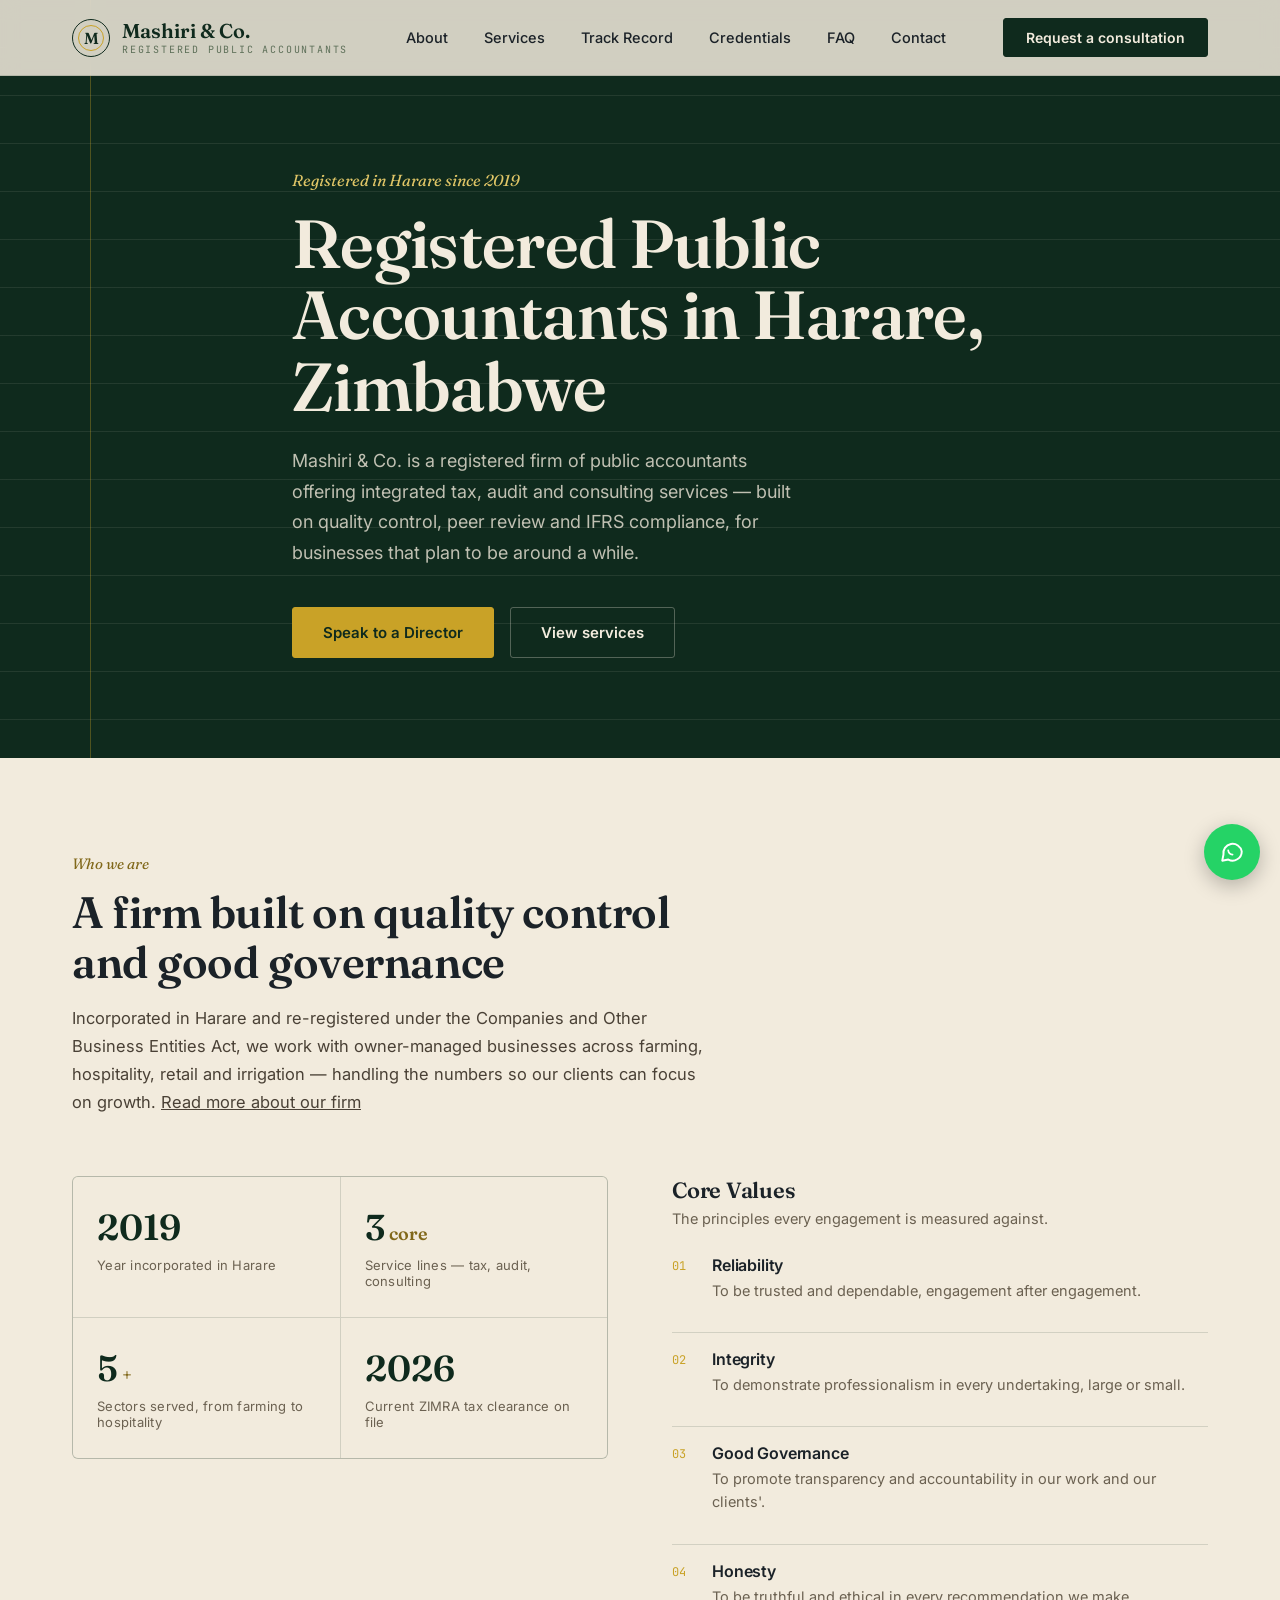
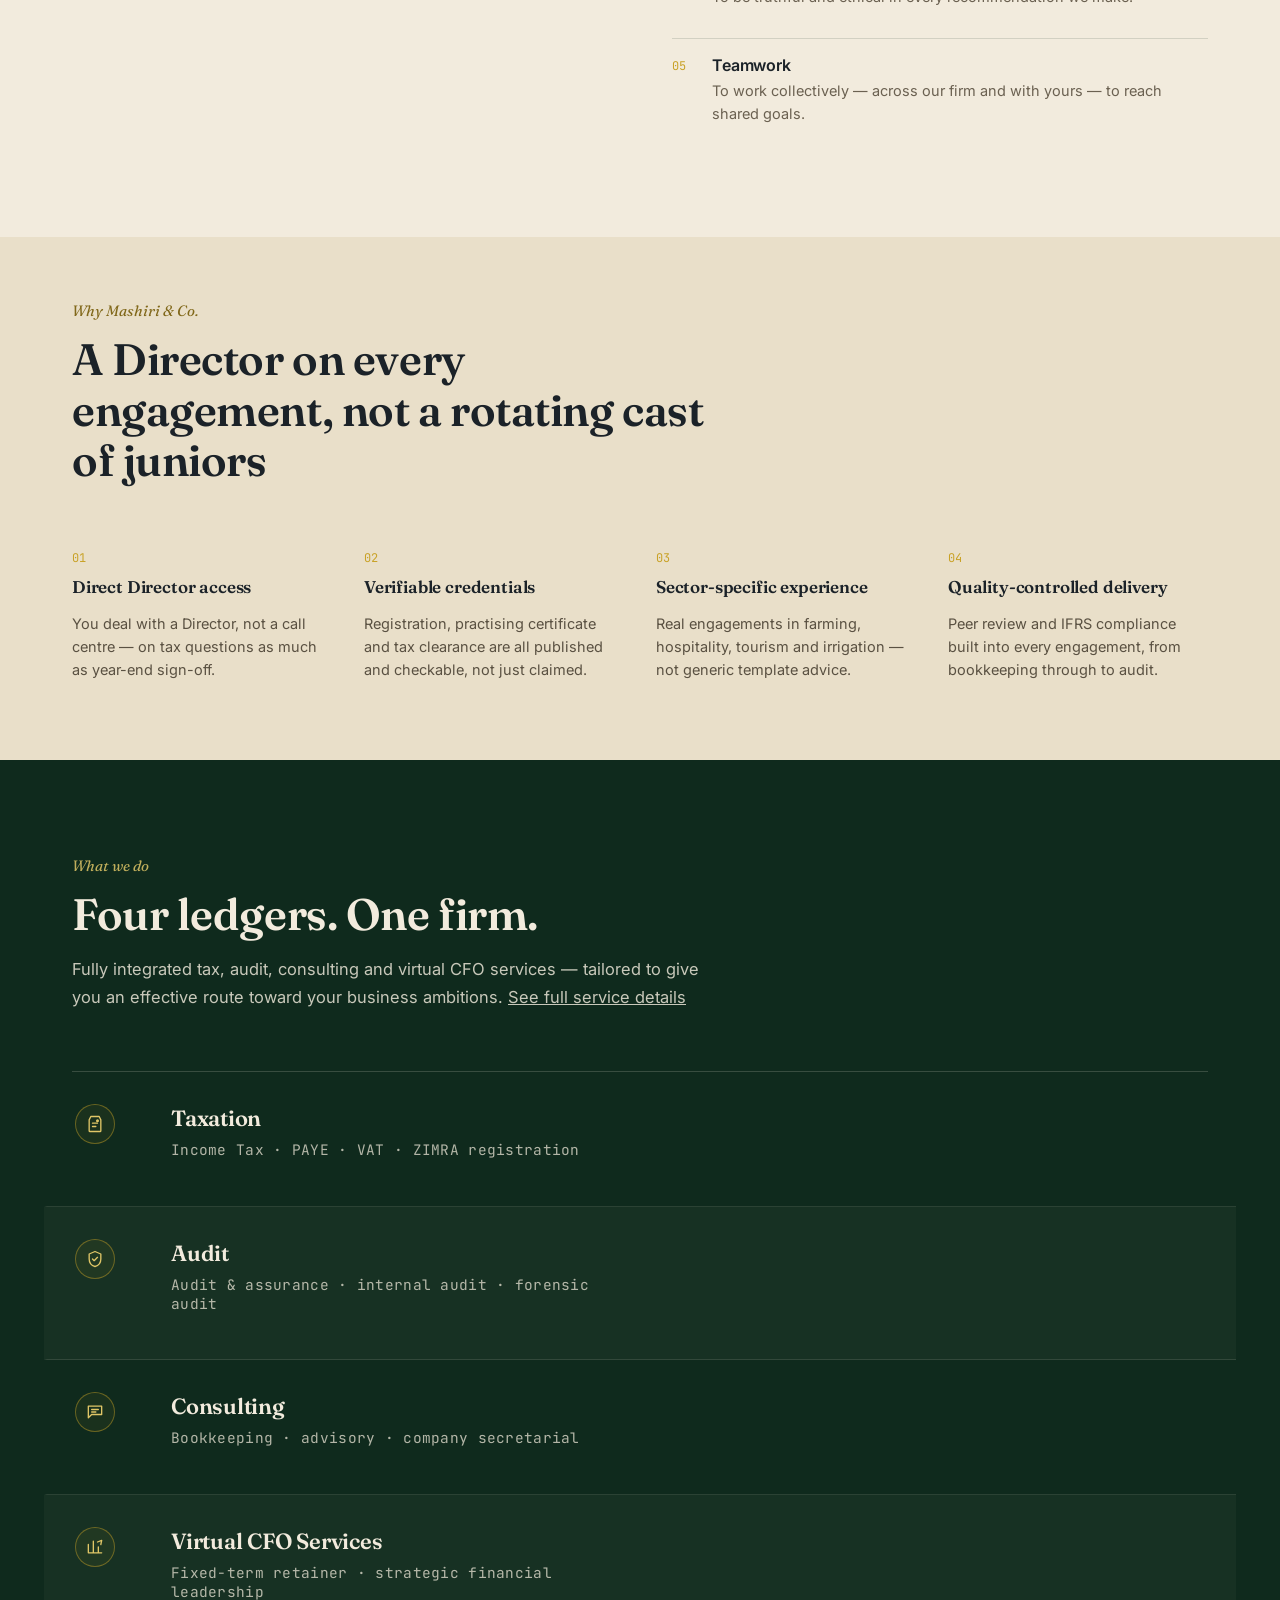
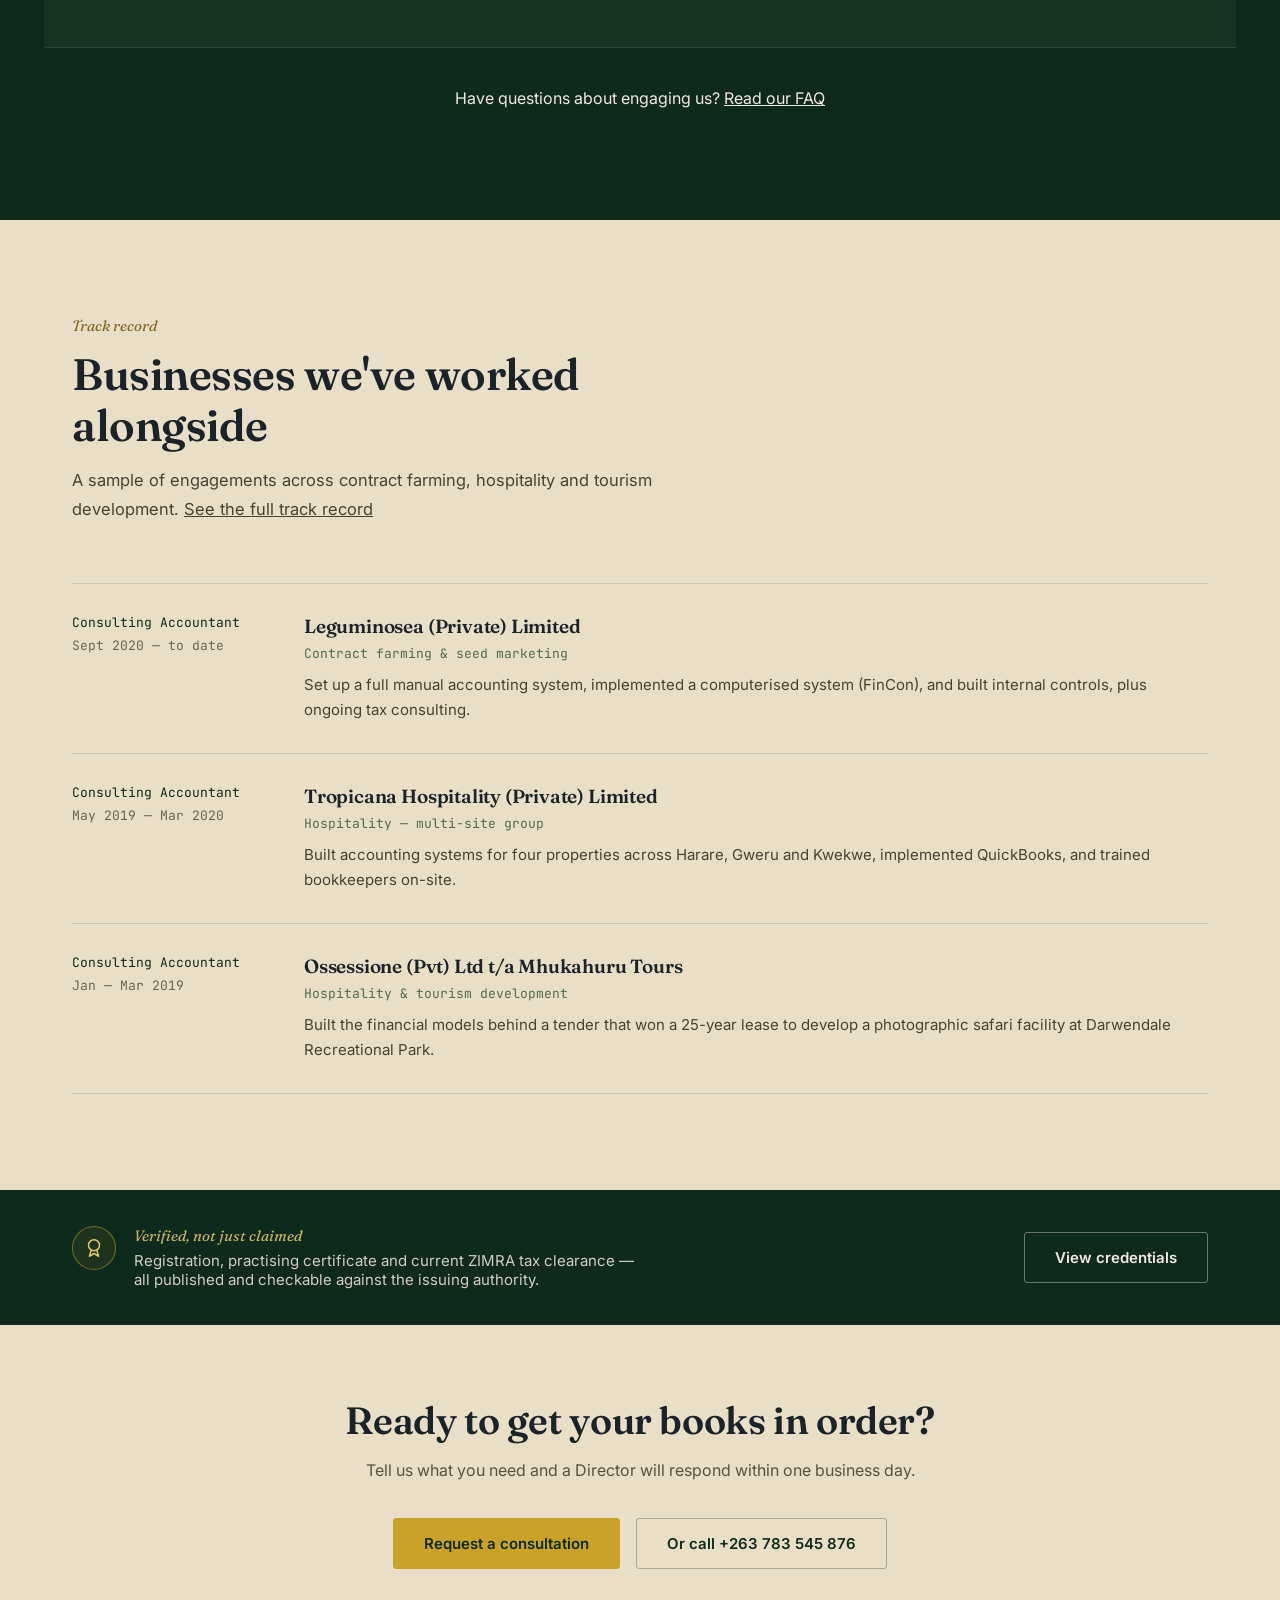
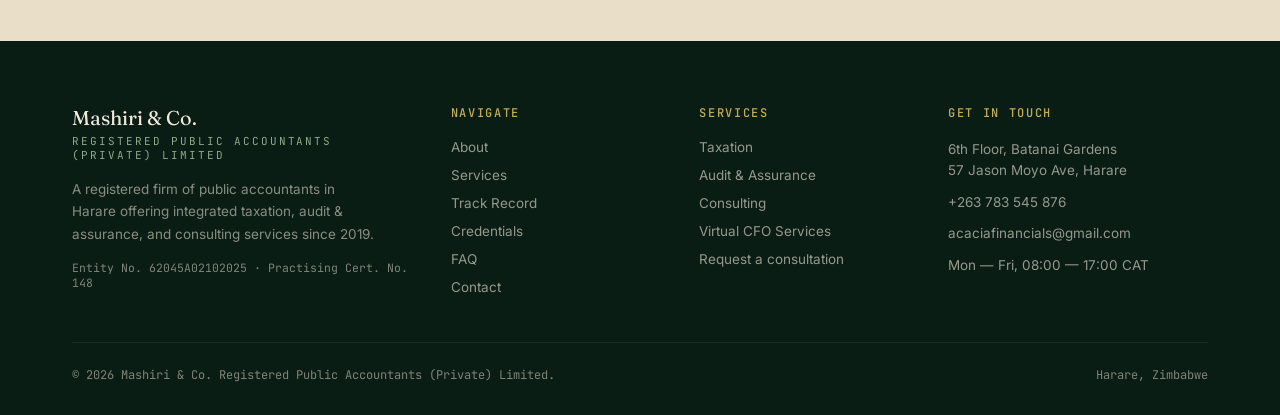
<file: index.html>
<!DOCTYPE html>
<html lang="en" class="no-js">
<head>
<script>document.documentElement.classList.remove('no-js');</script>
<meta charset="UTF-8">
<meta name="viewport" content="width=device-width, initial-scale=1.0">
<title>Registered Public Accountants | Mashiri &amp; Co. — Harare</title>
<meta name="description" content="Mashiri &amp; Co. is a registered firm of public accountants in Harare, Zimbabwe offering integrated taxation, audit &amp; assurance, and consulting services.">
<meta name="keywords" content="public accountants Harare, registered accountants Zimbabwe, tax consultants Harare, audit firm Zimbabwe, IFRS compliance, ZIMRA tax clearance, bookkeeping Harare">
<meta name="robots" content="index, follow">
<meta name="theme-color" content="#0F2A1D">
<link rel="canonical" href="https://www.mashiriandco.co.zw/">
<link rel="icon" href="data:image/svg+xml,%3Csvg xmlns='http://www.w3.org/2000/svg' viewBox='0 0 40 40'%3E%3Crect width='40' height='40' rx='8' fill='%230F2A1D'/%3E%3Ccircle cx='20' cy='20' r='13' fill='none' stroke='%23F2EBDD' stroke-width='1.5'/%3E%3Ccircle cx='20' cy='20' r='9' fill='none' stroke='%23C9A227' stroke-width='1'/%3E%3Ctext x='20' y='25' font-family='Georgia,serif' font-size='16' font-weight='600' fill='%23F2EBDD' text-anchor='middle'%3EM%3C/text%3E%3C/svg%3E">
<link rel="icon" type="image/png" sizes="32x32" href="favicon-32.png">
<link rel="icon" type="image/png" sizes="16x16" href="favicon-16.png">
<link rel="apple-touch-icon" sizes="180x180" href="apple-touch-icon.png">

<meta name="geo.region" content="ZW-HA">
<meta name="geo.placename" content="Harare">
<meta name="geo.position" content="-17.8292;31.0522">
<meta name="ICBM" content="-17.8292, 31.0522">

<meta property="og:type" content="website">
<meta property="og:site_name" content="Mashiri &amp; Co.">
<meta property="og:title" content="Registered Public Accountants | Mashiri &amp; Co. — Harare">
<meta property="og:description" content="Mashiri &amp; Co. is a registered firm of public accountants in Harare, Zimbabwe offering integrated taxation, audit &amp; assurance, and consulting services.">
<meta property="og:url" content="https://www.mashiriandco.co.zw/">
<meta property="og:image" content="https://www.mashiriandco.co.zw/og-image.jpg">
<meta property="og:image:width" content="1200">
<meta property="og:image:height" content="630">
<meta property="og:locale" content="en_ZW">
<meta name="twitter:card" content="summary_large_image">
<meta name="twitter:title" content="Registered Public Accountants | Mashiri &amp; Co. — Harare">
<meta name="twitter:description" content="Mashiri &amp; Co. is a registered firm of public accountants in Harare, Zimbabwe offering integrated taxation, audit &amp; assurance, and consulting services.">
<meta name="twitter:image" content="https://www.mashiriandco.co.zw/og-image.jpg">

<script type="application/ld+json">
{
  "@context": "https://schema.org",
  
    "@type": "AccountingService",
    "name": "Mashiri & Co. Registered Public Accountants (Private) Limited",
    "url": "https://www.mashiriandco.co.zw/",
    "logo": "https://www.mashiriandco.co.zw/og-image.jpg",
    "image": "https://www.mashiriandco.co.zw/og-image.jpg",
    "email": "acaciafinancials@gmail.com",
    "telephone": ["+263783545876", "+263718794615"],
    "address": {
      "@type": "PostalAddress",
      "streetAddress": "6th Floor, Batanai Gardens, 57 Jason Moyo Ave",
      "addressLocality": "Harare",
      "addressCountry": "ZW"
    },
    "geo": {
      "@type": "GeoCoordinates",
      "latitude": -17.8292,
      "longitude": 31.0522
    },
    "hasMap": "https://maps.google.com/?q=Batanai+Gardens+57+Jason+Moyo+Ave+Harare",
    "areaServed": ["Harare", "Bulawayo", "Zimbabwe"],
    "openingHoursSpecification": {
      "@type": "OpeningHoursSpecification",
      "dayOfWeek": ["Monday","Tuesday","Wednesday","Thursday","Friday"],
      "opens": "08:00",
      "closes": "17:00"
    },
    "priceRange": "$$",
    "sameAs": ["https://www.facebook.com/"]
  }
</script>

<link rel="preconnect" href="https://fonts.googleapis.com">
<link rel="preconnect" href="https://fonts.gstatic.com" crossorigin>
<link rel="stylesheet" href="https://fonts.googleapis.com/css2?family=Fraunces:opsz,wght@9..144,400;9..144,500;9..144,600&family=Inter:wght@400;500;600&family=JetBrains+Mono:wght@400;500&display=swap" media="print" onload="this.media='all'">
<noscript><link rel="stylesheet" href="https://fonts.googleapis.com/css2?family=Fraunces:opsz,wght@9..144,400;9..144,500;9..144,600&family=Inter:wght@400;500;600&family=JetBrains+Mono:wght@400;500&display=swap"></noscript>
<link rel="stylesheet" href="style.css">
</head>
<body>

<a href="#top" class="skip-link">Skip to main content</a>

<header id="site-header">
  <div class="nav">
    <a href="index.html" class="brand" aria-current="page">
      <div class="brand-mark">M</div>
      <div class="brand-name">Mashiri &amp; Co.
        <span>REGISTERED PUBLIC ACCOUNTANTS</span>
      </div>
    </a>
    <div class="nav-mobile-panel" id="nav-mobile-panel">
      <nav class="links" id="nav-links" aria-label="Main navigation">
        <ul role="list">
          <li><a href="about.html">About</a></li>
          <li><a href="services.html">Services</a></li>
          <li><a href="track-record.html">Track Record</a></li>
          <li><a href="credentials.html">Credentials</a></li>
          <li><a href="faq.html">FAQ</a></li>
          <li><a href="contact.html">Contact</a></li>
        </ul>
      </nav>
      <a href="contact.html" class="nav-cta" id="nav-cta">Request a consultation</a>
    </div>
    <button class="menu-toggle" id="menu-toggle" aria-label="Toggle menu" aria-expanded="false" aria-controls="nav-links">
      <svg width="24" height="24" viewBox="0 0 24 24" fill="none" stroke="currentColor" stroke-width="2" stroke-linecap="round" aria-hidden="true" focusable="false"><line x1="3" y1="6" x2="21" y2="6"/><line x1="3" y1="12" x2="21" y2="12"/><line x1="3" y1="18" x2="21" y2="18"/></svg>
    </button>
  </div>
</header>

<main id="top" tabindex="-1">


  <!-- ============ HERO ============ -->
  <section class="hero">
    <div class="wrap hero-inner hero-single">
      <div>
        <div class="eyebrow">Registered in Harare since 2019</div>
        <h1>Registered Public Accountants in Harare, Zimbabwe</h1>
        <p class="lead">Mashiri &amp; Co. is a registered firm of public accountants offering integrated tax, audit and consulting services &mdash; built on quality control, peer review and IFRS compliance, for businesses that plan to be around a while.</p>
        <div class="hero-cta-row">
          <a href="contact.html" class="btn-primary">Speak to a Director</a>
          <a href="services.html" class="btn-secondary">View services</a>
        </div>
      </div>
    </div>
  </section>

  <!-- ============ ABOUT (teaser) ============ -->
  <section class="about" id="about">
    <div class="wrap">
      <div class="section-head reveal">
        <div class="section-eyebrow">Who we are</div>
        <h2>A firm built on quality control and good governance</h2>
        <p>Incorporated in Harare and re-registered under the Companies and Other Business Entities Act, we work with owner-managed businesses across farming, hospitality, retail and irrigation &mdash; handling the numbers so our clients can focus on growth. <a href="about.html">Read more about our firm</a></p>
      </div>

      <div class="about-grid">
        <div class="about-text reveal">
          <div class="stat-grid">
            <div class="stat">
              <div class="num">2019</div>
              <div class="label">Year incorporated in Harare</div>
            </div>
            <div class="stat">
              <div class="num">3<span class="unit">core</span></div>
              <div class="label">Service lines &mdash; tax, audit, consulting</div>
            </div>
            <div class="stat">
              <div class="num">5<span class="unit">+</span></div>
              <div class="label">Sectors served, from farming to hospitality</div>
            </div>
            <div class="stat">
              <div class="num">2026</div>
              <div class="label">Current ZIMRA tax clearance on file</div>
            </div>
          </div>
        </div>

        <div class="reveal">
          <h3 class="values-heading">Core Values</h3>
          <p class="values-subhead">The principles every engagement is measured against.</p>
          <div class="values-list">
            <div class="value-item">
              <span class="value-mark mono">01</span>
              <div>
                <h4>Reliability</h4>
                <p>To be trusted and dependable, engagement after engagement.</p>
              </div>
            </div>
            <div class="value-item">
              <span class="value-mark mono">02</span>
              <div>
                <h4>Integrity</h4>
                <p>To demonstrate professionalism in every undertaking, large or small.</p>
              </div>
            </div>
            <div class="value-item">
              <span class="value-mark mono">03</span>
              <div>
                <h4>Good Governance</h4>
                <p>To promote transparency and accountability in our work and our clients'.</p>
              </div>
            </div>
            <div class="value-item">
              <span class="value-mark mono">04</span>
              <div>
                <h4>Honesty</h4>
                <p>To be truthful and ethical in every recommendation we make.</p>
              </div>
            </div>
            <div class="value-item">
              <span class="value-mark mono">05</span>
              <div>
                <h4>Teamwork</h4>
                <p>To work collectively &mdash; across our firm and with yours &mdash; to reach shared goals.</p>
              </div>
            </div>
          </div>
        </div>
      </div>
    </div>
  </section>

  <!-- ============ WHY US ============ -->
  <section class="why-us">
    <div class="wrap">
      <div class="section-head reveal">
        <div class="section-eyebrow">Why Mashiri &amp; Co.</div>
        <h2>A Director on every engagement, not a rotating cast of juniors</h2>
      </div>
      <div class="why-grid">
        <div class="why-item reveal">
          <span class="value-mark mono">01</span>
          <h3>Direct Director access</h3>
          <p>You deal with a Director, not a call centre &mdash; on tax questions as much as year-end sign-off.</p>
        </div>
        <div class="why-item reveal">
          <span class="value-mark mono">02</span>
          <h3>Verifiable credentials</h3>
          <p>Registration, practising certificate and tax clearance are all published and checkable, not just claimed.</p>
        </div>
        <div class="why-item reveal">
          <span class="value-mark mono">03</span>
          <h3>Sector-specific experience</h3>
          <p>Real engagements in farming, hospitality, tourism and irrigation &mdash; not generic template advice.</p>
        </div>
        <div class="why-item reveal">
          <span class="value-mark mono">04</span>
          <h3>Quality-controlled delivery</h3>
          <p>Peer review and IFRS compliance built into every engagement, from bookkeeping through to audit.</p>
        </div>
      </div>
    </div>
  </section>

  <!-- ============ SERVICES (teaser) ============ -->
  <section class="services" id="services">
    <div class="wrap">
      <div class="section-head reveal">
        <div class="section-eyebrow">What we do</div>
        <h2>Four ledgers. One firm.</h2>
        <p>Fully integrated tax, audit, consulting and virtual CFO services &mdash; tailored to give you an effective route toward your business ambitions. <a href="services.html">See full service details</a></p>
      </div>

      <div class="ledger-table">
        <div class="ledger-entry reveal">
          <div>
            <span class="entry-icon"><svg viewBox="0 0 24 24" stroke-width="1.6" stroke-linecap="round" stroke-linejoin="round"><path d="M7 3h10l2 4v13a1 1 0 0 1-1 1H6a1 1 0 0 1-1-1V7z"/><path d="M9 11h6M9 15h4"/><circle cx="15" cy="8" r="1"/></svg></span>
          </div>
          <div class="entry-title">
            <h3><a href="services.html#taxation">Taxation</a></h3>
            <p>Income Tax &middot; PAYE &middot; VAT &middot; ZIMRA registration</p>
          </div>
        </div>
        <div class="ledger-entry reveal">
          <div>
            <span class="entry-icon"><svg viewBox="0 0 24 24" stroke-width="1.6" stroke-linecap="round" stroke-linejoin="round"><path d="M12 3l7 3v6c0 5-3.2 8-7 9-3.8-1-7-4-7-9V6z"/><path d="M9 12l2 2 4-4"/></svg></span>
          </div>
          <div class="entry-title">
            <h3><a href="services.html#audit">Audit</a></h3>
            <p>Audit &amp; assurance &middot; internal audit &middot; forensic audit</p>
          </div>
        </div>
        <div class="ledger-entry reveal">
          <div>
            <span class="entry-icon"><svg viewBox="0 0 24 24" stroke-width="1.6" stroke-linecap="round" stroke-linejoin="round"><path d="M4 5h16v10H8l-4 4z"/><path d="M8 9h8M8 12h5"/></svg></span>
          </div>
          <div class="entry-title">
            <h3><a href="services.html#consulting">Consulting</a></h3>
            <p>Bookkeeping &middot; advisory &middot; company secretarial</p>
          </div>
        </div>
        <div class="ledger-entry reveal">
          <div>
            <span class="entry-icon"><svg viewBox="0 0 24 24" stroke-width="1.6" stroke-linecap="round" stroke-linejoin="round"><path d="M4 19V9M10 19V5M16 19v-7M20 19H4"/><path d="M15 6l5-2 -1 5"/></svg></span>
          </div>
          <div class="entry-title">
            <h3><a href="services.html#virtual-cfo">Virtual CFO Services</a></h3>
            <p>Fixed-term retainer &middot; strategic financial leadership</p>
          </div>
        </div>
      </div>
      <p class="services-cta reveal">Have questions about engaging us? <a href="faq.html">Read our FAQ</a></p>
    </div>
  </section>

  <!-- ============ TRACK RECORD (teaser) ============ -->
  <section class="journal" id="track-record">
    <div class="wrap">
      <div class="section-head reveal">
        <div class="section-eyebrow">Track record</div>
        <h2>Businesses we've worked alongside</h2>
        <p>A sample of engagements across contract farming, hospitality and tourism development. <a href="track-record.html">See the full track record</a></p>
      </div>

      <div class="journal-list">
        <div class="journal-entry reveal">
          <div class="journal-meta">
            Consulting Accountant
            <span class="duration">Sept 2020 &mdash; to date</span>
          </div>
          <div class="journal-body">
            <h3><a href="track-record.html">Leguminosea (Private) Limited</a></h3>
            <span class="industry mono">Contract farming &amp; seed marketing</span>
            <p class="summary">Set up a full manual accounting system, implemented a computerised system (FinCon), and built internal controls, plus ongoing tax consulting.</p>
          </div>
        </div>

        <div class="journal-entry reveal">
          <div class="journal-meta">
            Consulting Accountant
            <span class="duration">May 2019 &mdash; Mar 2020</span>
          </div>
          <div class="journal-body">
            <h3><a href="track-record.html">Tropicana Hospitality (Private) Limited</a></h3>
            <span class="industry mono">Hospitality &mdash; multi-site group</span>
            <p class="summary">Built accounting systems for four properties across Harare, Gweru and Kwekwe, implemented QuickBooks, and trained bookkeepers on-site.</p>
          </div>
        </div>

        <div class="journal-entry reveal">
          <div class="journal-meta">
            Consulting Accountant
            <span class="duration">Jan &mdash; Mar 2019</span>
          </div>
          <div class="journal-body">
            <h3><a href="track-record.html">Ossessione (Pvt) Ltd t/a Mhukahuru Tours</a></h3>
            <span class="industry mono">Hospitality &amp; tourism development</span>
            <p class="summary">Built the financial models behind a tender that won a 25-year lease to develop a photographic safari facility at Darwendale Recreational Park.</p>
          </div>
        </div>
      </div>
    </div>
  </section>

  <!-- ============ CREDENTIALS (trust strip) ============ -->
  <section class="trust-strip">
    <div class="wrap">
      <div class="trust-strip-inner reveal">
        <div class="trust-strip-text">
          <span class="trust-icon"><svg viewBox="0 0 24 24" stroke-width="1.6" stroke-linecap="round" stroke-linejoin="round"><circle cx="12" cy="9" r="6"/><path d="M9 14l-2 7 5-3 5 3-2-7"/></svg></span>
          <div>
            <div class="section-eyebrow">Verified, not just claimed</div>
            <p>Registration, practising certificate and current ZIMRA tax clearance &mdash; all published and checkable against the issuing authority.</p>
          </div>
        </div>
        <a href="credentials.html" class="btn-secondary">View credentials</a>
      </div>
    </div>
  </section>

  <!-- ============ FINAL CTA ============ -->
  <section class="cta-banner">
    <div class="wrap cta-banner-inner reveal">
      <h2>Ready to get your books in order?</h2>
      <p>Tell us what you need and a Director will respond within one business day.</p>
      <div class="hero-cta-row">
        <a href="contact.html" class="btn-primary">Request a consultation</a>
        <a href="tel:+263783545876" class="btn-secondary">Or call +263 783 545 876</a>
      </div>
    </div>
  </section>

</main>

<footer>
  <div class="wrap">
    <div class="footer-grid">
      <div class="footer-col footer-brand-col">
        <div class="footer-brand">
          Mashiri &amp; Co.
          <span>REGISTERED PUBLIC ACCOUNTANTS (PRIVATE) LIMITED</span>
        </div>
        <p class="footer-desc">A registered firm of public accountants in Harare offering integrated taxation, audit &amp; assurance, and consulting services since 2019.</p>
        <p class="footer-reg mono">Entity No. 62045A02102025 &middot; Practising Cert. No. 148</p>
      </div>

      <div class="footer-col">
        <h2 class="footer-heading">Navigate</h2>
        <ul class="footer-links" role="list">
          <li><a href="about.html">About</a></li>
          <li><a href="services.html">Services</a></li>
          <li><a href="track-record.html">Track Record</a></li>
          <li><a href="credentials.html">Credentials</a></li>
          <li><a href="faq.html">FAQ</a></li>
          <li><a href="contact.html">Contact</a></li>
        </ul>
      </div>

      <div class="footer-col">
        <h2 class="footer-heading">Services</h2>
        <ul class="footer-links" role="list">
          <li><a href="services.html#taxation">Taxation</a></li>
          <li><a href="services.html#audit">Audit &amp; Assurance</a></li>
          <li><a href="services.html#consulting">Consulting</a></li>
          <li><a href="services.html#virtual-cfo">Virtual CFO Services</a></li>
          <li><a href="contact.html">Request a consultation</a></li>
        </ul>
      </div>

      <div class="footer-col">
        <h2 class="footer-heading">Get in touch</h2>
        <address class="footer-contact">
          6th Floor, Batanai Gardens<br>57 Jason Moyo Ave, Harare
        </address>
        <p class="footer-contact"><a href="tel:+263783545876">+263 783 545 876</a></p>
        <p class="footer-contact"><a href="mailto:acaciafinancials@gmail.com">acaciafinancials@gmail.com</a></p>
        <p class="footer-contact">Mon &mdash; Fri, 08:00 &mdash; 17:00 CAT</p>
      </div>
    </div>
    <div class="footer-bottom">
      <span>&copy; 2026 Mashiri &amp; Co. Registered Public Accountants (Private) Limited.</span>
      <span>Harare, Zimbabwe</span>
    </div>
  </div>
</footer>

<a href="https://wa.me/263783545876?text=Hi%2C%20I%27d%20like%20to%20enquire%20about%20your%20services." class="wa-float" target="_blank" rel="noopener noreferrer" aria-label="Chat with us on WhatsApp">
  <svg aria-hidden="true" focusable="false" width="26" height="26" viewBox="0 0 24 24" fill="none" stroke="currentColor" stroke-width="1.8" stroke-linecap="round" stroke-linejoin="round"><path d="M21 11.5a8.5 8.5 0 01-12.4 7.5L3 20l1.1-5.4A8.5 8.5 0 1121 11.5z"/><path d="M8.5 10.5c.3 2 2 3.7 4 4" stroke-width="1.6"/></svg>
</a>

<script src="main.js" defer></script>
</body>
</html>
</file>
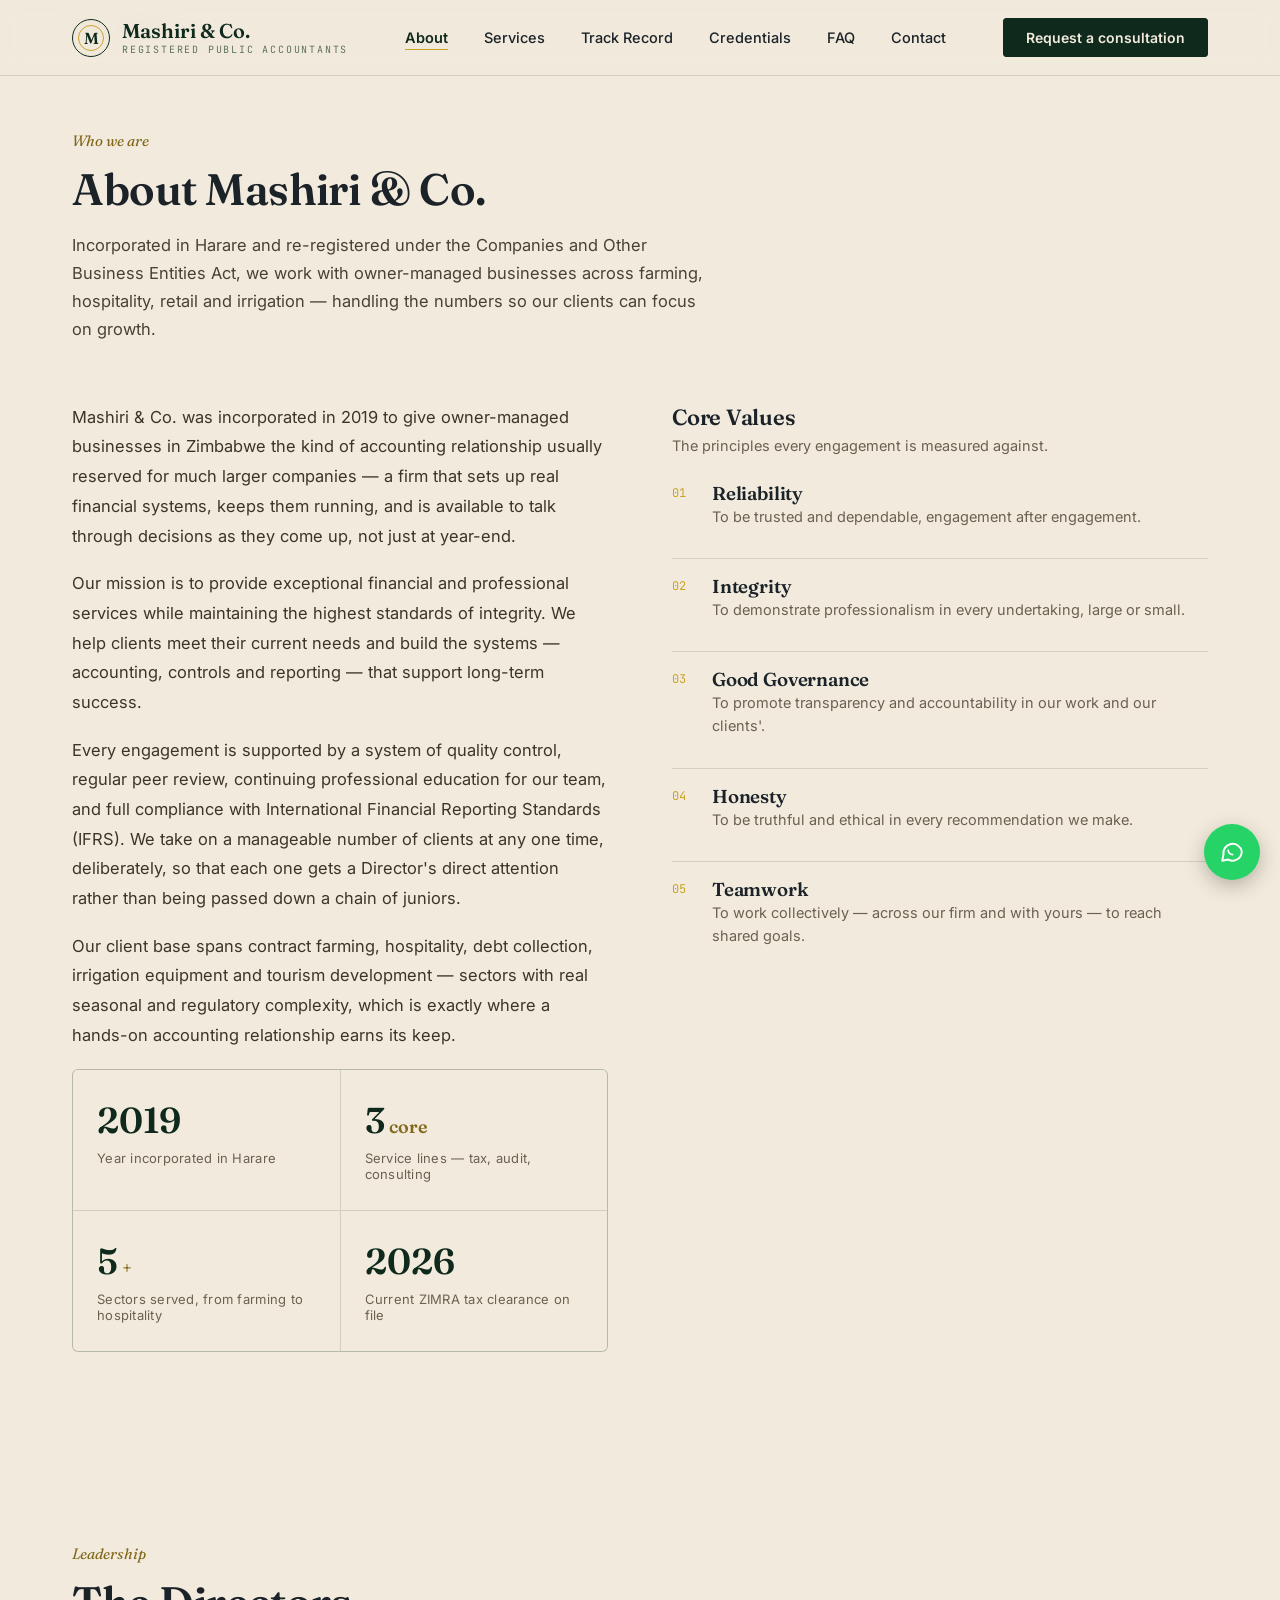
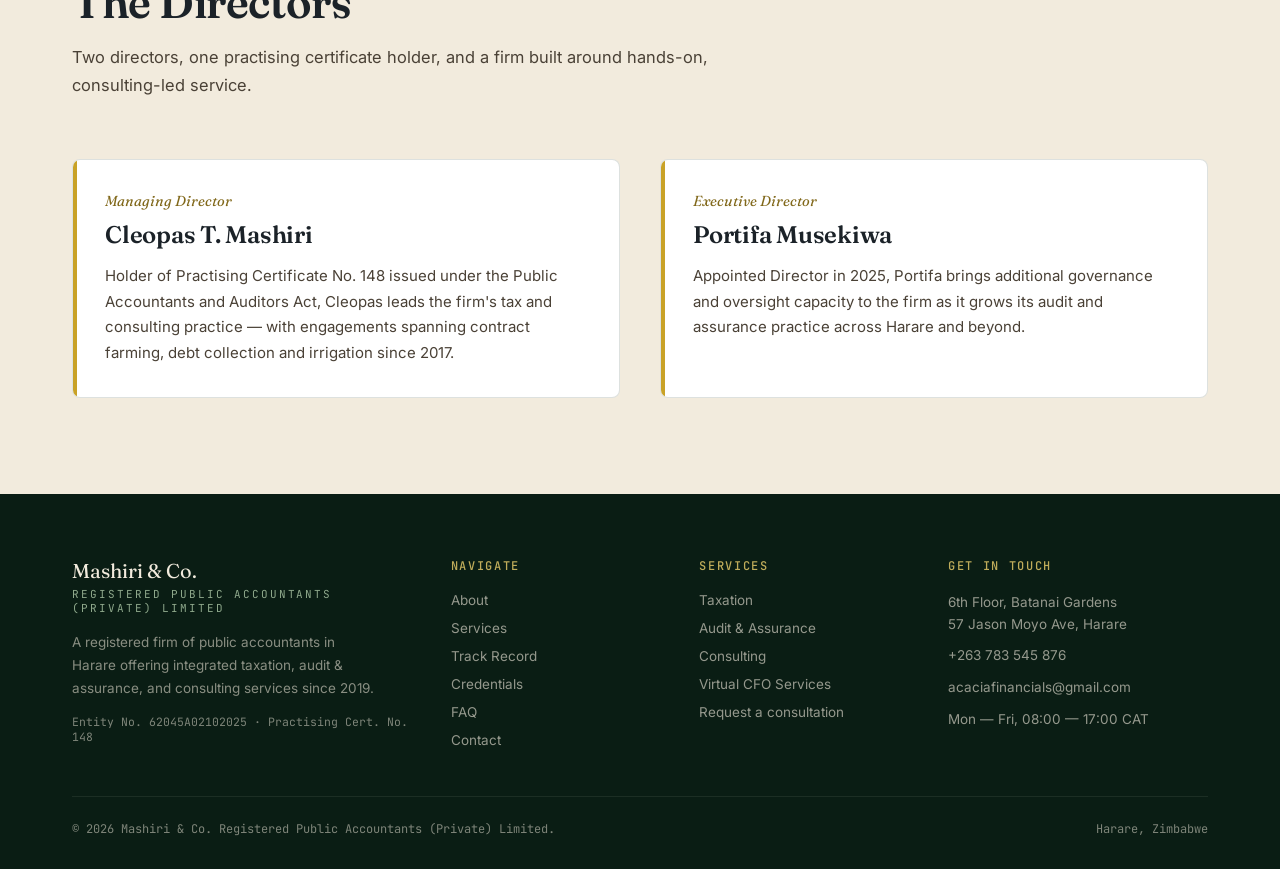
<file: about.html>
<!DOCTYPE html>
<html lang="en" class="no-js">
<head>
<script>document.documentElement.classList.remove('no-js');</script>
<meta charset="UTF-8">
<meta name="viewport" content="width=device-width, initial-scale=1.0">
<title>About Us | Mashiri &amp; Co. — Registered Public Accountants, Harare</title>
<meta name="description" content="Learn about Mashiri &amp; Co., a registered firm of public accountants in Harare, Zimbabwe founded in 2019, and meet our two directors.">
<meta name="keywords" content="about Mashiri and Co, accounting firm Harare history, Cleopas Mashiri, Portifa Musekiwa, public accountants directors Zimbabwe">
<meta name="robots" content="index, follow">
<meta name="theme-color" content="#0F2A1D">
<link rel="canonical" href="https://www.mashiriandco.co.zw/about.html">
<link rel="icon" href="data:image/svg+xml,%3Csvg xmlns='http://www.w3.org/2000/svg' viewBox='0 0 40 40'%3E%3Crect width='40' height='40' rx='8' fill='%230F2A1D'/%3E%3Ccircle cx='20' cy='20' r='13' fill='none' stroke='%23F2EBDD' stroke-width='1.5'/%3E%3Ccircle cx='20' cy='20' r='9' fill='none' stroke='%23C9A227' stroke-width='1'/%3E%3Ctext x='20' y='25' font-family='Georgia,serif' font-size='16' font-weight='600' fill='%23F2EBDD' text-anchor='middle'%3EM%3C/text%3E%3C/svg%3E">
<link rel="icon" type="image/png" sizes="32x32" href="favicon-32.png">
<link rel="icon" type="image/png" sizes="16x16" href="favicon-16.png">
<link rel="apple-touch-icon" sizes="180x180" href="apple-touch-icon.png">

<meta name="geo.region" content="ZW-HA">
<meta name="geo.placename" content="Harare">
<meta name="geo.position" content="-17.8292;31.0522">
<meta name="ICBM" content="-17.8292, 31.0522">

<meta property="og:type" content="website">
<meta property="og:site_name" content="Mashiri &amp; Co.">
<meta property="og:title" content="About Us | Mashiri &amp; Co. — Registered Public Accountants, Harare">
<meta property="og:description" content="Learn about Mashiri &amp; Co., a registered firm of public accountants in Harare, Zimbabwe founded in 2019, and meet our two directors.">
<meta property="og:url" content="https://www.mashiriandco.co.zw/about.html">
<meta property="og:image" content="https://www.mashiriandco.co.zw/og-image.jpg">
<meta property="og:image:width" content="1200">
<meta property="og:image:height" content="630">
<meta property="og:locale" content="en_ZW">
<meta name="twitter:card" content="summary_large_image">
<meta name="twitter:title" content="About Us | Mashiri &amp; Co. — Registered Public Accountants, Harare">
<meta name="twitter:description" content="Learn about Mashiri &amp; Co., a registered firm of public accountants in Harare, Zimbabwe founded in 2019, and meet our two directors.">
<meta name="twitter:image" content="https://www.mashiriandco.co.zw/og-image.jpg">

<script type="application/ld+json">
{
  "@context": "https://schema.org",
  "@type": "AboutPage",
  "mainEntity": {
    "@type": "AccountingService",
    "name": "Mashiri & Co. Registered Public Accountants (Private) Limited",
    "url": "https://www.mashiriandco.co.zw/",
    "logo": "https://www.mashiriandco.co.zw/og-image.jpg",
    "image": "https://www.mashiriandco.co.zw/og-image.jpg",
    "email": "acaciafinancials@gmail.com",
    "telephone": ["+263783545876", "+263718794615"],
    "address": {
      "@type": "PostalAddress",
      "streetAddress": "6th Floor, Batanai Gardens, 57 Jason Moyo Ave",
      "addressLocality": "Harare",
      "addressCountry": "ZW"
    },
    "geo": {
      "@type": "GeoCoordinates",
      "latitude": -17.8292,
      "longitude": 31.0522
    },
    "hasMap": "https://maps.google.com/?q=Batanai+Gardens+57+Jason+Moyo+Ave+Harare",
    "areaServed": ["Harare", "Bulawayo", "Zimbabwe"],
    "openingHoursSpecification": {
      "@type": "OpeningHoursSpecification",
      "dayOfWeek": ["Monday","Tuesday","Wednesday","Thursday","Friday"],
      "opens": "08:00",
      "closes": "17:00"
    },
    "priceRange": "$$",
    "sameAs": ["https://www.facebook.com/"]
  },
  "foundingDate": "2019-06-24"
}
</script>

<link rel="preconnect" href="https://fonts.googleapis.com">
<link rel="preconnect" href="https://fonts.gstatic.com" crossorigin>
<link rel="stylesheet" href="https://fonts.googleapis.com/css2?family=Fraunces:opsz,wght@9..144,400;9..144,500;9..144,600&family=Inter:wght@400;500;600&family=JetBrains+Mono:wght@400;500&display=swap" media="print" onload="this.media='all'">
<noscript><link rel="stylesheet" href="https://fonts.googleapis.com/css2?family=Fraunces:opsz,wght@9..144,400;9..144,500;9..144,600&family=Inter:wght@400;500;600&family=JetBrains+Mono:wght@400;500&display=swap"></noscript>
<link rel="stylesheet" href="style.css">
</head>
<body>

<a href="#top" class="skip-link">Skip to main content</a>

<header id="site-header">
  <div class="nav">
    <a href="index.html" class="brand">
      <div class="brand-mark">M</div>
      <div class="brand-name">Mashiri &amp; Co.
        <span>REGISTERED PUBLIC ACCOUNTANTS</span>
      </div>
    </a>
    <div class="nav-mobile-panel" id="nav-mobile-panel">
      <nav class="links" id="nav-links" aria-label="Main navigation">
      <ul role="list">
        <li><a href="about.html" aria-current="page">About</a></li>
        <li><a href="services.html">Services</a></li>
        <li><a href="track-record.html">Track Record</a></li>
        <li><a href="credentials.html">Credentials</a></li>
        <li><a href="faq.html">FAQ</a></li>
        <li><a href="contact.html">Contact</a></li>
      </ul>
    </nav>
      <a href="contact.html" class="nav-cta" id="nav-cta">Request a consultation</a>
    </div>
    <button class="menu-toggle" id="menu-toggle" aria-label="Toggle menu" aria-expanded="false" aria-controls="nav-links">
      <svg width="24" height="24" viewBox="0 0 24 24" fill="none" stroke="currentColor" stroke-width="2" stroke-linecap="round" aria-hidden="true" focusable="false"><line x1="3" y1="6" x2="21" y2="6"/><line x1="3" y1="12" x2="21" y2="12"/><line x1="3" y1="18" x2="21" y2="18"/></svg>
    </button>
  </div>
</header>

<main id="top" tabindex="-1">

<nav class="breadcrumb" aria-label="Breadcrumb">
  <ol>
    <li><a href="index.html">Home</a></li>
    <li aria-current="page">About</li>
  </ol>
</nav>

  <section class="about" id="about-full">
    <div class="wrap">
      <div class="section-head reveal">
        <div class="section-eyebrow">Who we are</div>
        <h1>About Mashiri &amp; Co.</h1>
        <p>Incorporated in Harare and re-registered under the Companies and Other Business Entities Act, we work with owner-managed businesses across farming, hospitality, retail and irrigation &mdash; handling the numbers so our clients can focus on growth.</p>
      </div>

      <div class="about-grid">
        <div class="about-text reveal">
          <p>Mashiri &amp; Co. was incorporated in 2019 to give owner-managed businesses in Zimbabwe the kind of accounting relationship usually reserved for much larger companies &mdash; a firm that sets up real financial systems, keeps them running, and is available to talk through decisions as they come up, not just at year-end.</p>
          <p>Our mission is to provide exceptional financial and professional services while maintaining the highest standards of integrity. We help clients meet their current needs and build the systems &mdash; accounting, controls and reporting &mdash; that support long-term success.</p>
          <p>Every engagement is supported by a system of quality control, regular peer review, continuing professional education for our team, and full compliance with International Financial Reporting Standards (IFRS). We take on a manageable number of clients at any one time, deliberately, so that each one gets a Director's direct attention rather than being passed down a chain of juniors.</p>
          <p>Our client base spans contract farming, hospitality, debt collection, irrigation equipment and tourism development &mdash; sectors with real seasonal and regulatory complexity, which is exactly where a hands-on accounting relationship earns its keep.</p>

          <div class="stat-grid">
            <div class="stat">
              <div class="num">2019</div>
              <div class="label">Year incorporated in Harare</div>
            </div>
            <div class="stat">
              <div class="num">3<span class="unit">core</span></div>
              <div class="label">Service lines &mdash; tax, audit, consulting</div>
            </div>
            <div class="stat">
              <div class="num">5<span class="unit">+</span></div>
              <div class="label">Sectors served, from farming to hospitality</div>
            </div>
            <div class="stat">
              <div class="num">2026</div>
              <div class="label">Current ZIMRA tax clearance on file</div>
            </div>
          </div>
        </div>

        <div class="reveal">
          <h2 class="values-heading">Core Values</h2>
          <p class="values-subhead">The principles every engagement is measured against.</p>
          <div class="values-list">
            <div class="value-item">
              <span class="value-mark mono">01</span>
              <div>
                <h3>Reliability</h3>
                <p>To be trusted and dependable, engagement after engagement.</p>
              </div>
            </div>
            <div class="value-item">
              <span class="value-mark mono">02</span>
              <div>
                <h3>Integrity</h3>
                <p>To demonstrate professionalism in every undertaking, large or small.</p>
              </div>
            </div>
            <div class="value-item">
              <span class="value-mark mono">03</span>
              <div>
                <h3>Good Governance</h3>
                <p>To promote transparency and accountability in our work and our clients'.</p>
              </div>
            </div>
            <div class="value-item">
              <span class="value-mark mono">04</span>
              <div>
                <h3>Honesty</h3>
                <p>To be truthful and ethical in every recommendation we make.</p>
              </div>
            </div>
            <div class="value-item">
              <span class="value-mark mono">05</span>
              <div>
                <h3>Teamwork</h3>
                <p>To work collectively &mdash; across our firm and with yours &mdash; to reach shared goals.</p>
              </div>
            </div>
          </div>
        </div>
      </div>
    </div>
  </section>

  <!-- ============ TEAM ============ -->
  <section class="team" id="team">
    <div class="wrap">
      <div class="section-head reveal">
        <div class="section-eyebrow">Leadership</div>
        <h2>The Directors</h2>
        <p>Two directors, one practising certificate holder, and a firm built around hands-on, consulting-led service.</p>
      </div>

      <div class="team-grid">
        <div class="team-card reveal">
          <div class="role">Managing Director</div>
          <h3>Cleopas T. Mashiri</h3>
          <p>Holder of Practising Certificate No. 148 issued under the Public Accountants and Auditors Act, Cleopas leads the firm's tax and consulting practice &mdash; with engagements spanning contract farming, debt collection and irrigation since 2017.</p>
        </div>
        <div class="team-card reveal">
          <div class="role">Executive Director</div>
          <h3>Portifa Musekiwa</h3>
          <p>Appointed Director in 2025, Portifa brings additional governance and oversight capacity to the firm as it grows its audit and assurance practice across Harare and beyond.</p>
        </div>
      </div>
    </div>
  </section>

</main>

<footer>
  <div class="wrap">
    <div class="footer-grid">
      <div class="footer-col footer-brand-col">
        <div class="footer-brand">
          Mashiri &amp; Co.
          <span>REGISTERED PUBLIC ACCOUNTANTS (PRIVATE) LIMITED</span>
        </div>
        <p class="footer-desc">A registered firm of public accountants in Harare offering integrated taxation, audit &amp; assurance, and consulting services since 2019.</p>
        <p class="footer-reg mono">Entity No. 62045A02102025 &middot; Practising Cert. No. 148</p>
      </div>

      <div class="footer-col">
        <h2 class="footer-heading">Navigate</h2>
        <ul class="footer-links" role="list">
          <li><a href="about.html">About</a></li>
          <li><a href="services.html">Services</a></li>
          <li><a href="track-record.html">Track Record</a></li>
          <li><a href="credentials.html">Credentials</a></li>
          <li><a href="faq.html">FAQ</a></li>
          <li><a href="contact.html">Contact</a></li>
        </ul>
      </div>

      <div class="footer-col">
        <h2 class="footer-heading">Services</h2>
        <ul class="footer-links" role="list">
          <li><a href="services.html#taxation">Taxation</a></li>
          <li><a href="services.html#audit">Audit &amp; Assurance</a></li>
          <li><a href="services.html#consulting">Consulting</a></li>
          <li><a href="services.html#virtual-cfo">Virtual CFO Services</a></li>
          <li><a href="contact.html">Request a consultation</a></li>
        </ul>
      </div>

      <div class="footer-col">
        <h2 class="footer-heading">Get in touch</h2>
        <address class="footer-contact">
          6th Floor, Batanai Gardens<br>57 Jason Moyo Ave, Harare
        </address>
        <p class="footer-contact"><a href="tel:+263783545876">+263 783 545 876</a></p>
        <p class="footer-contact"><a href="mailto:acaciafinancials@gmail.com">acaciafinancials@gmail.com</a></p>
        <p class="footer-contact">Mon &mdash; Fri, 08:00 &mdash; 17:00 CAT</p>
      </div>
    </div>
    <div class="footer-bottom">
      <span>&copy; 2026 Mashiri &amp; Co. Registered Public Accountants (Private) Limited.</span>
      <span>Harare, Zimbabwe</span>
    </div>
  </div>
</footer>

<a href="https://wa.me/263783545876?text=Hi%2C%20I%27d%20like%20to%20enquire%20about%20your%20services." class="wa-float" target="_blank" rel="noopener noreferrer" aria-label="Chat with us on WhatsApp">
  <svg aria-hidden="true" focusable="false" width="26" height="26" viewBox="0 0 24 24" fill="none" stroke="currentColor" stroke-width="1.8" stroke-linecap="round" stroke-linejoin="round"><path d="M21 11.5a8.5 8.5 0 01-12.4 7.5L3 20l1.1-5.4A8.5 8.5 0 1121 11.5z"/><path d="M8.5 10.5c.3 2 2 3.7 4 4" stroke-width="1.6"/></svg>
</a>

<script src="main.js" defer></script>
</body>
</html>
</file>
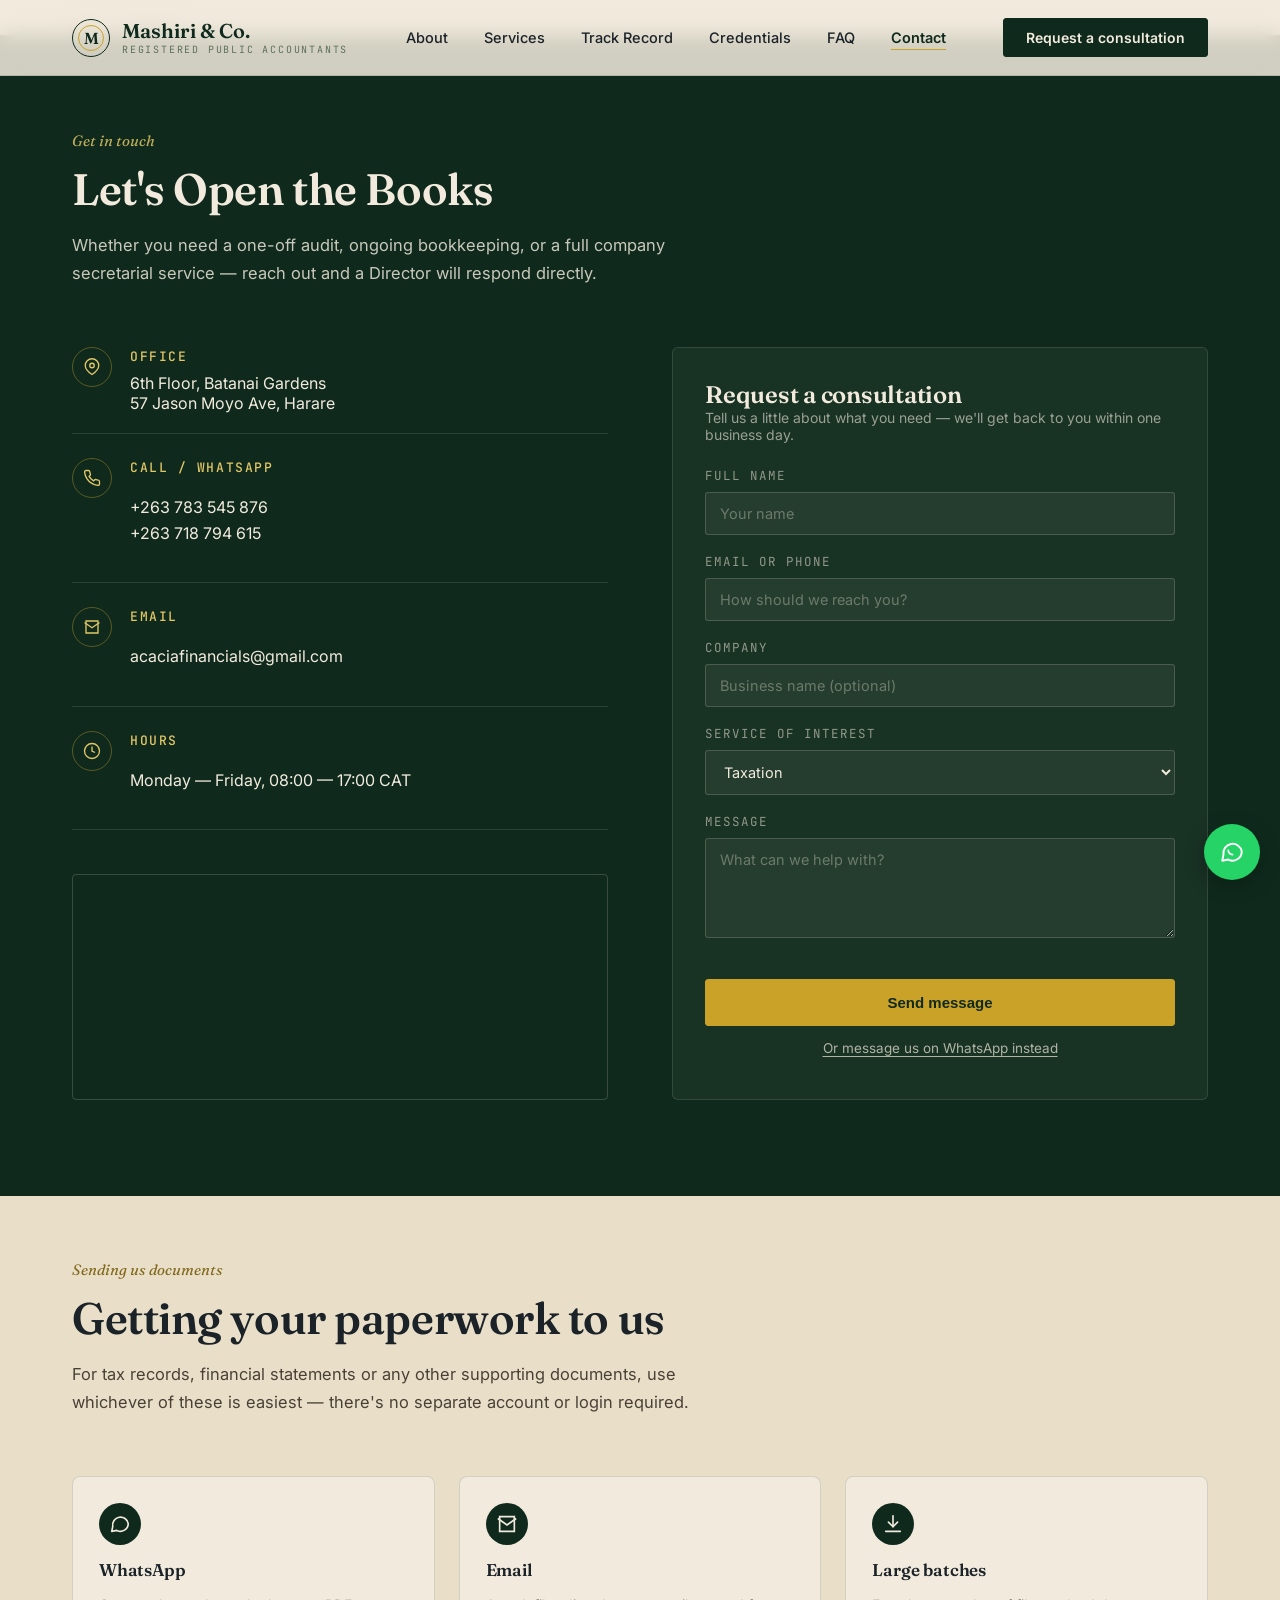
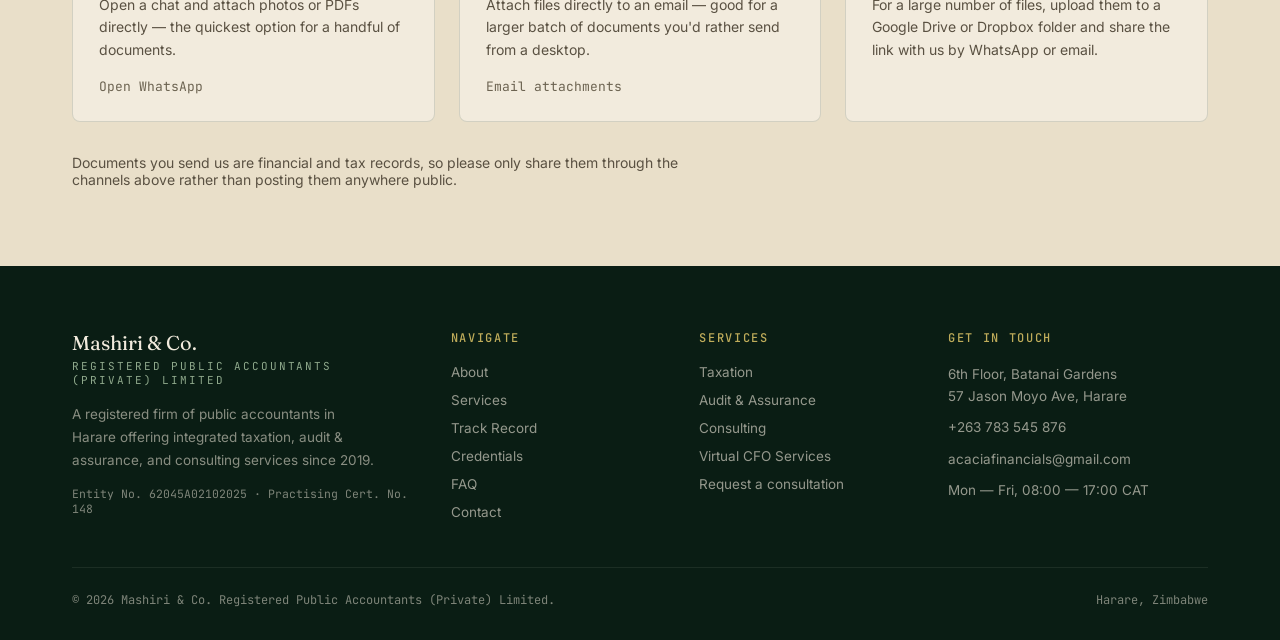
<file: contact.html>
<!DOCTYPE html>
<html lang="en" class="no-js">
<head>
<script>document.documentElement.classList.remove('no-js');</script>
<meta charset="UTF-8">
<meta name="viewport" content="width=device-width, initial-scale=1.0">
<title>Contact Us | Mashiri &amp; Co. — Registered Public Accountants, Harare</title>
<meta name="description" content="Contact Mashiri &amp; Co. in Harare, Zimbabwe for tax, audit and consulting services. Call, WhatsApp, email or request a consultation online.">
<meta name="keywords" content="contact accountants Harare, Mashiri and Co phone number, request accounting consultation Zimbabwe, Batanai Gardens Harare accountants">
<meta name="robots" content="index, follow">
<meta name="theme-color" content="#0F2A1D">
<link rel="canonical" href="https://www.mashiriandco.co.zw/contact.html">
<link rel="icon" href="data:image/svg+xml,%3Csvg xmlns='http://www.w3.org/2000/svg' viewBox='0 0 40 40'%3E%3Crect width='40' height='40' rx='8' fill='%230F2A1D'/%3E%3Ccircle cx='20' cy='20' r='13' fill='none' stroke='%23F2EBDD' stroke-width='1.5'/%3E%3Ccircle cx='20' cy='20' r='9' fill='none' stroke='%23C9A227' stroke-width='1'/%3E%3Ctext x='20' y='25' font-family='Georgia,serif' font-size='16' font-weight='600' fill='%23F2EBDD' text-anchor='middle'%3EM%3C/text%3E%3C/svg%3E">
<link rel="icon" type="image/png" sizes="32x32" href="favicon-32.png">
<link rel="icon" type="image/png" sizes="16x16" href="favicon-16.png">
<link rel="apple-touch-icon" sizes="180x180" href="apple-touch-icon.png">

<meta name="geo.region" content="ZW-HA">
<meta name="geo.placename" content="Harare">
<meta name="geo.position" content="-17.8292;31.0522">
<meta name="ICBM" content="-17.8292, 31.0522">

<meta property="og:type" content="website">
<meta property="og:site_name" content="Mashiri &amp; Co.">
<meta property="og:title" content="Contact Us | Mashiri &amp; Co. — Registered Public Accountants, Harare">
<meta property="og:description" content="Contact Mashiri &amp; Co. in Harare, Zimbabwe for tax, audit and consulting services. Call, WhatsApp, email or request a consultation online.">
<meta property="og:url" content="https://www.mashiriandco.co.zw/contact.html">
<meta property="og:image" content="https://www.mashiriandco.co.zw/og-image.jpg">
<meta property="og:image:width" content="1200">
<meta property="og:image:height" content="630">
<meta property="og:locale" content="en_ZW">
<meta name="twitter:card" content="summary_large_image">
<meta name="twitter:title" content="Contact Us | Mashiri &amp; Co. — Registered Public Accountants, Harare">
<meta name="twitter:description" content="Contact Mashiri &amp; Co. in Harare, Zimbabwe for tax, audit and consulting services. Call, WhatsApp, email or request a consultation online.">
<meta name="twitter:image" content="https://www.mashiriandco.co.zw/og-image.jpg">

<script type="application/ld+json">
{
  "@context": "https://schema.org",
  "@type": "ContactPage",
  "mainEntity": {
    "@type": "AccountingService",
    "name": "Mashiri & Co. Registered Public Accountants (Private) Limited",
    "url": "https://www.mashiriandco.co.zw/",
    "logo": "https://www.mashiriandco.co.zw/og-image.jpg",
    "image": "https://www.mashiriandco.co.zw/og-image.jpg",
    "email": "acaciafinancials@gmail.com",
    "telephone": ["+263783545876", "+263718794615"],
    "address": {
      "@type": "PostalAddress",
      "streetAddress": "6th Floor, Batanai Gardens, 57 Jason Moyo Ave",
      "addressLocality": "Harare",
      "addressCountry": "ZW"
    },
    "geo": {
      "@type": "GeoCoordinates",
      "latitude": -17.8292,
      "longitude": 31.0522
    },
    "hasMap": "https://maps.google.com/?q=Batanai+Gardens+57+Jason+Moyo+Ave+Harare",
    "areaServed": ["Harare", "Bulawayo", "Zimbabwe"],
    "openingHoursSpecification": {
      "@type": "OpeningHoursSpecification",
      "dayOfWeek": ["Monday","Tuesday","Wednesday","Thursday","Friday"],
      "opens": "08:00",
      "closes": "17:00"
    },
    "priceRange": "$$",
    "sameAs": ["https://www.facebook.com/"]
  }
}
</script>

<link rel="preconnect" href="https://fonts.googleapis.com">
<link rel="preconnect" href="https://fonts.gstatic.com" crossorigin>
<link rel="stylesheet" href="https://fonts.googleapis.com/css2?family=Fraunces:opsz,wght@9..144,400;9..144,500;9..144,600&family=Inter:wght@400;500;600&family=JetBrains+Mono:wght@400;500&display=swap" media="print" onload="this.media='all'">
<noscript><link rel="stylesheet" href="https://fonts.googleapis.com/css2?family=Fraunces:opsz,wght@9..144,400;9..144,500;9..144,600&family=Inter:wght@400;500;600&family=JetBrains+Mono:wght@400;500&display=swap"></noscript>
<link rel="stylesheet" href="style.css">
</head>
<body>

<a href="#top" class="skip-link">Skip to main content</a>

<header id="site-header">
  <div class="nav">
    <a href="index.html" class="brand">
      <div class="brand-mark">M</div>
      <div class="brand-name">Mashiri &amp; Co.
        <span>REGISTERED PUBLIC ACCOUNTANTS</span>
      </div>
    </a>
    <div class="nav-mobile-panel" id="nav-mobile-panel">
      <nav class="links" id="nav-links" aria-label="Main navigation">
      <ul role="list">
        <li><a href="about.html">About</a></li>
        <li><a href="services.html">Services</a></li>
        <li><a href="track-record.html">Track Record</a></li>
        <li><a href="credentials.html">Credentials</a></li>
        <li><a href="faq.html">FAQ</a></li>
        <li><a href="contact.html" aria-current="page">Contact</a></li>
      </ul>
    </nav>
      <a href="contact.html" class="nav-cta" id="nav-cta">Request a consultation</a>
    </div>
    <button class="menu-toggle" id="menu-toggle" aria-label="Toggle menu" aria-expanded="false" aria-controls="nav-links">
      <svg width="24" height="24" viewBox="0 0 24 24" fill="none" stroke="currentColor" stroke-width="2" stroke-linecap="round" aria-hidden="true" focusable="false"><line x1="3" y1="6" x2="21" y2="6"/><line x1="3" y1="12" x2="21" y2="12"/><line x1="3" y1="18" x2="21" y2="18"/></svg>
    </button>
  </div>
</header>

<main id="top" tabindex="-1">

<nav class="breadcrumb" aria-label="Breadcrumb">
  <ol>
    <li><a href="index.html">Home</a></li>
    <li aria-current="page">Contact</li>
  </ol>
</nav>

  <section class="contact" id="contact">
    <div class="wrap">
      <div class="section-head reveal">
        <div class="section-eyebrow">Get in touch</div>
        <h1>Let's Open the Books</h1>
        <p>Whether you need a one-off audit, ongoing bookkeeping, or a full company secretarial service &mdash; reach out and a Director will respond directly.</p>
      </div>

      <div class="contact-grid">
        <div class="contact-details reveal">
          <div class="contact-row">
            <div class="contact-icon">
              <svg aria-hidden="true" focusable="false" width="18" height="18" viewBox="0 0 24 24" fill="none" stroke="currentColor" stroke-width="1.8"><path d="M21 10c0 6-9 12-9 12s-9-6-9-12a9 9 0 1118 0z"/><circle cx="12" cy="10" r="3"/></svg>
            </div>
            <div>
              <p class="row-label">Office</p>
              <address>6th Floor, Batanai Gardens<br>57 Jason Moyo Ave, Harare</address>
            </div>
          </div>
          <div class="contact-row">
            <div class="contact-icon">
              <svg aria-hidden="true" focusable="false" width="18" height="18" viewBox="0 0 24 24" fill="none" stroke="currentColor" stroke-width="1.8"><path d="M22 16.92v3a2 2 0 01-2.18 2 19.79 19.79 0 01-8.63-3.07 19.5 19.5 0 01-6-6 19.79 19.79 0 01-3.07-8.67A2 2 0 014.11 2h3a2 2 0 012 1.72c.13.96.36 1.9.69 2.81a2 2 0 01-.45 2.11L8.09 9.91a16 16 0 006 6l1.27-1.27a2 2 0 012.11-.45c.91.33 1.85.56 2.81.69A2 2 0 0122 16.92z"/></svg>
            </div>
            <div>
              <p class="row-label">Call / WhatsApp</p>
              <p><a href="tel:+263783545876">+263 783 545 876</a><br><a href="tel:+263718794615">+263 718 794 615</a></p>
            </div>
          </div>
          <div class="contact-row">
            <div class="contact-icon">
              <svg aria-hidden="true" focusable="false" width="18" height="18" viewBox="0 0 24 24" fill="none" stroke="currentColor" stroke-width="1.8"><path d="M4 4h16v16H4V4z"/><path d="M22 6l-10 7L2 6"/></svg>
            </div>
            <div>
              <p class="row-label">Email</p>
              <p><a href="mailto:acaciafinancials@gmail.com">acaciafinancials@gmail.com</a></p>
            </div>
          </div>
          <div class="contact-row">
            <div class="contact-icon">
              <svg aria-hidden="true" focusable="false" width="18" height="18" viewBox="0 0 24 24" fill="none" stroke="currentColor" stroke-width="1.8"><circle cx="12" cy="12" r="10"/><path d="M12 6v6l4 2"/></svg>
            </div>
            <div>
              <p class="row-label">Hours</p>
              <p>Monday &mdash; Friday, 08:00 &mdash; 17:00 CAT</p>
            </div>
          </div>

          <div class="map-embed reveal">
            <iframe
              title="Mashiri & Co. office location map"
              src="https://maps.google.com/maps?q=Batanai%20Gardens%2C%2057%20Jason%20Moyo%20Ave%2C%20Harare&t=&z=15&ie=UTF8&iwloc=&output=embed"
              width="100%" height="220" style="border:0;" loading="lazy" referrerpolicy="no-referrer-when-downgrade">
            </iframe>
          </div>
        </div>

        <form class="form-card reveal" id="contact-form" novalidate>
          <h2>Request a consultation</h2>
          <div class="sub">Tell us a little about what you need &mdash; we'll get back to you within one business day.</div>

          <div class="field">
            <label for="cf-name">Full name</label>
            <input type="text" id="cf-name" name="name" autocomplete="name" placeholder="Your name" required>
          </div>
          <div class="field">
            <label for="cf-contact">Email or phone</label>
            <input type="text" id="cf-contact" name="contact" autocomplete="email" placeholder="How should we reach you?" required>
          </div>
          <div class="field">
            <label for="cf-company">Company</label>
            <input type="text" id="cf-company" name="company" autocomplete="organization" placeholder="Business name (optional)">
          </div>
          <div class="field">
            <label for="cf-service">Service of interest</label>
            <select id="cf-service" name="service">
              <option>Taxation</option>
              <option>Audit &amp; Assurance</option>
              <option>Consulting / Bookkeeping</option>
              <option>Company Secretarial</option>
              <option>Other</option>
            </select>
          </div>
          <div class="field">
            <label for="cf-message">Message</label>
            <textarea id="cf-message" name="message" placeholder="What can we help with?" required></textarea>
          </div>
          <div class="form-status" id="form-status" role="status" aria-live="polite"></div>
          <button type="submit" class="submit-btn">Send message</button>
          <a href="https://wa.me/263783545876?text=Hi%2C%20I%27d%20like%20to%20enquire%20about%20your%20services." class="whatsapp-btn" id="whatsapp-link">Or message us on WhatsApp instead</a>
        </form>
      </div>
    </div>
  </section>

  <!-- ============ SEND DOCUMENTS ============ -->
  <section class="send-docs">
    <div class="wrap">
      <div class="section-head reveal">
        <div class="section-eyebrow">Sending us documents</div>
        <h2>Getting your paperwork to us</h2>
        <p>For tax records, financial statements or any other supporting documents, use whichever of these is easiest &mdash; there's no separate account or login required.</p>
      </div>

      <div class="send-docs-grid">
        <div class="send-docs-card reveal">
          <div class="send-docs-icon">
            <svg aria-hidden="true" focusable="false" width="22" height="22" viewBox="0 0 24 24" fill="none" stroke="currentColor" stroke-width="1.8" stroke-linecap="round" stroke-linejoin="round"><path d="M21 11.5a8.5 8.5 0 01-12.4 7.5L3 20l1.1-5.4A8.5 8.5 0 1121 11.5z"/></svg>
          </div>
          <h3>WhatsApp</h3>
          <p>Open a chat and attach photos or PDFs directly &mdash; the quickest option for a handful of documents.</p>
          <a href="https://wa.me/263783545876?text=Hi%2C%20I%27d%20like%20to%20send%20through%20some%20documents." class="send-docs-link">Open WhatsApp</a>
        </div>

        <div class="send-docs-card reveal">
          <div class="send-docs-icon">
            <svg aria-hidden="true" focusable="false" width="22" height="22" viewBox="0 0 24 24" fill="none" stroke="currentColor" stroke-width="1.8"><path d="M4 4h16v16H4V4z"/><path d="M22 6l-10 7L2 6"/></svg>
          </div>
          <h3>Email</h3>
          <p>Attach files directly to an email &mdash; good for a larger batch of documents you'd rather send from a desktop.</p>
          <a href="mailto:acaciafinancials@gmail.com?subject=Documents%20from%20client" class="send-docs-link">Email attachments</a>
        </div>

        <div class="send-docs-card reveal">
          <div class="send-docs-icon">
            <svg aria-hidden="true" focusable="false" width="22" height="22" viewBox="0 0 24 24" fill="none" stroke="currentColor" stroke-width="1.8" stroke-linecap="round" stroke-linejoin="round"><path d="M12 3v12"/><path d="M7 10l5 5 5-5"/><path d="M4 20h16"/></svg>
          </div>
          <h3>Large batches</h3>
          <p>For a large number of files, upload them to a Google Drive or Dropbox folder and share the link with us by WhatsApp or email.</p>
        </div>
      </div>
      <p class="send-docs-note">Documents you send us are financial and tax records, so please only share them through the channels above rather than posting them anywhere public.</p>
    </div>
  </section>

</main>

<footer>
  <div class="wrap">
    <div class="footer-grid">
      <div class="footer-col footer-brand-col">
        <div class="footer-brand">
          Mashiri &amp; Co.
          <span>REGISTERED PUBLIC ACCOUNTANTS (PRIVATE) LIMITED</span>
        </div>
        <p class="footer-desc">A registered firm of public accountants in Harare offering integrated taxation, audit &amp; assurance, and consulting services since 2019.</p>
        <p class="footer-reg mono">Entity No. 62045A02102025 &middot; Practising Cert. No. 148</p>
      </div>

      <div class="footer-col">
        <h2 class="footer-heading">Navigate</h2>
        <ul class="footer-links" role="list">
          <li><a href="about.html">About</a></li>
          <li><a href="services.html">Services</a></li>
          <li><a href="track-record.html">Track Record</a></li>
          <li><a href="credentials.html">Credentials</a></li>
          <li><a href="faq.html">FAQ</a></li>
          <li><a href="contact.html">Contact</a></li>
        </ul>
      </div>

      <div class="footer-col">
        <h2 class="footer-heading">Services</h2>
        <ul class="footer-links" role="list">
          <li><a href="services.html#taxation">Taxation</a></li>
          <li><a href="services.html#audit">Audit &amp; Assurance</a></li>
          <li><a href="services.html#consulting">Consulting</a></li>
          <li><a href="services.html#virtual-cfo">Virtual CFO Services</a></li>
          <li><a href="contact.html">Request a consultation</a></li>
        </ul>
      </div>

      <div class="footer-col">
        <h2 class="footer-heading">Get in touch</h2>
        <address class="footer-contact">
          6th Floor, Batanai Gardens<br>57 Jason Moyo Ave, Harare
        </address>
        <p class="footer-contact"><a href="tel:+263783545876">+263 783 545 876</a></p>
        <p class="footer-contact"><a href="mailto:acaciafinancials@gmail.com">acaciafinancials@gmail.com</a></p>
        <p class="footer-contact">Mon &mdash; Fri, 08:00 &mdash; 17:00 CAT</p>
      </div>
    </div>
    <div class="footer-bottom">
      <span>&copy; 2026 Mashiri &amp; Co. Registered Public Accountants (Private) Limited.</span>
      <span>Harare, Zimbabwe</span>
    </div>
  </div>
</footer>

<a href="https://wa.me/263783545876?text=Hi%2C%20I%27d%20like%20to%20enquire%20about%20your%20services." class="wa-float" target="_blank" rel="noopener noreferrer" aria-label="Chat with us on WhatsApp">
  <svg aria-hidden="true" focusable="false" width="26" height="26" viewBox="0 0 24 24" fill="none" stroke="currentColor" stroke-width="1.8" stroke-linecap="round" stroke-linejoin="round"><path d="M21 11.5a8.5 8.5 0 01-12.4 7.5L3 20l1.1-5.4A8.5 8.5 0 1121 11.5z"/><path d="M8.5 10.5c.3 2 2 3.7 4 4" stroke-width="1.6"/></svg>
</a>

<script src="main.js" defer></script>
</body>
</html>
</file>
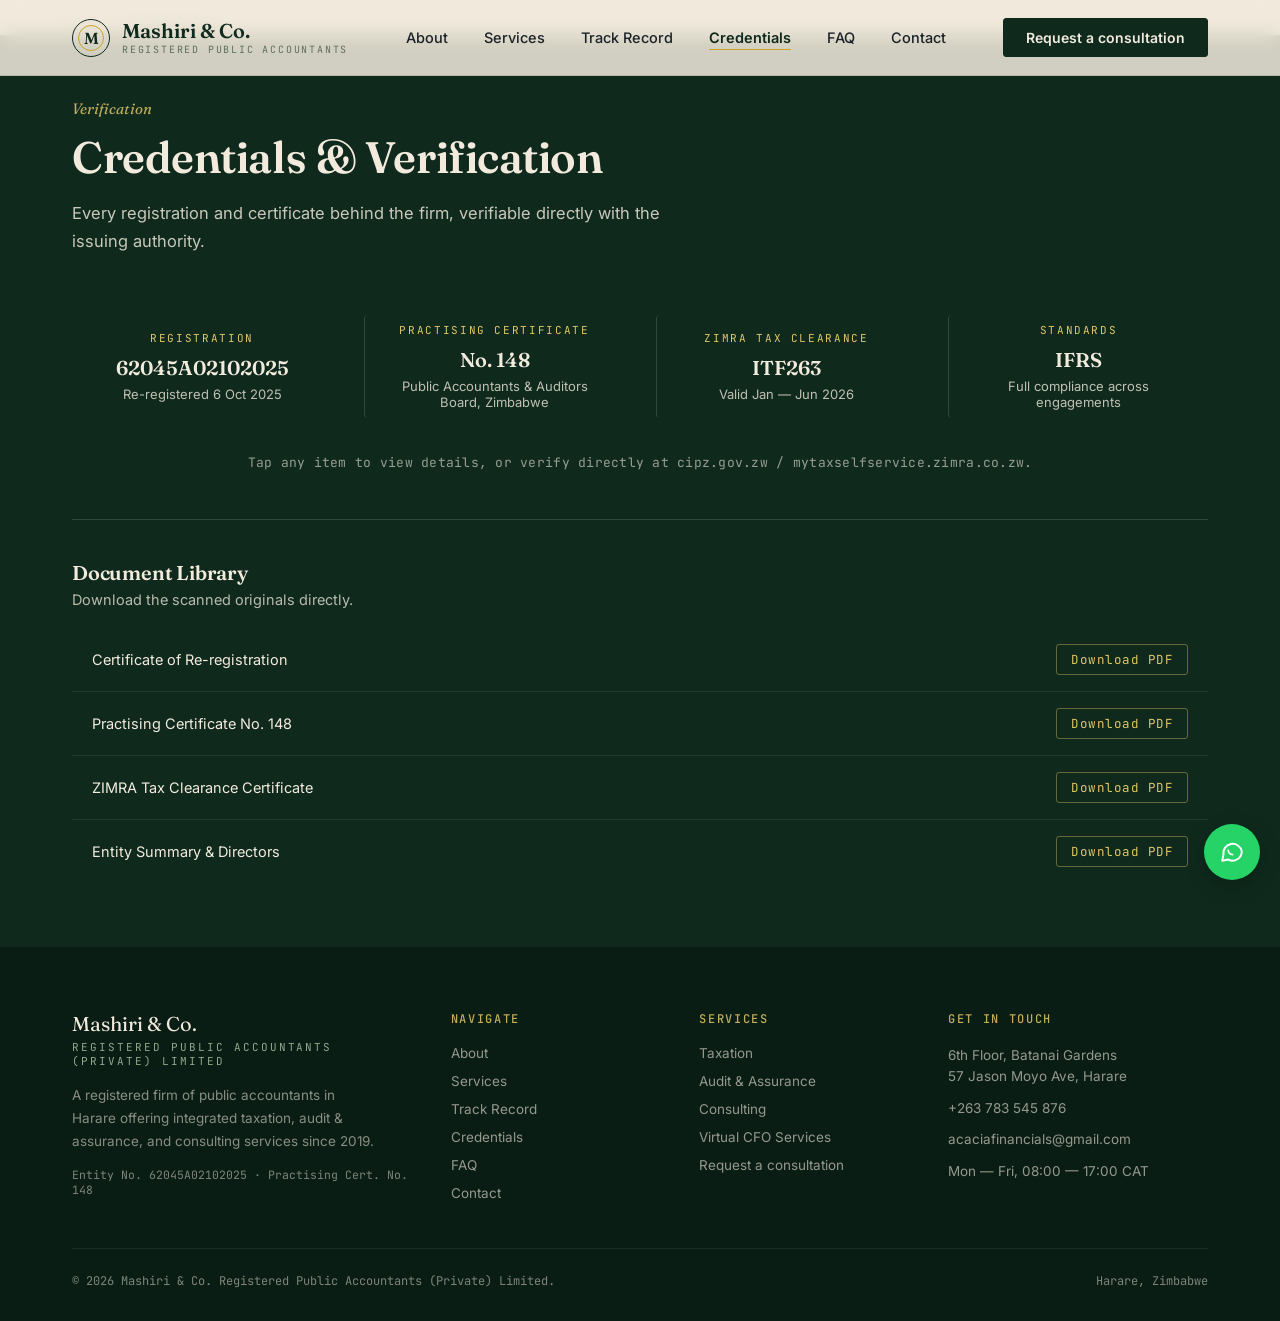
<file: credentials.html>
<!DOCTYPE html>
<html lang="en" class="no-js">
<head>
<script>document.documentElement.classList.remove('no-js');</script>
<meta charset="UTF-8">
<meta name="viewport" content="width=device-width, initial-scale=1.0">
<title>Credentials &amp; Verification | Mashiri &amp; Co. — Harare</title>
<meta name="description" content="Verify Mashiri &amp; Co.'s company registration, practising certificate, ZIMRA tax clearance and IFRS compliance credentials.">
<meta name="keywords" content="verify accounting firm Zimbabwe, practising certificate 148, ZIMRA tax clearance verification, CIPZ company registration Zimbabwe">
<meta name="robots" content="index, follow">
<meta name="theme-color" content="#0F2A1D">
<link rel="canonical" href="https://www.mashiriandco.co.zw/credentials.html">
<link rel="icon" href="data:image/svg+xml,%3Csvg xmlns='http://www.w3.org/2000/svg' viewBox='0 0 40 40'%3E%3Crect width='40' height='40' rx='8' fill='%230F2A1D'/%3E%3Ccircle cx='20' cy='20' r='13' fill='none' stroke='%23F2EBDD' stroke-width='1.5'/%3E%3Ccircle cx='20' cy='20' r='9' fill='none' stroke='%23C9A227' stroke-width='1'/%3E%3Ctext x='20' y='25' font-family='Georgia,serif' font-size='16' font-weight='600' fill='%23F2EBDD' text-anchor='middle'%3EM%3C/text%3E%3C/svg%3E">
<link rel="icon" type="image/png" sizes="32x32" href="favicon-32.png">
<link rel="icon" type="image/png" sizes="16x16" href="favicon-16.png">
<link rel="apple-touch-icon" sizes="180x180" href="apple-touch-icon.png">

<meta name="geo.region" content="ZW-HA">
<meta name="geo.placename" content="Harare">
<meta name="geo.position" content="-17.8292;31.0522">
<meta name="ICBM" content="-17.8292, 31.0522">

<meta property="og:type" content="website">
<meta property="og:site_name" content="Mashiri &amp; Co.">
<meta property="og:title" content="Credentials &amp; Verification | Mashiri &amp; Co. — Harare">
<meta property="og:description" content="Verify Mashiri &amp; Co.'s company registration, practising certificate, ZIMRA tax clearance and IFRS compliance credentials.">
<meta property="og:url" content="https://www.mashiriandco.co.zw/credentials.html">
<meta property="og:image" content="https://www.mashiriandco.co.zw/og-image.jpg">
<meta property="og:image:width" content="1200">
<meta property="og:image:height" content="630">
<meta property="og:locale" content="en_ZW">
<meta name="twitter:card" content="summary_large_image">
<meta name="twitter:title" content="Credentials &amp; Verification | Mashiri &amp; Co. — Harare">
<meta name="twitter:description" content="Verify Mashiri &amp; Co.'s company registration, practising certificate, ZIMRA tax clearance and IFRS compliance credentials.">
<meta name="twitter:image" content="https://www.mashiriandco.co.zw/og-image.jpg">

<script type="application/ld+json">
{
  "@context": "https://schema.org",
  "@type": "CollectionPage",
  "name": "Credentials & Verification | Mashiri & Co.",
  "about": {
    "@type": "AccountingService",
    "name": "Mashiri & Co. Registered Public Accountants (Private) Limited",
    "url": "https://www.mashiriandco.co.zw/",
    "logo": "https://www.mashiriandco.co.zw/og-image.jpg",
    "image": "https://www.mashiriandco.co.zw/og-image.jpg",
    "email": "acaciafinancials@gmail.com",
    "telephone": ["+263783545876", "+263718794615"],
    "address": {
      "@type": "PostalAddress",
      "streetAddress": "6th Floor, Batanai Gardens, 57 Jason Moyo Ave",
      "addressLocality": "Harare",
      "addressCountry": "ZW"
    },
    "geo": {
      "@type": "GeoCoordinates",
      "latitude": -17.8292,
      "longitude": 31.0522
    },
    "hasMap": "https://maps.google.com/?q=Batanai+Gardens+57+Jason+Moyo+Ave+Harare",
    "areaServed": ["Harare", "Bulawayo", "Zimbabwe"],
    "openingHoursSpecification": {
      "@type": "OpeningHoursSpecification",
      "dayOfWeek": ["Monday","Tuesday","Wednesday","Thursday","Friday"],
      "opens": "08:00",
      "closes": "17:00"
    },
    "priceRange": "$$",
    "sameAs": ["https://www.facebook.com/"]
  }
}
</script>

<link rel="preconnect" href="https://fonts.googleapis.com">
<link rel="preconnect" href="https://fonts.gstatic.com" crossorigin>
<link rel="stylesheet" href="https://fonts.googleapis.com/css2?family=Fraunces:opsz,wght@9..144,400;9..144,500;9..144,600&family=Inter:wght@400;500;600&family=JetBrains+Mono:wght@400;500&display=swap" media="print" onload="this.media='all'">
<noscript><link rel="stylesheet" href="https://fonts.googleapis.com/css2?family=Fraunces:opsz,wght@9..144,400;9..144,500;9..144,600&family=Inter:wght@400;500;600&family=JetBrains+Mono:wght@400;500&display=swap"></noscript>
<link rel="stylesheet" href="style.css">
</head>
<body>

<a href="#top" class="skip-link">Skip to main content</a>

<header id="site-header">
  <div class="nav">
    <a href="index.html" class="brand">
      <div class="brand-mark">M</div>
      <div class="brand-name">Mashiri &amp; Co.
        <span>REGISTERED PUBLIC ACCOUNTANTS</span>
      </div>
    </a>
    <div class="nav-mobile-panel" id="nav-mobile-panel">
      <nav class="links" id="nav-links" aria-label="Main navigation">
      <ul role="list">
        <li><a href="about.html">About</a></li>
        <li><a href="services.html">Services</a></li>
        <li><a href="track-record.html">Track Record</a></li>
        <li><a href="credentials.html" aria-current="page">Credentials</a></li>
        <li><a href="faq.html">FAQ</a></li>
        <li><a href="contact.html">Contact</a></li>
      </ul>
    </nav>
      <a href="contact.html" class="nav-cta" id="nav-cta">Request a consultation</a>
    </div>
    <button class="menu-toggle" id="menu-toggle" aria-label="Toggle menu" aria-expanded="false" aria-controls="nav-links">
      <svg width="24" height="24" viewBox="0 0 24 24" fill="none" stroke="currentColor" stroke-width="2" stroke-linecap="round" aria-hidden="true" focusable="false"><line x1="3" y1="6" x2="21" y2="6"/><line x1="3" y1="12" x2="21" y2="12"/><line x1="3" y1="18" x2="21" y2="18"/></svg>
    </button>
  </div>
</header>

<main id="top" tabindex="-1">

<nav class="breadcrumb" aria-label="Breadcrumb">
  <ol>
    <li><a href="index.html">Home</a></li>
    <li aria-current="page">Credentials</li>
  </ol>
</nav>

  <section class="credentials" id="credentials" aria-labelledby="credentials-heading">
    <div class="wrap">
      <div class="section-head reveal">
        <div class="section-eyebrow">Verification</div>
        <h1 id="credentials-heading">Credentials &amp; Verification</h1>
        <p>Every registration and certificate behind the firm, verifiable directly with the issuing authority.</p>
      </div>
      <div class="cred-grid">
        <button type="button" class="cred-item reveal" data-doc="cert-reg" aria-haspopup="dialog">
          <div class="cred-label">Registration</div>
          <div class="cred-value mono">62045A02102025</div>
          <div class="cred-sub">Re-registered 6 Oct 2025</div>
        </button>
        <button type="button" class="cred-item reveal" data-doc="cert-practice" aria-haspopup="dialog">
          <div class="cred-label">Practising Certificate</div>
          <div class="cred-value mono">No. 148</div>
          <div class="cred-sub">Public Accountants &amp; Auditors Board, Zimbabwe</div>
        </button>
        <button type="button" class="cred-item reveal" data-doc="cert-tax" aria-haspopup="dialog">
          <div class="cred-label">ZIMRA Tax Clearance</div>
          <div class="cred-value mono">ITF263</div>
          <div class="cred-sub">Valid Jan &mdash; Jun 2026</div>
        </button>
        <button type="button" class="cred-item reveal" data-doc="cert-entity" aria-haspopup="dialog">
          <div class="cred-label">Standards</div>
          <div class="cred-value mono">IFRS</div>
          <div class="cred-sub">Full compliance across engagements</div>
        </button>
      </div>
      <div class="cred-footnote reveal">Tap any item to view details, or verify directly at <span class="mono">cipz.gov.zw</span> / <span class="mono">mytaxselfservice.zimra.co.zw</span>.</div>

      <div class="doc-library reveal">
        <h2 class="doc-library-heading">Document Library</h2>
        <p class="doc-library-sub">Download the scanned originals directly.</p>
        <ul class="doc-library-list" role="list">
          <li data-file="documents/certificate-of-reregistration.pdf">
            <span class="doc-library-name">Certificate of Re-registration</span>
            <span class="doc-library-status mono">Checking&hellip;</span>
          </li>
          <li data-file="documents/practising-certificate.pdf">
            <span class="doc-library-name">Practising Certificate No. 148</span>
            <span class="doc-library-status mono">Checking&hellip;</span>
          </li>
          <li data-file="documents/zimra-tax-clearance.pdf">
            <span class="doc-library-name">ZIMRA Tax Clearance Certificate</span>
            <span class="doc-library-status mono">Checking&hellip;</span>
          </li>
          <li data-file="documents/entity-summary.pdf">
            <span class="doc-library-name">Entity Summary &amp; Directors</span>
            <span class="doc-library-status mono">Checking&hellip;</span>
          </li>
        </ul>
      </div>
    </div>
  </section>

</main>

<!-- ============ Document Viewer Lightbox ============ -->
<div class="doc-overlay" id="doc-overlay"></div>
<div class="doc-lightbox" id="doc-lightbox" role="dialog" aria-modal="true" aria-labelledby="doc-lightbox-title">
  <div class="doc-lightbox-head">
    <div>
      <span class="eyebrow">Verified document</span>
      <h2 id="doc-lightbox-title">Certificate</h2>
    </div>
    <button class="portal-close" id="doc-close" aria-label="Close document viewer">
      <svg aria-hidden="true" focusable="false" width="16" height="16" viewBox="0 0 24 24" fill="none" stroke="currentColor" stroke-width="2" stroke-linecap="round"><line x1="18" y1="6" x2="6" y2="18"/><line x1="6" y1="6" x2="18" y2="18"/></svg>
    </button>
  </div>
  <div class="doc-lightbox-body" id="doc-lightbox-body"></div>
</div>

<footer>
  <div class="wrap">
    <div class="footer-grid">
      <div class="footer-col footer-brand-col">
        <div class="footer-brand">
          Mashiri &amp; Co.
          <span>REGISTERED PUBLIC ACCOUNTANTS (PRIVATE) LIMITED</span>
        </div>
        <p class="footer-desc">A registered firm of public accountants in Harare offering integrated taxation, audit &amp; assurance, and consulting services since 2019.</p>
        <p class="footer-reg mono">Entity No. 62045A02102025 &middot; Practising Cert. No. 148</p>
      </div>

      <div class="footer-col">
        <h2 class="footer-heading">Navigate</h2>
        <ul class="footer-links" role="list">
          <li><a href="about.html">About</a></li>
          <li><a href="services.html">Services</a></li>
          <li><a href="track-record.html">Track Record</a></li>
          <li><a href="credentials.html">Credentials</a></li>
          <li><a href="faq.html">FAQ</a></li>
          <li><a href="contact.html">Contact</a></li>
        </ul>
      </div>

      <div class="footer-col">
        <h2 class="footer-heading">Services</h2>
        <ul class="footer-links" role="list">
          <li><a href="services.html#taxation">Taxation</a></li>
          <li><a href="services.html#audit">Audit &amp; Assurance</a></li>
          <li><a href="services.html#consulting">Consulting</a></li>
          <li><a href="services.html#virtual-cfo">Virtual CFO Services</a></li>
          <li><a href="contact.html">Request a consultation</a></li>
        </ul>
      </div>

      <div class="footer-col">
        <h2 class="footer-heading">Get in touch</h2>
        <address class="footer-contact">
          6th Floor, Batanai Gardens<br>57 Jason Moyo Ave, Harare
        </address>
        <p class="footer-contact"><a href="tel:+263783545876">+263 783 545 876</a></p>
        <p class="footer-contact"><a href="mailto:acaciafinancials@gmail.com">acaciafinancials@gmail.com</a></p>
        <p class="footer-contact">Mon &mdash; Fri, 08:00 &mdash; 17:00 CAT</p>
      </div>
    </div>
    <div class="footer-bottom">
      <span>&copy; 2026 Mashiri &amp; Co. Registered Public Accountants (Private) Limited.</span>
      <span>Harare, Zimbabwe</span>
    </div>
  </div>
</footer>

<a href="https://wa.me/263783545876?text=Hi%2C%20I%27d%20like%20to%20enquire%20about%20your%20services." class="wa-float" target="_blank" rel="noopener noreferrer" aria-label="Chat with us on WhatsApp">
  <svg aria-hidden="true" focusable="false" width="26" height="26" viewBox="0 0 24 24" fill="none" stroke="currentColor" stroke-width="1.8" stroke-linecap="round" stroke-linejoin="round"><path d="M21 11.5a8.5 8.5 0 01-12.4 7.5L3 20l1.1-5.4A8.5 8.5 0 1121 11.5z"/><path d="M8.5 10.5c.3 2 2 3.7 4 4" stroke-width="1.6"/></svg>
</a>

<script src="main.js" defer></script>
</body>
</html>
</file>
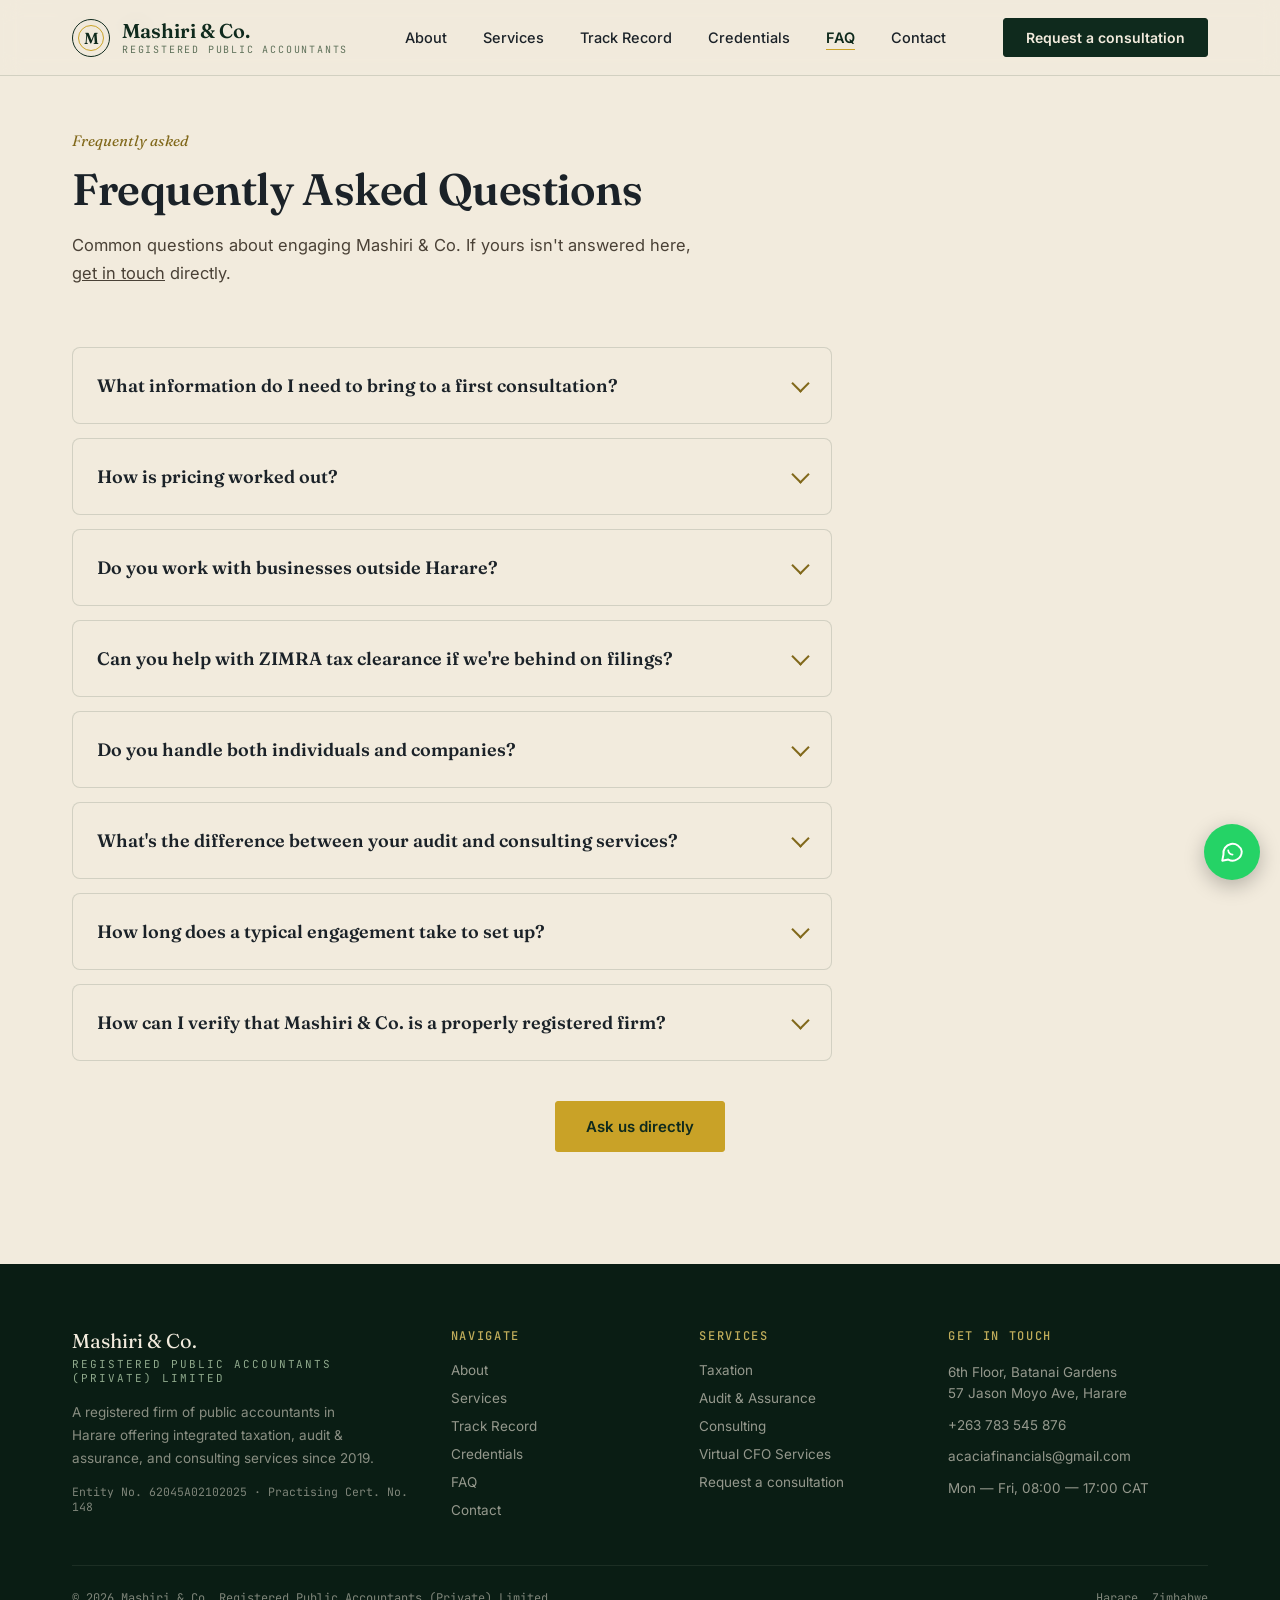
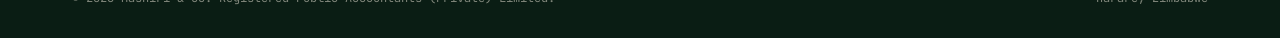
<file: faq.html>
<!DOCTYPE html>
<html lang="en" class="no-js">
<head>
<script>document.documentElement.classList.remove('no-js');</script>
<meta charset="UTF-8">
<meta name="viewport" content="width=device-width, initial-scale=1.0">
<title>Frequently Asked Questions | Mashiri &amp; Co. — Harare</title>
<meta name="description" content="Answers to common questions about engaging Mashiri &amp; Co. for tax, audit and consulting services in Harare, Zimbabwe.">
<meta name="keywords" content="accounting firm FAQ Zimbabwe, how much do accountants cost Harare, ZIMRA tax clearance help, Mashiri and Co questions">
<meta name="robots" content="index, follow">
<meta name="theme-color" content="#0F2A1D">
<link rel="canonical" href="https://www.mashiriandco.co.zw/faq.html">
<link rel="icon" href="data:image/svg+xml,%3Csvg xmlns='http://www.w3.org/2000/svg' viewBox='0 0 40 40'%3E%3Crect width='40' height='40' rx='8' fill='%230F2A1D'/%3E%3Ccircle cx='20' cy='20' r='13' fill='none' stroke='%23F2EBDD' stroke-width='1.5'/%3E%3Ccircle cx='20' cy='20' r='9' fill='none' stroke='%23C9A227' stroke-width='1'/%3E%3Ctext x='20' y='25' font-family='Georgia,serif' font-size='16' font-weight='600' fill='%23F2EBDD' text-anchor='middle'%3EM%3C/text%3E%3C/svg%3E">
<link rel="icon" type="image/png" sizes="32x32" href="favicon-32.png">
<link rel="icon" type="image/png" sizes="16x16" href="favicon-16.png">
<link rel="apple-touch-icon" sizes="180x180" href="apple-touch-icon.png">

<meta name="geo.region" content="ZW-HA">
<meta name="geo.placename" content="Harare">
<meta name="geo.position" content="-17.8292;31.0522">
<meta name="ICBM" content="-17.8292, 31.0522">

<meta property="og:type" content="website">
<meta property="og:site_name" content="Mashiri &amp; Co.">
<meta property="og:title" content="Frequently Asked Questions | Mashiri &amp; Co. — Harare">
<meta property="og:description" content="Answers to common questions about engaging Mashiri &amp; Co. for tax, audit and consulting services in Harare, Zimbabwe.">
<meta property="og:url" content="https://www.mashiriandco.co.zw/faq.html">
<meta property="og:image" content="https://www.mashiriandco.co.zw/og-image.jpg">
<meta property="og:image:width" content="1200">
<meta property="og:image:height" content="630">
<meta property="og:locale" content="en_ZW">
<meta name="twitter:card" content="summary_large_image">
<meta name="twitter:title" content="Frequently Asked Questions | Mashiri &amp; Co. — Harare">
<meta name="twitter:description" content="Answers to common questions about engaging Mashiri &amp; Co. for tax, audit and consulting services in Harare, Zimbabwe.">
<meta name="twitter:image" content="https://www.mashiriandco.co.zw/og-image.jpg">

<script type="application/ld+json">
{
  "@context": "https://schema.org",
  "@type": "FAQPage",
  "mainEntity": [
    {
      "@type": "Question",
      "name": "What information do I need to bring to a first consultation?",
      "acceptedAnswer": {
        "@type": "Answer",
        "text": "For most engagements it helps to bring your last filed tax returns, current tax clearance certificate (if any), recent bank statements, and any existing bookkeeping records \u2014 even a spreadsheet. If you're a new business, your certificate of incorporation is the main thing we need to get started."
      }
    },
    {
      "@type": "Question",
      "name": "How is pricing worked out?",
      "acceptedAnswer": {
        "@type": "Answer",
        "text": "Fees depend on the scope, volume of transactions and complexity of the engagement, so we don't publish a fixed price list. Every engagement starts with a written proposal confirming scope and fees before any work begins \u2014 there are no surprise invoices."
      }
    },
    {
      "@type": "Question",
      "name": "Do you work with businesses outside Harare?",
      "acceptedAnswer": {
        "@type": "Answer",
        "text": "Yes. Several of our engagements are with businesses based outside Harare, including multi-site operations. Most work can be handled remotely, with site visits arranged where an engagement needs them (audit fieldwork, for example)."
      }
    },
    {
      "@type": "Question",
      "name": "Can you help with ZIMRA tax clearance if we're behind on filings?",
      "acceptedAnswer": {
        "@type": "Answer",
        "text": "Yes \u2014 this is one of the more common reasons clients approach us. We assess the outstanding position first, agree a plan to bring filings up to date, and then handle the clearance application once returns are current."
      }
    },
    {
      "@type": "Question",
      "name": "Do you handle both individuals and companies?",
      "acceptedAnswer": {
        "@type": "Answer",
        "text": "Our main focus is registered companies and owner-managed businesses, but we also assist individuals with personal income tax matters, particularly where these connect to a business we already act for."
      }
    },
    {
      "@type": "Question",
      "name": "What's the difference between your audit and consulting services?",
      "acceptedAnswer": {
        "@type": "Answer",
        "text": "Audit & assurance is independent verification work \u2014 auditing financial statements, internal controls or specific matters, governed by professional auditing standards. Consulting covers the hands-on work of running your finances day to day: bookkeeping, payroll, forecasting and advisory. Many clients use both."
      }
    },
    {
      "@type": "Question",
      "name": "How long does a typical engagement take to set up?",
      "acceptedAnswer": {
        "@type": "Answer",
        "text": "A straightforward bookkeeping or tax registration engagement can usually begin within a few days of the proposal being signed. Audit engagements and full accounting-system builds take longer to scope properly, since timing depends on the state of existing records."
      }
    },
    {
      "@type": "Question",
      "name": "How can I verify that Mashiri & Co. is a properly registered firm?",
      "acceptedAnswer": {
        "@type": "Answer",
        "text": "All of our registration details, practising certificate number and current ZIMRA tax clearance are published on our Credentials page, along with the government registries you can check them against directly."
      }
    }
  ]
}
</script>

<link rel="preconnect" href="https://fonts.googleapis.com">
<link rel="preconnect" href="https://fonts.gstatic.com" crossorigin>
<link rel="stylesheet" href="https://fonts.googleapis.com/css2?family=Fraunces:opsz,wght@9..144,400;9..144,500;9..144,600&family=Inter:wght@400;500;600&family=JetBrains+Mono:wght@400;500&display=swap" media="print" onload="this.media='all'">
<noscript><link rel="stylesheet" href="https://fonts.googleapis.com/css2?family=Fraunces:opsz,wght@9..144,400;9..144,500;9..144,600&family=Inter:wght@400;500;600&family=JetBrains+Mono:wght@400;500&display=swap"></noscript>
<link rel="stylesheet" href="style.css">
</head>
<body>

<a href="#top" class="skip-link">Skip to main content</a>

<header id="site-header">
  <div class="nav">
    <a href="index.html" class="brand">
      <div class="brand-mark">M</div>
      <div class="brand-name">Mashiri &amp; Co.
        <span>REGISTERED PUBLIC ACCOUNTANTS</span>
      </div>
    </a>
    <div class="nav-mobile-panel" id="nav-mobile-panel">
      <nav class="links" id="nav-links" aria-label="Main navigation">
      <ul role="list">
        <li><a href="about.html">About</a></li>
        <li><a href="services.html">Services</a></li>
        <li><a href="track-record.html">Track Record</a></li>
        <li><a href="credentials.html">Credentials</a></li>
        <li><a href="faq.html" aria-current="page">FAQ</a></li>
        <li><a href="contact.html">Contact</a></li>
      </ul>
    </nav>
      <a href="contact.html" class="nav-cta" id="nav-cta">Request a consultation</a>
    </div>
    <button class="menu-toggle" id="menu-toggle" aria-label="Toggle menu" aria-expanded="false" aria-controls="nav-links">
      <svg width="24" height="24" viewBox="0 0 24 24" fill="none" stroke="currentColor" stroke-width="2" stroke-linecap="round" aria-hidden="true" focusable="false"><line x1="3" y1="6" x2="21" y2="6"/><line x1="3" y1="12" x2="21" y2="12"/><line x1="3" y1="18" x2="21" y2="18"/></svg>
    </button>
  </div>
</header>

<main id="top" tabindex="-1">

<nav class="breadcrumb" aria-label="Breadcrumb">
  <ol>
    <li><a href="index.html">Home</a></li>
    <li aria-current="page">FAQ</li>
  </ol>
</nav>

  <section class="faq" id="faq">
    <div class="wrap">
      <div class="section-head reveal">
        <div class="section-eyebrow">Frequently asked</div>
        <h1>Frequently Asked Questions</h1>
        <p>Common questions about engaging Mashiri &amp; Co. If yours isn't answered here, <a href="contact.html">get in touch</a> directly.</p>
      </div>
      <div class="faq-list">
        <details class="faq-item">
          <summary><span>What information do I need to bring to a first consultation?</span></summary>
          <p>For most engagements it helps to bring your last filed tax returns, current tax clearance certificate (if any), recent bank statements, and any existing bookkeeping records &mdash; even a spreadsheet. If you're a new business, your certificate of incorporation is the main thing we need to get started.</p>
        </details>
        <details class="faq-item">
          <summary><span>How is pricing worked out?</span></summary>
          <p>Fees depend on the scope, volume of transactions and complexity of the engagement, so we don't publish a fixed price list. Every engagement starts with a written proposal confirming scope and fees before any work begins &mdash; there are no surprise invoices.</p>
        </details>
        <details class="faq-item">
          <summary><span>Do you work with businesses outside Harare?</span></summary>
          <p>Yes. Several of our engagements are with businesses based outside Harare, including multi-site operations. Most work can be handled remotely, with site visits arranged where an engagement needs them (audit fieldwork, for example).</p>
        </details>
        <details class="faq-item">
          <summary><span>Can you help with ZIMRA tax clearance if we're behind on filings?</span></summary>
          <p>Yes &mdash; this is one of the more common reasons clients approach us. We assess the outstanding position first, agree a plan to bring filings up to date, and then handle the clearance application once returns are current.</p>
        </details>
        <details class="faq-item">
          <summary><span>Do you handle both individuals and companies?</span></summary>
          <p>Our main focus is registered companies and owner-managed businesses, but we also assist individuals with personal income tax matters, particularly where these connect to a business we already act for.</p>
        </details>
        <details class="faq-item">
          <summary><span>What's the difference between your audit and consulting services?</span></summary>
          <p>Audit &amp; assurance is independent verification work &mdash; auditing financial statements, internal controls or specific matters, governed by professional auditing standards. Consulting covers the hands-on work of running your finances day to day: bookkeeping, payroll, forecasting and advisory. Many clients use both.</p>
        </details>
        <details class="faq-item">
          <summary><span>How long does a typical engagement take to set up?</span></summary>
          <p>A straightforward bookkeeping or tax registration engagement can usually begin within a few days of the proposal being signed. Audit engagements and full accounting-system builds take longer to scope properly, since timing depends on the state of existing records.</p>
        </details>
        <details class="faq-item">
          <summary><span>How can I verify that Mashiri &amp; Co. is a properly registered firm?</span></summary>
          <p>All of our registration details, practising certificate number and current ZIMRA tax clearance are published on our Credentials page, along with the government registries you can check them against directly.</p>
        </details>
      </div>
      <p class="services-cta reveal"><a href="contact.html" class="btn-primary">Ask us directly</a></p>
    </div>
  </section>

</main>

<footer>
  <div class="wrap">
    <div class="footer-grid">
      <div class="footer-col footer-brand-col">
        <div class="footer-brand">
          Mashiri &amp; Co.
          <span>REGISTERED PUBLIC ACCOUNTANTS (PRIVATE) LIMITED</span>
        </div>
        <p class="footer-desc">A registered firm of public accountants in Harare offering integrated taxation, audit &amp; assurance, and consulting services since 2019.</p>
        <p class="footer-reg mono">Entity No. 62045A02102025 &middot; Practising Cert. No. 148</p>
      </div>

      <div class="footer-col">
        <h2 class="footer-heading">Navigate</h2>
        <ul class="footer-links" role="list">
          <li><a href="about.html">About</a></li>
          <li><a href="services.html">Services</a></li>
          <li><a href="track-record.html">Track Record</a></li>
          <li><a href="credentials.html">Credentials</a></li>
          <li><a href="faq.html">FAQ</a></li>
          <li><a href="contact.html">Contact</a></li>
        </ul>
      </div>

      <div class="footer-col">
        <h2 class="footer-heading">Services</h2>
        <ul class="footer-links" role="list">
          <li><a href="services.html#taxation">Taxation</a></li>
          <li><a href="services.html#audit">Audit &amp; Assurance</a></li>
          <li><a href="services.html#consulting">Consulting</a></li>
          <li><a href="services.html#virtual-cfo">Virtual CFO Services</a></li>
          <li><a href="contact.html">Request a consultation</a></li>
        </ul>
      </div>

      <div class="footer-col">
        <h2 class="footer-heading">Get in touch</h2>
        <address class="footer-contact">
          6th Floor, Batanai Gardens<br>57 Jason Moyo Ave, Harare
        </address>
        <p class="footer-contact"><a href="tel:+263783545876">+263 783 545 876</a></p>
        <p class="footer-contact"><a href="mailto:acaciafinancials@gmail.com">acaciafinancials@gmail.com</a></p>
        <p class="footer-contact">Mon &mdash; Fri, 08:00 &mdash; 17:00 CAT</p>
      </div>
    </div>
    <div class="footer-bottom">
      <span>&copy; 2026 Mashiri &amp; Co. Registered Public Accountants (Private) Limited.</span>
      <span>Harare, Zimbabwe</span>
    </div>
  </div>
</footer>

<a href="https://wa.me/263783545876?text=Hi%2C%20I%27d%20like%20to%20enquire%20about%20your%20services." class="wa-float" target="_blank" rel="noopener noreferrer" aria-label="Chat with us on WhatsApp">
  <svg aria-hidden="true" focusable="false" width="26" height="26" viewBox="0 0 24 24" fill="none" stroke="currentColor" stroke-width="1.8" stroke-linecap="round" stroke-linejoin="round"><path d="M21 11.5a8.5 8.5 0 01-12.4 7.5L3 20l1.1-5.4A8.5 8.5 0 1121 11.5z"/><path d="M8.5 10.5c.3 2 2 3.7 4 4" stroke-width="1.6"/></svg>
</a>

<script src="main.js" defer></script>
</body>
</html>
</file>
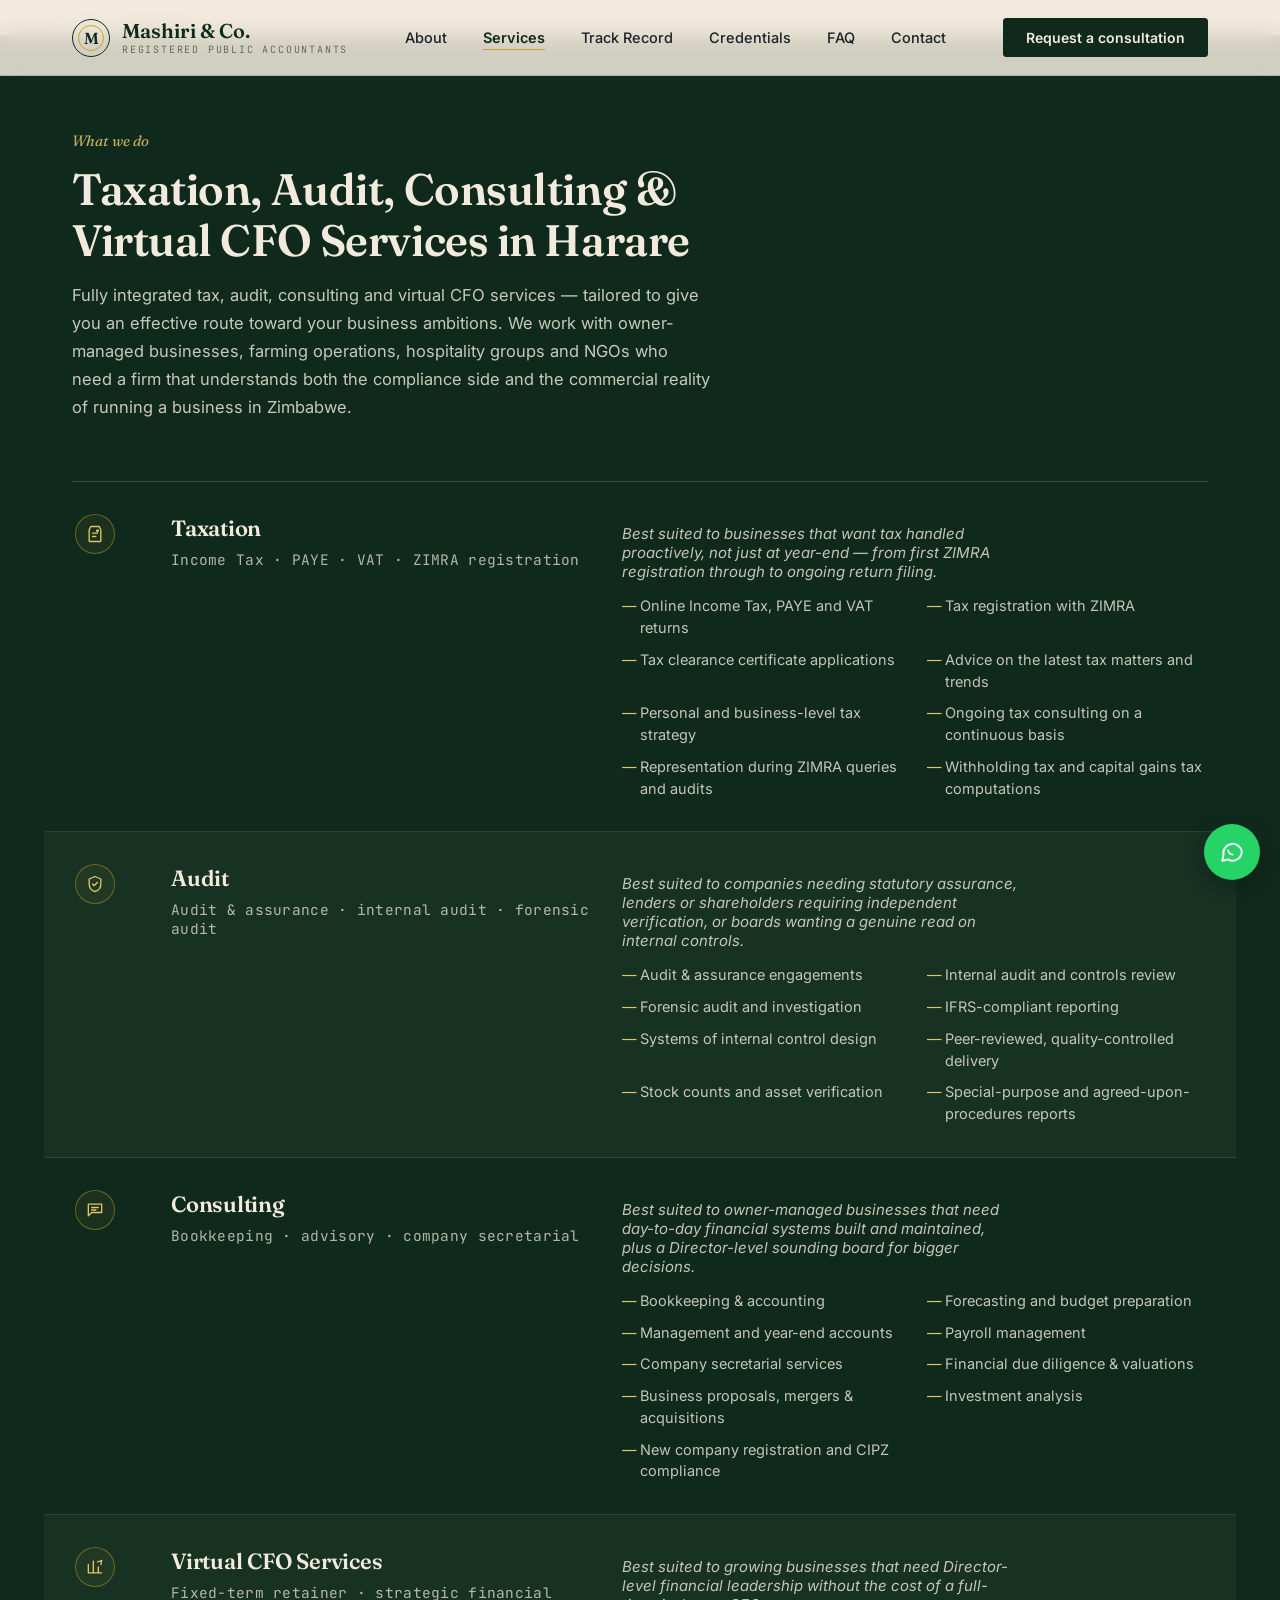
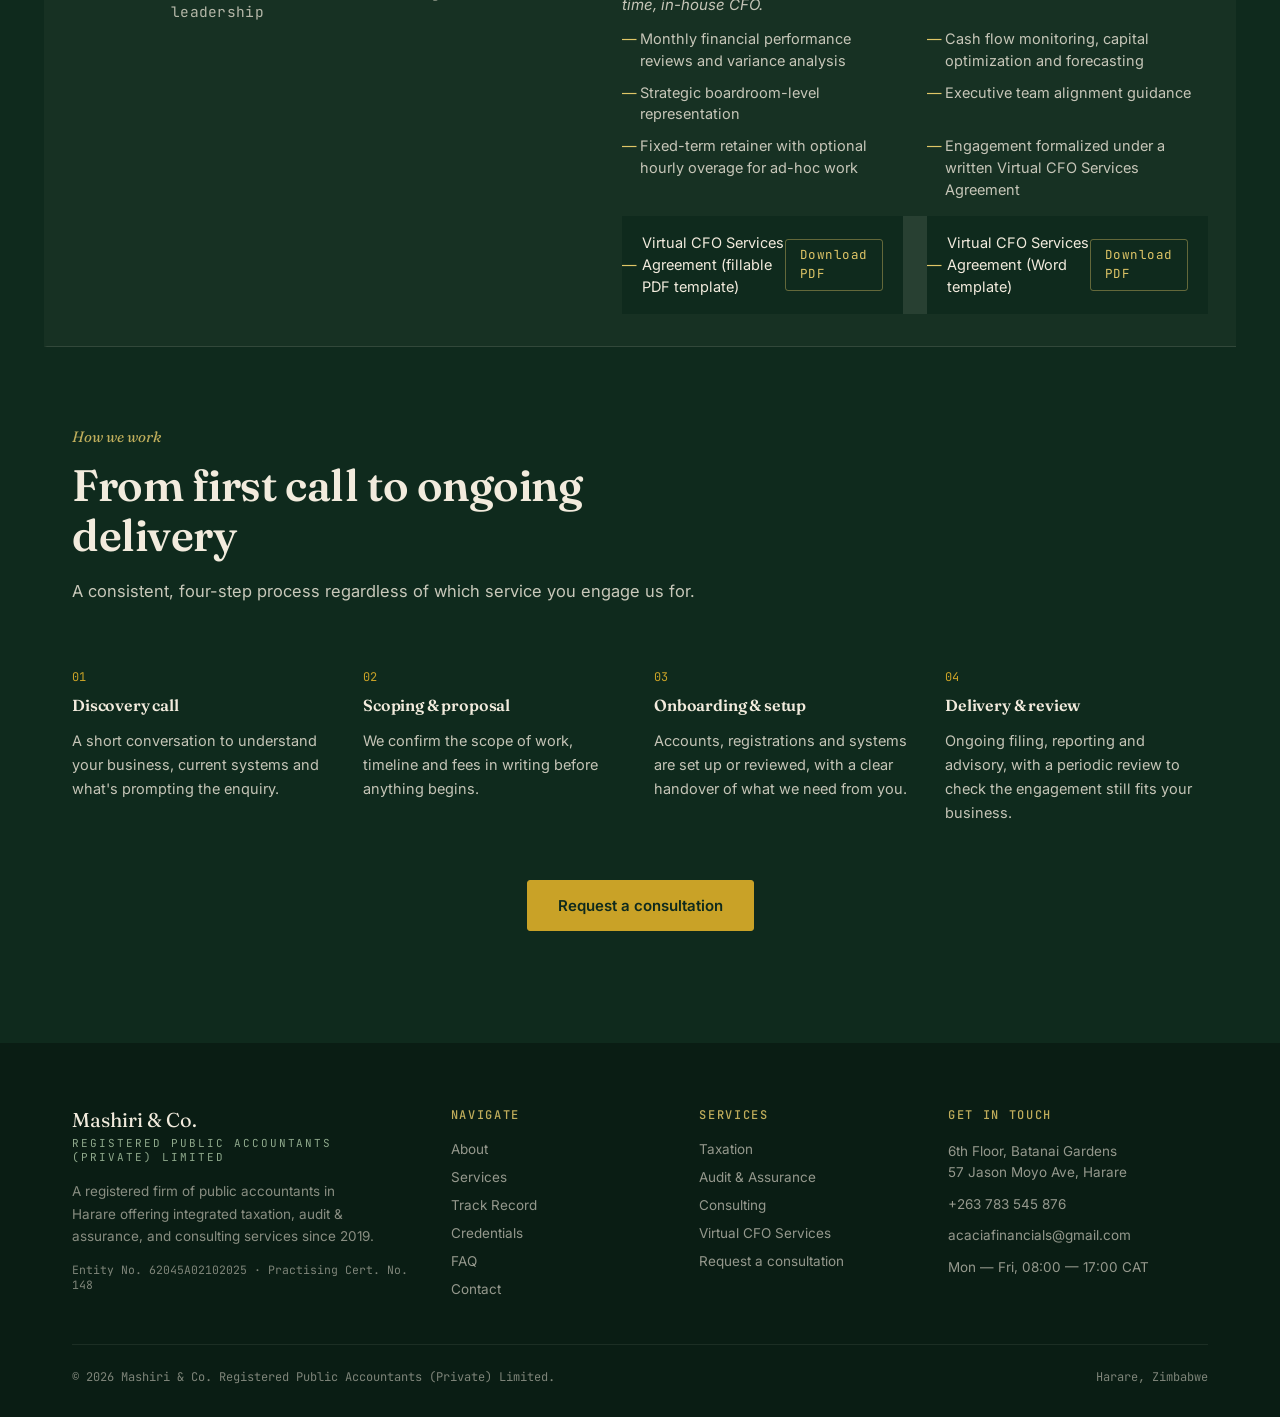
<file: services.html>
<!DOCTYPE html>
<html lang="en" class="no-js">
<head>
<script>document.documentElement.classList.remove('no-js');</script>
<meta charset="UTF-8">
<meta name="viewport" content="width=device-width, initial-scale=1.0">
<title>Taxation, Audit, Consulting &amp; Virtual CFO Services | Mashiri &amp; Co. — Harare</title>
<meta name="description" content="Income tax, PAYE, VAT, audit &amp; assurance, consulting and virtual CFO services from a registered firm of public accountants in Harare, Zimbabwe.">
<meta name="keywords" content="tax services Harare, audit services Zimbabwe, PAYE VAT returns, ZIMRA registration, forensic audit Zimbabwe, bookkeeping services Harare, company secretarial Zimbabwe, virtual CFO services Zimbabwe">
<meta name="robots" content="index, follow">
<meta name="theme-color" content="#0F2A1D">
<link rel="canonical" href="https://www.mashiriandco.co.zw/services.html">
<link rel="icon" href="data:image/svg+xml,%3Csvg xmlns='http://www.w3.org/2000/svg' viewBox='0 0 40 40'%3E%3Crect width='40' height='40' rx='8' fill='%230F2A1D'/%3E%3Ccircle cx='20' cy='20' r='13' fill='none' stroke='%23F2EBDD' stroke-width='1.5'/%3E%3Ccircle cx='20' cy='20' r='9' fill='none' stroke='%23C9A227' stroke-width='1'/%3E%3Ctext x='20' y='25' font-family='Georgia,serif' font-size='16' font-weight='600' fill='%23F2EBDD' text-anchor='middle'%3EM%3C/text%3E%3C/svg%3E">
<link rel="icon" type="image/png" sizes="32x32" href="favicon-32.png">
<link rel="icon" type="image/png" sizes="16x16" href="favicon-16.png">
<link rel="apple-touch-icon" sizes="180x180" href="apple-touch-icon.png">

<meta name="geo.region" content="ZW-HA">
<meta name="geo.placename" content="Harare">
<meta name="geo.position" content="-17.8292;31.0522">
<meta name="ICBM" content="-17.8292, 31.0522">

<meta property="og:type" content="website">
<meta property="og:site_name" content="Mashiri &amp; Co.">
<meta property="og:title" content="Taxation, Audit, Consulting &amp; Virtual CFO Services | Mashiri &amp; Co. — Harare">
<meta property="og:description" content="Income tax, PAYE, VAT, audit &amp; assurance, consulting and virtual CFO services from a registered firm of public accountants in Harare, Zimbabwe.">
<meta property="og:url" content="https://www.mashiriandco.co.zw/services.html">
<meta property="og:image" content="https://www.mashiriandco.co.zw/og-image.jpg">
<meta property="og:image:width" content="1200">
<meta property="og:image:height" content="630">
<meta property="og:locale" content="en_ZW">
<meta name="twitter:card" content="summary_large_image">
<meta name="twitter:title" content="Taxation, Audit, Consulting &amp; Virtual CFO Services | Mashiri &amp; Co. — Harare">
<meta name="twitter:description" content="Income tax, PAYE, VAT, audit &amp; assurance, consulting and virtual CFO services from a registered firm of public accountants in Harare, Zimbabwe.">
<meta name="twitter:image" content="https://www.mashiriandco.co.zw/og-image.jpg">

<script type="application/ld+json">
{
  "@context": "https://schema.org",
  "@type": "Service",
  "serviceType": "Accounting, Tax and Audit Services",
  "provider": {
    "@type": "AccountingService",
    "name": "Mashiri & Co. Registered Public Accountants (Private) Limited",
    "url": "https://www.mashiriandco.co.zw/",
    "logo": "https://www.mashiriandco.co.zw/og-image.jpg",
    "image": "https://www.mashiriandco.co.zw/og-image.jpg",
    "email": "acaciafinancials@gmail.com",
    "telephone": ["+263783545876", "+263718794615"],
    "address": {
      "@type": "PostalAddress",
      "streetAddress": "6th Floor, Batanai Gardens, 57 Jason Moyo Ave",
      "addressLocality": "Harare",
      "addressCountry": "ZW"
    },
    "geo": {
      "@type": "GeoCoordinates",
      "latitude": -17.8292,
      "longitude": 31.0522
    },
    "hasMap": "https://maps.google.com/?q=Batanai+Gardens+57+Jason+Moyo+Ave+Harare",
    "areaServed": ["Harare", "Bulawayo", "Zimbabwe"],
    "openingHoursSpecification": {
      "@type": "OpeningHoursSpecification",
      "dayOfWeek": ["Monday","Tuesday","Wednesday","Thursday","Friday"],
      "opens": "08:00",
      "closes": "17:00"
    },
    "priceRange": "$$",
    "sameAs": ["https://www.facebook.com/"]
  },
  "areaServed": "ZW",
  "hasOfferCatalog": {
    "@type": "OfferCatalog",
    "name": "Accounting Services",
    "itemListElement": [
      {"@type": "Offer", "itemOffered": {"@type": "Service", "name": "Taxation", "description": "Income Tax, PAYE, VAT and ZIMRA registration"}},
      {"@type": "Offer", "itemOffered": {"@type": "Service", "name": "Audit & Assurance", "description": "Audit, internal audit and forensic audit services"}},
      {"@type": "Offer", "itemOffered": {"@type": "Service", "name": "Consulting", "description": "Bookkeeping, advisory and company secretarial services"}},
      {"@type": "Offer", "itemOffered": {"@type": "Service", "name": "Virtual CFO Services", "description": "Fixed-term retainer virtual CFO services including financial performance reviews, cash flow monitoring and strategic advisory"}}
    ]
  }
}
</script>

<link rel="preconnect" href="https://fonts.googleapis.com">
<link rel="preconnect" href="https://fonts.gstatic.com" crossorigin>
<link rel="stylesheet" href="https://fonts.googleapis.com/css2?family=Fraunces:opsz,wght@9..144,400;9..144,500;9..144,600&family=Inter:wght@400;500;600&family=JetBrains+Mono:wght@400;500&display=swap" media="print" onload="this.media='all'">
<noscript><link rel="stylesheet" href="https://fonts.googleapis.com/css2?family=Fraunces:opsz,wght@9..144,400;9..144,500;9..144,600&family=Inter:wght@400;500;600&family=JetBrains+Mono:wght@400;500&display=swap"></noscript>
<link rel="stylesheet" href="style.css">
</head>
<body>

<a href="#top" class="skip-link">Skip to main content</a>

<header id="site-header">
  <div class="nav">
    <a href="index.html" class="brand">
      <div class="brand-mark">M</div>
      <div class="brand-name">Mashiri &amp; Co.
        <span>REGISTERED PUBLIC ACCOUNTANTS</span>
      </div>
    </a>
    <div class="nav-mobile-panel" id="nav-mobile-panel">
      <nav class="links" id="nav-links" aria-label="Main navigation">
      <ul role="list">
        <li><a href="about.html">About</a></li>
        <li><a href="services.html" aria-current="page">Services</a></li>
        <li><a href="track-record.html">Track Record</a></li>
        <li><a href="credentials.html">Credentials</a></li>
        <li><a href="faq.html">FAQ</a></li>
        <li><a href="contact.html">Contact</a></li>
      </ul>
    </nav>
      <a href="contact.html" class="nav-cta" id="nav-cta">Request a consultation</a>
    </div>
    <button class="menu-toggle" id="menu-toggle" aria-label="Toggle menu" aria-expanded="false" aria-controls="nav-links">
      <svg width="24" height="24" viewBox="0 0 24 24" fill="none" stroke="currentColor" stroke-width="2" stroke-linecap="round" aria-hidden="true" focusable="false"><line x1="3" y1="6" x2="21" y2="6"/><line x1="3" y1="12" x2="21" y2="12"/><line x1="3" y1="18" x2="21" y2="18"/></svg>
    </button>
  </div>
</header>

<main id="top" tabindex="-1">

<nav class="breadcrumb" aria-label="Breadcrumb">
  <ol>
    <li><a href="index.html">Home</a></li>
    <li aria-current="page">Services</li>
  </ol>
</nav>

  <section class="services" id="services">
    <div class="wrap">
      <div class="section-head reveal">
        <div class="section-eyebrow">What we do</div>
        <h1>Taxation, Audit, Consulting &amp; Virtual CFO Services in Harare</h1>
        <p>Fully integrated tax, audit, consulting and virtual CFO services &mdash; tailored to give you an effective route toward your business ambitions. We work with owner-managed businesses, farming operations, hospitality groups and NGOs who need a firm that understands both the compliance side and the commercial reality of running a business in Zimbabwe.</p>
      </div>

      <div class="ledger-table">
        <div class="ledger-entry reveal" id="taxation">
          <div>
            <span class="entry-icon"><svg viewBox="0 0 24 24" stroke-width="1.6" stroke-linecap="round" stroke-linejoin="round"><path d="M7 3h10l2 4v13a1 1 0 0 1-1 1H6a1 1 0 0 1-1-1V7z"/><path d="M9 11h6M9 15h4"/><circle cx="15" cy="8" r="1"/></svg></span>
          </div>
          <div class="entry-title">
            <h2>Taxation</h2>
            <p>Income Tax &middot; PAYE &middot; VAT &middot; ZIMRA registration</p>
          </div>
          <div class="entry-detail">
            <p class="who-for">Best suited to businesses that want tax handled proactively, not just at year-end &mdash; from first ZIMRA registration through to ongoing return filing.</p>
            <ul>
              <li>Online Income Tax, PAYE and VAT returns</li>
              <li>Tax registration with ZIMRA</li>
              <li>Tax clearance certificate applications</li>
              <li>Advice on the latest tax matters and trends</li>
              <li>Personal and business-level tax strategy</li>
              <li>Ongoing tax consulting on a continuous basis</li>
              <li>Representation during ZIMRA queries and audits</li>
              <li>Withholding tax and capital gains tax computations</li>
            </ul>
          </div>
        </div>

        <div class="ledger-entry reveal" id="audit">
          <div>
            <span class="entry-icon"><svg viewBox="0 0 24 24" stroke-width="1.6" stroke-linecap="round" stroke-linejoin="round"><path d="M12 3l7 3v6c0 5-3.2 8-7 9-3.8-1-7-4-7-9V6z"/><path d="M9 12l2 2 4-4"/></svg></span>
          </div>
          <div class="entry-title">
            <h2>Audit</h2>
            <p>Audit &amp; assurance &middot; internal audit &middot; forensic audit</p>
          </div>
          <div class="entry-detail">
            <p class="who-for">Best suited to companies needing statutory assurance, lenders or shareholders requiring independent verification, or boards wanting a genuine read on internal controls.</p>
            <ul>
              <li>Audit &amp; assurance engagements</li>
              <li>Internal audit and controls review</li>
              <li>Forensic audit and investigation</li>
              <li>IFRS-compliant reporting</li>
              <li>Systems of internal control design</li>
              <li>Peer-reviewed, quality-controlled delivery</li>
              <li>Stock counts and asset verification</li>
              <li>Special-purpose and agreed-upon-procedures reports</li>
            </ul>
          </div>
        </div>

        <div class="ledger-entry reveal" id="consulting">
          <div>
            <span class="entry-icon"><svg viewBox="0 0 24 24" stroke-width="1.6" stroke-linecap="round" stroke-linejoin="round"><path d="M4 5h16v10H8l-4 4z"/><path d="M8 9h8M8 12h5"/></svg></span>
          </div>
          <div class="entry-title">
            <h2>Consulting</h2>
            <p>Bookkeeping &middot; advisory &middot; company secretarial</p>
          </div>
          <div class="entry-detail">
            <p class="who-for">Best suited to owner-managed businesses that need day-to-day financial systems built and maintained, plus a Director-level sounding board for bigger decisions.</p>
            <ul>
              <li>Bookkeeping &amp; accounting</li>
              <li>Forecasting and budget preparation</li>
              <li>Management and year-end accounts</li>
              <li>Payroll management</li>
              <li>Company secretarial services</li>
              <li>Financial due diligence &amp; valuations</li>
              <li>Business proposals, mergers &amp; acquisitions</li>
              <li>Investment analysis</li>
              <li>New company registration and CIPZ compliance</li>
            </ul>
          </div>
        </div>

        <div class="ledger-entry reveal" id="virtual-cfo">
          <div>
            <span class="entry-icon"><svg viewBox="0 0 24 24" stroke-width="1.6" stroke-linecap="round" stroke-linejoin="round"><path d="M4 19V9M10 19V5M16 19v-7M20 19H4"/><path d="M15 6l5-2 -1 5"/></svg></span>
          </div>
          <div class="entry-title">
            <h2>Virtual CFO Services</h2>
            <p>Fixed-term retainer &middot; strategic financial leadership</p>
          </div>
          <div class="entry-detail">
            <p class="who-for">Best suited to growing businesses that need Director-level financial leadership without the cost of a full-time, in-house CFO.</p>
            <ul>
              <li>Monthly financial performance reviews and variance analysis</li>
              <li>Cash flow monitoring, capital optimization and forecasting</li>
              <li>Strategic boardroom-level representation</li>
              <li>Executive team alignment guidance</li>
              <li>Fixed-term retainer with optional hourly overage for ad-hoc work</li>
              <li>Engagement formalized under a written Virtual CFO Services Agreement</li>
            </ul>
            <ul class="doc-library-list" role="list" style="margin-top:1rem;">
              <li data-file="documents/virtual-cfo-services-agreement.pdf">
                <span class="doc-library-name">Virtual CFO Services Agreement (fillable PDF template)</span>
                <span class="doc-library-status mono">Checking&hellip;</span>
              </li>
              <li data-file="documents/virtual-cfo-services-agreement.docx">
                <span class="doc-library-name">Virtual CFO Services Agreement (Word template)</span>
                <span class="doc-library-status mono">Checking&hellip;</span>
              </li>
            </ul>
          </div>
        </div>
      </div>

      <div class="process-section reveal">
        <div class="section-head">
          <div class="section-eyebrow">How we work</div>
          <h2>From first call to ongoing delivery</h2>
          <p>A consistent, four-step process regardless of which service you engage us for.</p>
        </div>
        <div class="process-grid">
          <div class="process-step">
            <span class="value-mark mono">01</span>
            <h3>Discovery call</h3>
            <p>A short conversation to understand your business, current systems and what's prompting the enquiry.</p>
          </div>
          <div class="process-step">
            <span class="value-mark mono">02</span>
            <h3>Scoping &amp; proposal</h3>
            <p>We confirm the scope of work, timeline and fees in writing before anything begins.</p>
          </div>
          <div class="process-step">
            <span class="value-mark mono">03</span>
            <h3>Onboarding &amp; setup</h3>
            <p>Accounts, registrations and systems are set up or reviewed, with a clear handover of what we need from you.</p>
          </div>
          <div class="process-step">
            <span class="value-mark mono">04</span>
            <h3>Delivery &amp; review</h3>
            <p>Ongoing filing, reporting and advisory, with a periodic review to check the engagement still fits your business.</p>
          </div>
        </div>
      </div>

      <p class="services-cta reveal"><a href="contact.html" class="btn-primary">Request a consultation</a></p>
    </div>
  </section>

</main>

<footer>
  <div class="wrap">
    <div class="footer-grid">
      <div class="footer-col footer-brand-col">
        <div class="footer-brand">
          Mashiri &amp; Co.
          <span>REGISTERED PUBLIC ACCOUNTANTS (PRIVATE) LIMITED</span>
        </div>
        <p class="footer-desc">A registered firm of public accountants in Harare offering integrated taxation, audit &amp; assurance, and consulting services since 2019.</p>
        <p class="footer-reg mono">Entity No. 62045A02102025 &middot; Practising Cert. No. 148</p>
      </div>

      <div class="footer-col">
        <h2 class="footer-heading">Navigate</h2>
        <ul class="footer-links" role="list">
          <li><a href="about.html">About</a></li>
          <li><a href="services.html">Services</a></li>
          <li><a href="track-record.html">Track Record</a></li>
          <li><a href="credentials.html">Credentials</a></li>
          <li><a href="faq.html">FAQ</a></li>
          <li><a href="contact.html">Contact</a></li>
        </ul>
      </div>

      <div class="footer-col">
        <h2 class="footer-heading">Services</h2>
        <ul class="footer-links" role="list">
          <li><a href="services.html#taxation">Taxation</a></li>
          <li><a href="services.html#audit">Audit &amp; Assurance</a></li>
          <li><a href="services.html#consulting">Consulting</a></li>
          <li><a href="services.html#virtual-cfo">Virtual CFO Services</a></li>
          <li><a href="contact.html">Request a consultation</a></li>
        </ul>
      </div>

      <div class="footer-col">
        <h2 class="footer-heading">Get in touch</h2>
        <address class="footer-contact">
          6th Floor, Batanai Gardens<br>57 Jason Moyo Ave, Harare
        </address>
        <p class="footer-contact"><a href="tel:+263783545876">+263 783 545 876</a></p>
        <p class="footer-contact"><a href="mailto:acaciafinancials@gmail.com">acaciafinancials@gmail.com</a></p>
        <p class="footer-contact">Mon &mdash; Fri, 08:00 &mdash; 17:00 CAT</p>
      </div>
    </div>
    <div class="footer-bottom">
      <span>&copy; 2026 Mashiri &amp; Co. Registered Public Accountants (Private) Limited.</span>
      <span>Harare, Zimbabwe</span>
    </div>
  </div>
</footer>

<a href="https://wa.me/263783545876?text=Hi%2C%20I%27d%20like%20to%20enquire%20about%20your%20services." class="wa-float" target="_blank" rel="noopener noreferrer" aria-label="Chat with us on WhatsApp">
  <svg aria-hidden="true" focusable="false" width="26" height="26" viewBox="0 0 24 24" fill="none" stroke="currentColor" stroke-width="1.8" stroke-linecap="round" stroke-linejoin="round"><path d="M21 11.5a8.5 8.5 0 01-12.4 7.5L3 20l1.1-5.4A8.5 8.5 0 1121 11.5z"/><path d="M8.5 10.5c.3 2 2 3.7 4 4" stroke-width="1.6"/></svg>
</a>

<script src="main.js" defer></script>
</body>
</html>
</file>
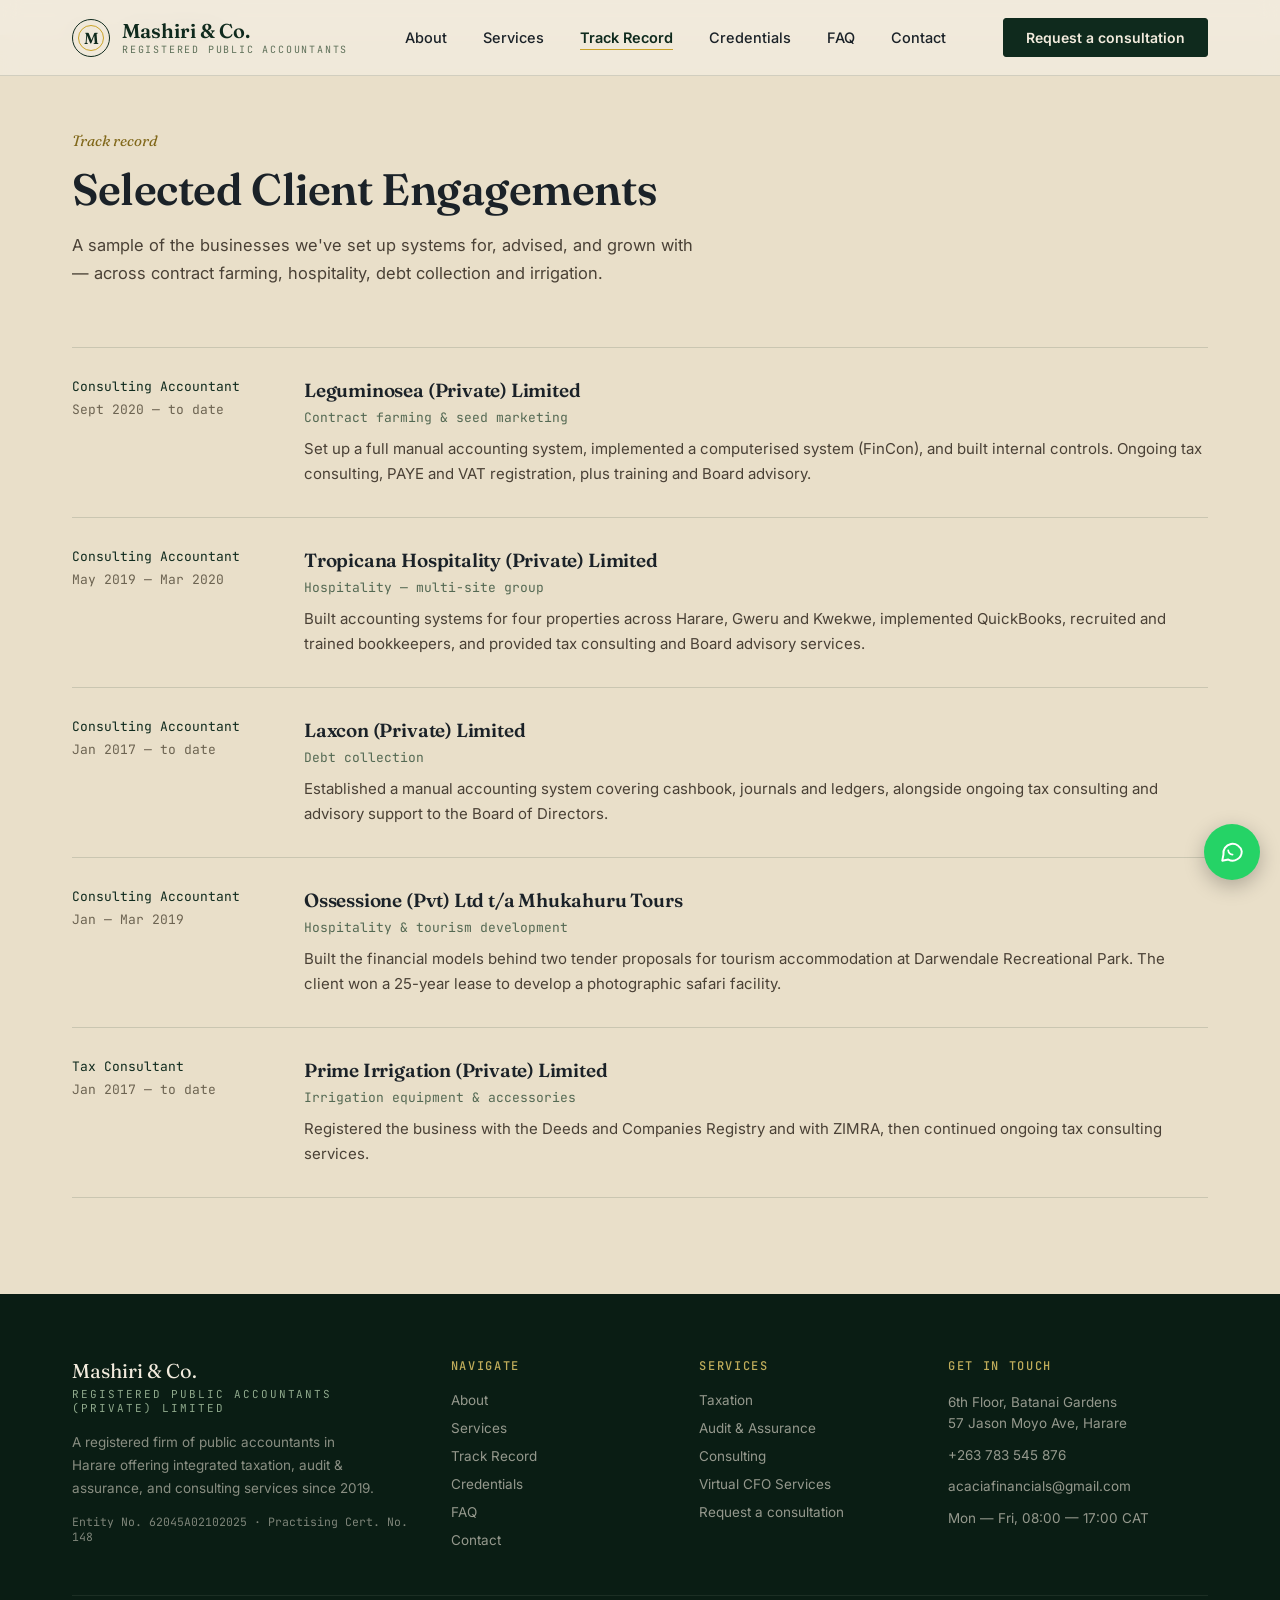
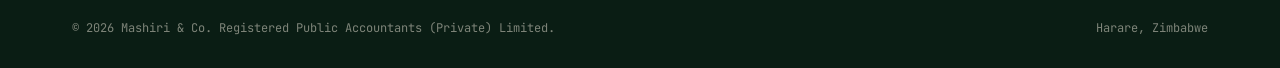
<file: track-record.html>
<!DOCTYPE html>
<html lang="en" class="no-js">
<head>
<script>document.documentElement.classList.remove('no-js');</script>
<meta charset="UTF-8">
<meta name="viewport" content="width=device-width, initial-scale=1.0">
<title>Client Engagements &amp; Track Record | Mashiri &amp; Co. — Harare</title>
<meta name="description" content="See selected client engagements from Mashiri &amp; Co. across contract farming, hospitality, debt collection and irrigation in Zimbabwe.">
<meta name="keywords" content="accounting client case studies Zimbabwe, Mashiri and Co clients, farming accounting Zimbabwe, hospitality bookkeeping Harare">
<meta name="robots" content="index, follow">
<meta name="theme-color" content="#0F2A1D">
<link rel="canonical" href="https://www.mashiriandco.co.zw/track-record.html">
<link rel="icon" href="data:image/svg+xml,%3Csvg xmlns='http://www.w3.org/2000/svg' viewBox='0 0 40 40'%3E%3Crect width='40' height='40' rx='8' fill='%230F2A1D'/%3E%3Ccircle cx='20' cy='20' r='13' fill='none' stroke='%23F2EBDD' stroke-width='1.5'/%3E%3Ccircle cx='20' cy='20' r='9' fill='none' stroke='%23C9A227' stroke-width='1'/%3E%3Ctext x='20' y='25' font-family='Georgia,serif' font-size='16' font-weight='600' fill='%23F2EBDD' text-anchor='middle'%3EM%3C/text%3E%3C/svg%3E">
<link rel="icon" type="image/png" sizes="32x32" href="favicon-32.png">
<link rel="icon" type="image/png" sizes="16x16" href="favicon-16.png">
<link rel="apple-touch-icon" sizes="180x180" href="apple-touch-icon.png">

<meta name="geo.region" content="ZW-HA">
<meta name="geo.placename" content="Harare">
<meta name="geo.position" content="-17.8292;31.0522">
<meta name="ICBM" content="-17.8292, 31.0522">

<meta property="og:type" content="website">
<meta property="og:site_name" content="Mashiri &amp; Co.">
<meta property="og:title" content="Client Engagements &amp; Track Record | Mashiri &amp; Co. — Harare">
<meta property="og:description" content="See selected client engagements from Mashiri &amp; Co. across contract farming, hospitality, debt collection and irrigation in Zimbabwe.">
<meta property="og:url" content="https://www.mashiriandco.co.zw/track-record.html">
<meta property="og:image" content="https://www.mashiriandco.co.zw/og-image.jpg">
<meta property="og:image:width" content="1200">
<meta property="og:image:height" content="630">
<meta property="og:locale" content="en_ZW">
<meta name="twitter:card" content="summary_large_image">
<meta name="twitter:title" content="Client Engagements &amp; Track Record | Mashiri &amp; Co. — Harare">
<meta name="twitter:description" content="See selected client engagements from Mashiri &amp; Co. across contract farming, hospitality, debt collection and irrigation in Zimbabwe.">
<meta name="twitter:image" content="https://www.mashiriandco.co.zw/og-image.jpg">

<script type="application/ld+json">
{
  "@context": "https://schema.org",
  "@type": "CollectionPage",
  "name": "Client Engagements | Mashiri & Co.",
  "about": {
    "@type": "AccountingService",
    "name": "Mashiri & Co. Registered Public Accountants (Private) Limited",
    "url": "https://www.mashiriandco.co.zw/",
    "logo": "https://www.mashiriandco.co.zw/og-image.jpg",
    "image": "https://www.mashiriandco.co.zw/og-image.jpg",
    "email": "acaciafinancials@gmail.com",
    "telephone": ["+263783545876", "+263718794615"],
    "address": {
      "@type": "PostalAddress",
      "streetAddress": "6th Floor, Batanai Gardens, 57 Jason Moyo Ave",
      "addressLocality": "Harare",
      "addressCountry": "ZW"
    },
    "geo": {
      "@type": "GeoCoordinates",
      "latitude": -17.8292,
      "longitude": 31.0522
    },
    "hasMap": "https://maps.google.com/?q=Batanai+Gardens+57+Jason+Moyo+Ave+Harare",
    "areaServed": ["Harare", "Bulawayo", "Zimbabwe"],
    "openingHoursSpecification": {
      "@type": "OpeningHoursSpecification",
      "dayOfWeek": ["Monday","Tuesday","Wednesday","Thursday","Friday"],
      "opens": "08:00",
      "closes": "17:00"
    },
    "priceRange": "$$",
    "sameAs": ["https://www.facebook.com/"]
  }
}
</script>

<link rel="preconnect" href="https://fonts.googleapis.com">
<link rel="preconnect" href="https://fonts.gstatic.com" crossorigin>
<link rel="stylesheet" href="https://fonts.googleapis.com/css2?family=Fraunces:opsz,wght@9..144,400;9..144,500;9..144,600&family=Inter:wght@400;500;600&family=JetBrains+Mono:wght@400;500&display=swap" media="print" onload="this.media='all'">
<noscript><link rel="stylesheet" href="https://fonts.googleapis.com/css2?family=Fraunces:opsz,wght@9..144,400;9..144,500;9..144,600&family=Inter:wght@400;500;600&family=JetBrains+Mono:wght@400;500&display=swap"></noscript>
<link rel="stylesheet" href="style.css">
</head>
<body>

<a href="#top" class="skip-link">Skip to main content</a>

<header id="site-header">
  <div class="nav">
    <a href="index.html" class="brand">
      <div class="brand-mark">M</div>
      <div class="brand-name">Mashiri &amp; Co.
        <span>REGISTERED PUBLIC ACCOUNTANTS</span>
      </div>
    </a>
    <div class="nav-mobile-panel" id="nav-mobile-panel">
      <nav class="links" id="nav-links" aria-label="Main navigation">
      <ul role="list">
        <li><a href="about.html">About</a></li>
        <li><a href="services.html">Services</a></li>
        <li><a href="track-record.html" aria-current="page">Track Record</a></li>
        <li><a href="credentials.html">Credentials</a></li>
        <li><a href="faq.html">FAQ</a></li>
        <li><a href="contact.html">Contact</a></li>
      </ul>
    </nav>
      <a href="contact.html" class="nav-cta" id="nav-cta">Request a consultation</a>
    </div>
    <button class="menu-toggle" id="menu-toggle" aria-label="Toggle menu" aria-expanded="false" aria-controls="nav-links">
      <svg width="24" height="24" viewBox="0 0 24 24" fill="none" stroke="currentColor" stroke-width="2" stroke-linecap="round" aria-hidden="true" focusable="false"><line x1="3" y1="6" x2="21" y2="6"/><line x1="3" y1="12" x2="21" y2="12"/><line x1="3" y1="18" x2="21" y2="18"/></svg>
    </button>
  </div>
</header>

<main id="top" tabindex="-1">

<nav class="breadcrumb" aria-label="Breadcrumb">
  <ol>
    <li><a href="index.html">Home</a></li>
    <li aria-current="page">Track Record</li>
  </ol>
</nav>

  <section class="journal" id="track-record">
    <div class="wrap">
      <div class="section-head reveal">
        <div class="section-eyebrow">Track record</div>
        <h1>Selected Client Engagements</h1>
        <p>A sample of the businesses we've set up systems for, advised, and grown with &mdash; across contract farming, hospitality, debt collection and irrigation.</p>
      </div>

      <div class="journal-list">
        <div class="journal-entry reveal">
          <div class="journal-meta">
            Consulting Accountant
            <span class="duration">Sept 2020 &mdash; to date</span>
          </div>
          <div class="journal-body">
            <h2>Leguminosea (Private) Limited</h2>
            <span class="industry mono">Contract farming &amp; seed marketing</span>
            <p class="summary">Set up a full manual accounting system, implemented a computerised system (FinCon), and built internal controls. Ongoing tax consulting, PAYE and VAT registration, plus training and Board advisory.</p>
          </div>
        </div>

        <div class="journal-entry reveal">
          <div class="journal-meta">
            Consulting Accountant
            <span class="duration">May 2019 &mdash; Mar 2020</span>
          </div>
          <div class="journal-body">
            <h2>Tropicana Hospitality (Private) Limited</h2>
            <span class="industry mono">Hospitality &mdash; multi-site group</span>
            <p class="summary">Built accounting systems for four properties across Harare, Gweru and Kwekwe, implemented QuickBooks, recruited and trained bookkeepers, and provided tax consulting and Board advisory services.</p>
          </div>
        </div>

        <div class="journal-entry reveal">
          <div class="journal-meta">
            Consulting Accountant
            <span class="duration">Jan 2017 &mdash; to date</span>
          </div>
          <div class="journal-body">
            <h2>Laxcon (Private) Limited</h2>
            <span class="industry mono">Debt collection</span>
            <p class="summary">Established a manual accounting system covering cashbook, journals and ledgers, alongside ongoing tax consulting and advisory support to the Board of Directors.</p>
          </div>
        </div>

        <div class="journal-entry reveal">
          <div class="journal-meta">
            Consulting Accountant
            <span class="duration">Jan &mdash; Mar 2019</span>
          </div>
          <div class="journal-body">
            <h2>Ossessione (Pvt) Ltd t/a Mhukahuru Tours</h2>
            <span class="industry mono">Hospitality &amp; tourism development</span>
            <p class="summary">Built the financial models behind two tender proposals for tourism accommodation at Darwendale Recreational Park. The client won a 25-year lease to develop a photographic safari facility.</p>
          </div>
        </div>

        <div class="journal-entry reveal">
          <div class="journal-meta">
            Tax Consultant
            <span class="duration">Jan 2017 &mdash; to date</span>
          </div>
          <div class="journal-body">
            <h2>Prime Irrigation (Private) Limited</h2>
            <span class="industry mono">Irrigation equipment &amp; accessories</span>
            <p class="summary">Registered the business with the Deeds and Companies Registry and with ZIMRA, then continued ongoing tax consulting services.</p>
          </div>
        </div>
      </div>
    </div>
  </section>

</main>

<footer>
  <div class="wrap">
    <div class="footer-grid">
      <div class="footer-col footer-brand-col">
        <div class="footer-brand">
          Mashiri &amp; Co.
          <span>REGISTERED PUBLIC ACCOUNTANTS (PRIVATE) LIMITED</span>
        </div>
        <p class="footer-desc">A registered firm of public accountants in Harare offering integrated taxation, audit &amp; assurance, and consulting services since 2019.</p>
        <p class="footer-reg mono">Entity No. 62045A02102025 &middot; Practising Cert. No. 148</p>
      </div>

      <div class="footer-col">
        <h2 class="footer-heading">Navigate</h2>
        <ul class="footer-links" role="list">
          <li><a href="about.html">About</a></li>
          <li><a href="services.html">Services</a></li>
          <li><a href="track-record.html">Track Record</a></li>
          <li><a href="credentials.html">Credentials</a></li>
          <li><a href="faq.html">FAQ</a></li>
          <li><a href="contact.html">Contact</a></li>
        </ul>
      </div>

      <div class="footer-col">
        <h2 class="footer-heading">Services</h2>
        <ul class="footer-links" role="list">
          <li><a href="services.html#taxation">Taxation</a></li>
          <li><a href="services.html#audit">Audit &amp; Assurance</a></li>
          <li><a href="services.html#consulting">Consulting</a></li>
          <li><a href="services.html#virtual-cfo">Virtual CFO Services</a></li>
          <li><a href="contact.html">Request a consultation</a></li>
        </ul>
      </div>

      <div class="footer-col">
        <h2 class="footer-heading">Get in touch</h2>
        <address class="footer-contact">
          6th Floor, Batanai Gardens<br>57 Jason Moyo Ave, Harare
        </address>
        <p class="footer-contact"><a href="tel:+263783545876">+263 783 545 876</a></p>
        <p class="footer-contact"><a href="mailto:acaciafinancials@gmail.com">acaciafinancials@gmail.com</a></p>
        <p class="footer-contact">Mon &mdash; Fri, 08:00 &mdash; 17:00 CAT</p>
      </div>
    </div>
    <div class="footer-bottom">
      <span>&copy; 2026 Mashiri &amp; Co. Registered Public Accountants (Private) Limited.</span>
      <span>Harare, Zimbabwe</span>
    </div>
  </div>
</footer>

<a href="https://wa.me/263783545876?text=Hi%2C%20I%27d%20like%20to%20enquire%20about%20your%20services." class="wa-float" target="_blank" rel="noopener noreferrer" aria-label="Chat with us on WhatsApp">
  <svg aria-hidden="true" focusable="false" width="26" height="26" viewBox="0 0 24 24" fill="none" stroke="currentColor" stroke-width="1.8" stroke-linecap="round" stroke-linejoin="round"><path d="M21 11.5a8.5 8.5 0 01-12.4 7.5L3 20l1.1-5.4A8.5 8.5 0 1121 11.5z"/><path d="M8.5 10.5c.3 2 2 3.7 4 4" stroke-width="1.6"/></svg>
</a>

<script src="main.js" defer></script>
</body>
</html>
</file>
<file: style.css>
:root{
  --ledger-green:#0F2A1D;
  --ledger-green-2:#173A28;
  --parchment:#F2EBDD;
  --parchment-2:#E9DFC9;
  --brass:#C9A227;
  --brass-soft:#E0C667;
  --ink:#1B2228;
  --sage:#8FA98C;
  --sage-deep:#5E7059;      /* sage, darkened for AA contrast on light backgrounds */
  --sage-d:#546953;          /* industry-tag text on parchment-2 (was failing AA) */
  --muted-brown:#6C6351;    /* replaces #8a7e68 (2.9–3.4:1) for dd-label / journal duration */
  --brass-deep:#81681A;     /* replaces --brass for text on light backgrounds (2.0:1 → 4.5:1) */
  --rule:rgba(15,42,29,0.14);
  --rule-light:rgba(242,235,221,0.18);
  --max:1200px;
  --header-h:88px;
}

*{box-sizing:border-box;}
html{scroll-behavior:smooth;}
body{
  margin:0;
  font-family:'Inter',sans-serif;
  color:var(--ink);
  background:var(--parchment);
  -webkit-font-smoothing:antialiased;
}
img{max-width:100%;display:block;}

.sr-only{
  position:absolute;
  width:1px;height:1px;
  padding:0;margin:-1px;
  overflow:hidden;
  clip:rect(0,0,0,0);
  white-space:nowrap;
  border:0;
}
.skip-link{
  position:absolute;
  left:12px; top:-60px;
  background:var(--ledger-green);
  color:var(--parchment);
  padding:12px 18px;
  border-radius:3px;
  font-family:'Inter',sans-serif;
  font-weight:600;
  font-size:14px;
  text-decoration:none;
  z-index:1000;
  transition:top 0.2s ease;
}
.skip-link:focus{top:12px;}

section[id], main[id]{scroll-margin-top:var(--header-h);}

h1,h2,h3,h4{
  font-family:'Fraunces',serif;
  font-weight:600;
  letter-spacing:-0.01em;
  margin:0;
}

.mono{font-family:'JetBrains Mono',monospace;}

a{color:inherit;}

.wrap{
  max-width:var(--max);
  margin:0 auto;
  padding:0 32px;
}

/* ============ Reduced motion ============ */
@media (prefers-reduced-motion: reduce){
  *{animation-duration:0.01ms !important; transition-duration:0.01ms !important; scroll-behavior:auto !important;}
}

/* ============ Focus states ============ */
a:focus-visible, button:focus-visible, input:focus-visible, textarea:focus-visible{
  outline:2px solid var(--brass);
  outline-offset:3px;
}

/* ============ Header ============ */
header{
  position:fixed;
  top:0; left:0; right:0;
  z-index:100;
  background:rgba(242,235,221,0.86);
  backdrop-filter:blur(10px);
  border-bottom:1px solid var(--rule);
  transition:background 0.3s ease;
}
.nav{
  display:flex;
  align-items:center;
  justify-content:space-between;
  padding:18px 32px;
  max-width:var(--max);
  margin:0 auto;
}
.brand{
  display:flex;
  align-items:center;
  gap:12px;
  text-decoration:none;
  color:var(--ledger-green);
}
.brand-mark{
  width:38px;height:38px;
  border:1.5px solid var(--ledger-green);
  border-radius:50%;
  display:flex;align-items:center;justify-content:center;
  font-family:'Fraunces',serif;
  font-weight:600;
  font-size:16px;
  position:relative;
}
.brand-mark::after{
  content:'';
  position:absolute;
  inset:5px;
  border:1px solid var(--brass);
  border-radius:50%;
}
.brand-name{
  font-family:'Fraunces',serif;
  font-size:20px;
  font-weight:600;
  line-height:1.1;
}
.brand-name span{
  display:block;
  font-family:'JetBrains Mono',monospace;
  font-size:10px;
  font-weight:400;
  letter-spacing:0.18em;
  color:var(--sage-deep);
  margin-top:2px;
}
nav.links ul{
  list-style:none;
  margin:0;
  padding:0;
  display:flex;
  gap:36px;
  font-size:14.5px;
  font-weight:500;
}
nav.links a{
  text-decoration:none;
  color:var(--ink);
  position:relative;
  padding-bottom:4px;
}
nav.links a[aria-current="page"]{color:var(--ledger-green); font-weight:600;}
nav.links a::after{
  content:'';
  position:absolute;
  left:0; bottom:0;
  width:0; height:1.5px;
  background:var(--brass);
  transition:width 0.25s ease;
}
nav.links a:hover::after, nav.links a[aria-current="page"]::after{width:100%;}

.nav-cta{
  background:var(--ledger-green);
  color:var(--parchment);
  padding:10px 22px;
  border-radius:3px;
  font-size:14px;
  font-weight:600;
  text-decoration:none;
  border:1px solid var(--ledger-green);
  transition:background 0.2s ease, color 0.2s ease;
}
.nav-cta:hover{
  background:transparent;
  color:var(--ledger-green);
}

.menu-toggle{
  display:none;
  background:none;
  border:none;
  cursor:pointer;
  padding:8px;
}
.menu-toggle svg{display:block;}

/* ============ Hero ============ */
.hero{
  position:relative;
  padding:170px 0 100px;
  background:var(--ledger-green);
  color:var(--parchment);
  overflow:hidden;
}
.hero::before{
  /* ledger ruled lines */
  content:'';
  position:absolute;
  inset:0;
  background-image:repeating-linear-gradient(
    to bottom,
    transparent 0,
    transparent 47px,
    var(--rule-light) 47px,
    var(--rule-light) 48px
  );
  opacity:0.5;
  pointer-events:none;
}
.hero::after{
  /* margin rule */
  content:'';
  position:absolute;
  top:0; bottom:0;
  left:90px;
  width:1px;
  background:rgba(201,162,39,0.35);
  pointer-events:none;
}
@media (max-width:820px){
  .hero::after{left:24px;}
}

.hero-inner{
  position:relative;
  display:grid;
  grid-template-columns:1.15fr 0.85fr;
  gap:64px;
  align-items:center;
}
@media (max-width:980px){
  .hero-inner{grid-template-columns:1fr; gap:48px;}
}
.hero-inner.hero-single{
  grid-template-columns:1fr;
  max-width:760px;
}

.entry-icon{
  width:40px;
  height:40px;
  border-radius:50%;
  border:1px solid rgba(201,162,39,0.45);
  display:flex;
  align-items:center;
  justify-content:center;
  margin-bottom:14px;
  background:rgba(201,162,39,0.06);
  flex-shrink:0;
}
.entry-icon svg{width:20px; height:20px; stroke:var(--brass-soft); fill:none;}
.ledger-entry:hover .entry-icon{border-color:var(--brass); background:rgba(201,162,39,0.12);}

.trust-strip-inner{gap:24px;}
.trust-icon{
  width:44px;
  height:44px;
  border-radius:50%;
  border:1px solid rgba(201,162,39,0.5);
  display:flex;
  align-items:center;
  justify-content:center;
  flex-shrink:0;
  background:rgba(201,162,39,0.08);
}
.trust-icon svg{width:22px; height:22px; stroke:var(--brass-soft); fill:none;}
.trust-strip-text{display:flex; align-items:flex-start; gap:18px;}
@media (max-width:600px){
  .trust-strip-text{flex-direction:column; align-items:flex-start;}
}

.eyebrow{
  font-family:'Fraunces',serif;
  font-style:italic;
  font-size:16px;
  color:var(--brass-soft);
  margin-bottom:18px;
}

.hero h1{
  font-size:clamp(40px, 6vw, 68px);
  line-height:1.05;
  font-weight:600;
  color:var(--parchment);
}
.hero h1 em{
  font-style:italic;
  color:var(--brass-soft);
  font-weight:500;
}
.hero p.lead{
  margin-top:24px;
  font-size:18px;
  line-height:1.7;
  color:rgba(242,235,221,0.78);
  max-width:520px;
}
.hero-cta-row{
  margin-top:38px;
  display:flex;
  gap:16px;
  flex-wrap:wrap;
}
.btn-primary{
  background:var(--brass);
  color:var(--ledger-green);
  padding:15px 30px;
  border-radius:3px;
  text-decoration:none;
  font-weight:600;
  font-size:15px;
  border:1px solid var(--brass);
  transition:transform 0.2s ease, box-shadow 0.2s ease;
  display:inline-flex;
  align-items:center;
  gap:10px;
}
.btn-primary:hover{
  transform:translateY(-2px);
  box-shadow:0 8px 20px rgba(201,162,39,0.25);
}
.btn-secondary{
  background:transparent;
  color:var(--parchment);
  padding:15px 30px;
  border-radius:3px;
  text-decoration:none;
  font-weight:600;
  font-size:15px;
  border:1px solid rgba(242,235,221,0.3);
  transition:border-color 0.2s ease, background 0.2s ease;
}
.btn-secondary:hover{
  border-color:var(--parchment);
  background:rgba(242,235,221,0.06);
}

/* ===== Ledger card (signature element) ===== */
/* ============ Section basics ============ */
section{padding:96px 0;}
.section-head{
  max-width:640px;
  margin-bottom:60px;
}
.section-eyebrow{
  font-family:'Fraunces',serif;
  font-style:italic;
  font-size:15px;
  color:var(--brass-deep);
  margin-bottom:14px;
}
.section-head h2{
  font-size:clamp(30px, 4vw, 44px);
  line-height:1.15;
}
.section-head p{
  margin-top:16px;
  font-size:16.5px;
  line-height:1.7;
  color:#4A4136;
}

/* ============ About ============ */
.about{
  background:var(--parchment);
}
.about-grid{
  display:grid;
  grid-template-columns:1fr 1fr;
  gap:64px;
  align-items:start;
}
@media (max-width:900px){
  .about-grid{grid-template-columns:1fr; gap:40px;}
}
.about-text p{
  font-size:16.5px;
  line-height:1.8;
  color:#3C3528;
  margin:0 0 18px;
}
.stat-grid{
  display:grid;
  grid-template-columns:repeat(2,1fr);
  gap:1px;
  background:var(--rule);
  border:1px solid var(--rule);
  border-radius:6px;
  overflow:hidden;
}
.stat{
  background:var(--parchment);
  padding:28px 24px;
  transition:background 0.2s ease;
}
.stat:hover{background:#fff;}
.stat .num{
  font-family:'Fraunces',serif;
  font-size:36px;
  font-weight:600;
  color:var(--ledger-green);
  display:flex;
  align-items:baseline;
  gap:4px;
}
.stat .num .unit{
  font-size:18px;
  color:var(--brass-deep);
  font-weight:600;
}
.stat .label{
  margin-top:8px;
  font-size:13px;
  color:#6b6151;
  letter-spacing:0.02em;
}

.values-heading{font-size:22px; margin-bottom:6px;}
.values-subhead{font-size:14.5px; color:#6b6151; margin:0 0 4px;}
.values-list{
  margin-top:28px;
  display:grid;
  gap:14px;
}
.value-item{
  display:flex;
  gap:16px;
  align-items:flex-start;
  padding:16px 0;
  border-top:1px solid var(--rule);
}
.value-item:first-child{border-top:none; padding-top:0;}
.value-mark{
  font-family:'JetBrains Mono',monospace;
  font-size:12px;
  color:var(--brass);
  margin-top:3px;
  flex-shrink:0;
  width:24px;
}
.value-item h4{
  font-size:16px;
  font-weight:600;
  font-family:'Inter',sans-serif;
  margin-bottom:4px;
}
.value-item p{
  font-size:14.5px;
  color:#6b6151;
  margin:0;
  line-height:1.6;
}

/* ============ Services - Ledger table ============ */
.services{
  background:var(--ledger-green);
  color:var(--parchment);
  position:relative;
}
.services .section-eyebrow{color:var(--brass-soft); opacity:0.85;}
.services .section-eyebrow::before{background:var(--brass-soft); opacity:0.6;}
.services .section-head h2{color:var(--parchment);}
.services .section-head p{color:rgba(242,235,221,0.82); font-size:16.5px;}

.ledger-table{
  border-top:1px solid rgba(242,235,221,0.18);
}
.ledger-entry{
  display:grid;
  grid-template-columns:64px 1fr 1.4fr;
  gap:32px;
  padding:32px 28px;
  margin:0 -28px;
  border-bottom:1px solid rgba(242,235,221,0.12);
  align-items:start;
  transition:background 0.3s ease, border-left-color 0.3s ease;
  border-left:3px solid transparent;
}
.ledger-entry:nth-child(even){
  background:rgba(242,235,221,0.03);
}
.ledger-entry:hover{
  background:rgba(201,162,39,0.07);
  border-left-color:var(--brass);
}
@media (max-width:780px){
  .ledger-entry{grid-template-columns:1fr; gap:12px; padding:26px 20px;}
}
.entry-code{
  font-family:'JetBrains Mono',monospace;
  font-size:13px;
  color:var(--brass);
  padding-top:4px;
}
.entry-title h3{
  font-size:22px;
  color:var(--parchment);
  font-weight:600;
}
.entry-title p{
  margin-top:8px;
  font-size:14.5px;
  color:rgba(242,235,221,0.72);
  font-family:'JetBrains Mono',monospace;
  letter-spacing:0.02em;
}
.entry-detail ul{
  list-style:none;
  margin:0;
  padding:0;
  display:grid;
  grid-template-columns:repeat(2,1fr);
  gap:10px 24px;
}
@media (max-width:560px){
  .entry-detail ul{grid-template-columns:1fr;}
}
.entry-detail li{
  font-size:14.5px;
  color:rgba(242,235,221,0.8);
  padding-left:18px;
  position:relative;
  line-height:1.5;
}
.entry-detail li::before{
  content:'—';
  position:absolute;
  left:0;
  color:var(--brass-soft);
}

/* ============ Track record / journal ============ */
.journal{
  background:var(--parchment-2);
}
.journal-list{
  display:grid;
  gap:0;
  border-top:1px solid var(--rule);
}
.journal-entry{
  display:grid;
  grid-template-columns:200px 1fr;
  gap:32px;
  padding:30px 0;
  border-bottom:1px solid var(--rule);
}
@media (max-width:780px){
  .journal-entry{grid-template-columns:1fr; gap:8px;}
}
.journal-meta{
  font-family:'JetBrains Mono',monospace;
  font-size:13px;
  color:var(--ledger-green);
}
.journal-meta .duration{
  display:block;
  margin-top:6px;
  color:var(--muted-brown);
  font-size:13px;
}
.journal-body h2, .journal-body h3{
  font-size:19px;
  font-weight:600;
  font-family:'Fraunces',serif;
  margin-bottom:4px;
}
.journal-body .industry{
  font-size:13px;
  color:var(--sage-d, #6f8a6c);
  font-family:'JetBrains Mono',monospace;
  margin-bottom:10px;
  display:inline-block;
}
.journal-body p.summary{
  font-size:15px;
  line-height:1.7;
  color:#4A4136;
  margin:0;
}

/* ============ Credentials strip ============ */
.credentials{
  background:var(--ledger-green);
  color:var(--parchment);
  padding:64px 0;
}
.cred-grid{
  display:grid;
  grid-template-columns:repeat(4,1fr);
  gap:32px;
  text-align:center;
}
@media (max-width:900px){
  .cred-grid{grid-template-columns:repeat(2,1fr);}
}
@media (max-width:520px){
  .cred-grid{grid-template-columns:1fr;}
}
.cred-item{
  border-left:1px solid rgba(242,235,221,0.15);
  padding:8px 20px;
  background:none;
  border-top:none; border-right:none; border-bottom:none;
  font-family:inherit;
  color:inherit;
  cursor:pointer;
  text-align:center;
  border-radius:4px;
  transition:background 0.2s ease;
}
.cred-item:hover{
  background:rgba(201,162,39,0.06);
}
.cred-item:first-child{border-left:none;}
@media (max-width:900px){
  .cred-item:nth-child(odd){border-left:none;}
}
@media (max-width:520px){
  .cred-item{border-left:none; border-top:1px solid rgba(242,235,221,0.15); padding-top:24px;}
  .cred-item:first-child{border-top:none; padding-top:8px;}
}
.cred-item .cred-label{
  font-family:'JetBrains Mono',monospace;
  font-size:11px;
  letter-spacing:0.15em;
  text-transform:uppercase;
  color:var(--brass-soft);
  margin-bottom:10px;
}
.cred-item .cred-value{
  font-family:'Fraunces',serif;
  font-size:20px;
  font-weight:600;
}
.cred-item .cred-sub{
  margin-top:6px;
  font-size:13px;
  color:rgba(242,235,221,0.78);
}
.cred-footnote{
  margin-top:36px;
  text-align:center;
  font-size:13px;
  color:rgba(242,235,221,0.6);
  font-family:'JetBrains Mono',monospace;
  letter-spacing:0.02em;
}

/* ============ Team ============ */
.team{
  background:var(--parchment);
}
.team-grid{
  display:grid;
  grid-template-columns:repeat(2,1fr);
  gap:40px;
}
@media (max-width:780px){
  .team-grid{grid-template-columns:1fr;}
}
.team-card{
  border:1px solid var(--rule);
  border-radius:8px;
  padding:32px;
  background:#fff;
  position:relative;
  overflow:hidden;
  transition:transform 0.25s ease, box-shadow 0.25s ease, border-color 0.25s ease;
}
.team-card:hover{
  transform:translateY(-4px);
  box-shadow:0 16px 32px -16px rgba(15,42,29,0.25);
  border-color:rgba(15,42,29,0.22);
}
.team-card::before{
  content:'';
  position:absolute;
  top:0; left:0;
  width:4px; height:100%;
  background:var(--brass);
}
.team-card .role{
  font-family:'Fraunces',serif;
  font-style:italic;
  font-size:14.5px;
  color:var(--brass-deep);
  margin-bottom:10px;
}
.team-card h3{
  font-size:24px;
  margin-bottom:14px;
}
.team-card p{
  font-size:15px;
  line-height:1.7;
  color:#4A4136;
  margin:0;
}

/* ============ Contact ============ */
.contact{
  background:var(--ledger-green);
  color:var(--parchment);
}
.contact .section-eyebrow{color:var(--brass-soft); opacity:0.85;}
.contact .section-eyebrow::before{background:var(--brass-soft); opacity:0.6;}
.contact .section-head h2{color:var(--parchment);}
.contact .section-head p{color:rgba(242,235,221,0.82); font-size:16.5px;}

.contact-grid{
  display:grid;
  grid-template-columns:1fr 1fr;
  gap:64px;
}
@media (max-width:900px){
  .contact-grid{grid-template-columns:1fr; gap:40px;}
}

.contact-details{
  display:grid;
  gap:24px;
}
.contact-row{
  display:flex;
  gap:18px;
  align-items:flex-start;
  padding-bottom:20px;
  border-bottom:1px solid rgba(242,235,221,0.12);
}
.contact-row:last-child{border-bottom:none;}
.contact-icon{
  width:40px;height:40px;
  border:1px solid rgba(201,162,39,0.4);
  border-radius:50%;
  display:flex;align-items:center;justify-content:center;
  flex-shrink:0;
  color:var(--brass-soft);
}
.contact-row .row-label{
  font-size:13px;
  text-transform:uppercase;
  letter-spacing:0.12em;
  font-family:'JetBrains Mono',monospace;
  color:var(--brass-soft);
  margin:0 0 6px;
  font-weight:500;
}
.contact-row address{font-style:normal;}
.contact-row p, .contact-row a{
  font-size:16px;
  color:var(--parchment);
  text-decoration:none;
  line-height:1.6;
}
.contact-row a:hover{color:var(--brass-soft);}

/* form */
.form-card{
  background:rgba(242,235,221,0.04);
  border:1px solid rgba(242,235,221,0.12);
  border-radius:6px;
  padding:32px;
}
.form-card h3{
  font-size:20px;
  color:var(--parchment);
  margin-bottom:6px;
}
.form-card .sub{
  font-size:14px;
  color:rgba(242,235,221,0.6);
  margin-bottom:24px;
}
.field{
  margin-bottom:18px;
}
.field label{
  display:block;
  font-size:12.5px;
  font-family:'JetBrains Mono',monospace;
  letter-spacing:0.08em;
  text-transform:uppercase;
  color:rgba(242,235,221,0.55);
  margin-bottom:8px;
}
.field input, .field select, .field textarea{
  width:100%;
  background:rgba(242,235,221,0.06);
  border:1px solid rgba(242,235,221,0.18);
  border-radius:3px;
  padding:12px 14px;
  color:var(--parchment);
  font-family:'Inter',sans-serif;
  font-size:14.5px;
  transition:border-color 0.2s ease, background 0.2s ease;
}
.field input::placeholder, .field textarea::placeholder{
  color:rgba(242,235,221,0.35);
}
.field input:focus, .field select:focus, .field textarea:focus{
  border-color:var(--brass);
  background:rgba(242,235,221,0.09);
  outline:none;
}
.field textarea{resize:vertical; min-height:100px;}

.submit-btn{
  width:100%;
  background:var(--brass);
  color:var(--ledger-green);
  border:1px solid var(--brass);
  padding:14px;
  border-radius:3px;
  font-weight:600;
  font-size:15px;
  cursor:pointer;
  transition:transform 0.2s ease, box-shadow 0.2s ease;
}
.submit-btn:hover{
  transform:translateY(-2px);
  box-shadow:0 8px 20px rgba(201,162,39,0.2);
}
.form-status{
  font-size:13.5px;
  color:var(--brass-soft);
  min-height:1.4em;
  margin-bottom:12px;
}
.form-status:empty{margin-bottom:0;}
.whatsapp-btn{
  display:block;
  text-align:center;
  margin-top:14px;
  font-size:13.5px;
  color:rgba(242,235,221,0.7);
  text-decoration:underline;
  text-underline-offset:3px;
}
.whatsapp-btn:hover{color:var(--brass-soft);}

/* ============ Footer ============ */
footer{
  background:#0A1D14;
  color:rgba(242,235,221,0.55);
  padding:64px 0 32px;
  font-size:13.5px;
}
.footer-grid{
  display:grid;
  grid-template-columns:1.6fr 1fr 1fr 1.2fr;
  gap:32px;
  border-bottom:1px solid rgba(242,235,221,0.08);
  padding-bottom:40px;
  margin-bottom:24px;
}
@media (max-width:880px){
  .footer-grid{grid-template-columns:1fr 1fr; gap:32px 24px;}
  .footer-brand-col{grid-column:1 / -1;}
}
@media (max-width:560px){
  .footer-grid{grid-template-columns:1fr;}
}
.footer-brand{
  font-family:'Fraunces',serif;
  font-size:20px;
  color:var(--parchment);
}
.footer-brand span{
  display:block;
  font-family:'JetBrains Mono',monospace;
  font-size:11px;
  letter-spacing:0.18em;
  color:var(--sage);
  margin-top:4px;
}
.footer-desc{
  margin-top:16px;
  font-size:13.5px;
  line-height:1.7;
  color:rgba(242,235,221,0.55);
  max-width:34ch;
}
.footer-reg{
  margin-top:14px;
  font-size:11.5px;
  color:rgba(242,235,221,0.5);
}
.footer-heading{
  font-family:'JetBrains Mono',monospace;
  font-size:12px;
  letter-spacing:0.14em;
  text-transform:uppercase;
  color:var(--brass-soft);
  opacity:0.85;
  margin:0 0 18px;
  font-weight:500;
}
.footer-links{
  list-style:none;
  margin:0;
  padding:0;
  display:flex;
  flex-direction:column;
  gap:12px;
}
.footer-links a{
  text-decoration:none;
  color:rgba(242,235,221,0.6);
  font-size:13.5px;
  transition:color 0.2s ease;
}
.footer-links a:hover{color:var(--brass-soft);}
.footer-contact{
  margin:0 0 10px;
  font-size:13.5px;
  line-height:1.6;
  color:rgba(242,235,221,0.6);
  font-style:normal;
}
.footer-contact a{color:inherit; text-decoration:none;}
.footer-contact a:hover{color:var(--brass-soft);}
.footer-bottom{
  display:flex;
  justify-content:space-between;
  flex-wrap:wrap;
  gap:12px;
  font-family:'JetBrains Mono',monospace;
  font-size:12px;
  color:rgba(242,235,221,0.5);
}

/* ============ Document Lightbox ============ */
.doc-overlay{
  position:fixed;
  inset:0;
  background:rgba(15,42,29,0.55);
  backdrop-filter:blur(3px);
  z-index:200;
  opacity:0;
  pointer-events:none;
  transition:opacity 0.3s ease;
}
.doc-overlay.open{
  opacity:1;
  pointer-events:auto;
}
.doc-lightbox{
  position:fixed;
  top:50%; left:50%;
  transform:translate(-50%, -48%) scale(0.97);
  width:min(560px, 90vw);
  max-height:80vh;
  overflow-y:auto;
  background:var(--parchment);
  border-radius:8px;
  z-index:201;
  opacity:0;
  pointer-events:none;
  transition:opacity 0.3s ease, transform 0.3s ease;
  box-shadow:0 40px 80px -30px rgba(0,0,0,0.5);
}
.doc-lightbox.open{
  opacity:1;
  pointer-events:auto;
  transform:translate(-50%, -50%) scale(1);
}
.doc-lightbox-head{
  padding:24px 28px;
  border-bottom:1px solid var(--rule);
  display:flex;
  justify-content:space-between;
  align-items:flex-start;
  position:sticky;
  top:0;
  background:var(--parchment);
}
.doc-lightbox-head .eyebrow{
  font-family:'JetBrains Mono',monospace;
  font-size:11px;
  letter-spacing:0.2em;
  text-transform:uppercase;
  color:var(--brass);
  margin-bottom:8px;
  display:block;
}
.doc-lightbox-head h3{font-size:20px;}
.doc-lightbox-body{padding:24px 28px 32px;}
.doc-detail-grid{
  display:grid;
  gap:14px;
}
.doc-detail-grid > div{
  display:flex;
  flex-direction:column;
  gap:4px;
  padding-bottom:12px;
  border-bottom:1px dashed var(--rule);
}
.doc-detail-grid > div:last-child{border-bottom:none; padding-bottom:0;}
.dd-label{
  font-family:'JetBrains Mono',monospace;
  font-size:11px;
  letter-spacing:0.1em;
  text-transform:uppercase;
  color:var(--muted-brown);
}
.dd-value{
  font-size:15px;
  color:var(--ink);
  line-height:1.5;
}
.dd-value.status-ok{
  color:#3f5a3c;
  font-weight:600;
}
.doc-verify-line{
  margin-top:18px;
  padding-top:18px;
  border-top:1px solid var(--rule);
  font-size:13px;
  color:var(--muted-brown);
  line-height:1.7;
}
.doc-file-area{
  margin-top:20px;
  padding-top:20px;
  border-top:1px solid var(--rule);
}
.doc-file-loading{
  font-size:13px;
  color:var(--muted-brown);
  font-style:italic;
}
.doc-file-pending{
  font-size:13.5px;
  color:var(--muted-brown);
  line-height:1.7;
  background:var(--parchment-2);
  padding:14px 16px;
  border-radius:4px;
}
.doc-file-found iframe{
  width:100%;
  height:420px;
  border:1px solid var(--rule);
  border-radius:4px;
  display:block;
}
.doc-download{
  margin-top:14px;
  display:inline-flex;
  color:var(--ledger-green);
  border-color:rgba(15,42,29,0.25);
}
.doc-download:hover{border-color:var(--ledger-green);}
.portal-close{
  background:none;
  border:1px solid var(--rule);
  border-radius:50%;
  width:36px;height:36px;
  display:flex;align-items:center;justify-content:center;
  cursor:pointer;
  color:var(--ink);
  flex-shrink:0;
  transition:border-color 0.2s ease, color 0.2s ease;
}
.portal-close:hover{
  border-color:var(--brass);
  color:var(--brass);
}

/* ============ Reveal on scroll ============
   Only the hero gets an entrance moment; everything else is
   present immediately, the way a printed page would be. */
.reveal{opacity:1; transform:none;}
.hero-inner > div > *{
  opacity:0;
  animation:hero-in 0.8s cubic-bezier(0.22,0.61,0.36,1) forwards;
}
.hero-inner > div > *:nth-child(1){animation-delay:0.05s;}
.hero-inner > div > *:nth-child(2){animation-delay:0.15s;}
.hero-inner > div > *:nth-child(3){animation-delay:0.25s;}
.hero-inner > div > *:nth-child(4){animation-delay:0.35s;}
@keyframes hero-in{
  from{opacity:0; transform:translateY(10px);}
  to{opacity:1; transform:translateY(0);}
}
@media (prefers-reduced-motion: reduce){
  .hero-inner > div > *{animation:none; opacity:1;}
}

/* ============ Header scroll state (class-based, not inline styles) ============ */
header.scrolled{
  background:rgba(242,235,221,0.96);
  box-shadow:0 4px 20px -10px rgba(15,42,29,0.15);
}

/* ============ Mobile nav ============ */
.nav-mobile-panel{display:contents;}
@media (max-width:880px){
  .nav-mobile-panel{
    display:none;
  }
  .nav-mobile-panel.mobile-open{
    display:flex;
    flex-direction:column;
    gap:22px;
    position:absolute;
    top:100%;
    left:0; right:0;
    background:var(--parchment);
    padding:28px 32px 32px;
    border-bottom:1px solid var(--rule);
    box-shadow:0 16px 32px -12px rgba(15,42,29,0.18);
  }
  .nav-mobile-panel.mobile-open nav.links ul{
    flex-direction:column;
    gap:18px;
    width:100%;
    font-size:16px;
  }
  .nav-mobile-panel.mobile-open .nav-cta{
    display:inline-flex;
    align-self:flex-start;
  }
  .menu-toggle{display:block;}
}

/* ============ Breadcrumbs ============ */
.breadcrumb{
  max-width:var(--max);
  margin:0 auto;
  padding:18px 32px 0;
}
.breadcrumb ol{
  list-style:none;
  margin:0; padding:0;
  display:flex;
  flex-wrap:wrap;
  gap:6px;
  font-family:'JetBrains Mono',monospace;
  font-size:12.5px;
}
.breadcrumb li:not(:last-child)::after{content:'/'; margin-left:6px; color:var(--rule);}
.breadcrumb a{color:var(--muted-brown); text-decoration:none;}
.breadcrumb a:hover{text-decoration:underline;}
.breadcrumb [aria-current="page"]{color:var(--ink);}

/* ============ Multi-page heading + section additions ============ */
.section-head h1, .section-head h2{
  font-size:clamp(30px, 4vw, 44px);
  line-height:1.15;
}
.services .section-head h1{color:var(--parchment);}
.contact .section-head h1{color:var(--parchment);}
.credentials .section-eyebrow{color:var(--brass-soft); opacity:0.85;}
.credentials .section-eyebrow::before{background:var(--brass-soft); opacity:0.6;}
.credentials .section-head p{color:rgba(242,235,221,0.82); font-size:16.5px;}
.entry-title h2{
  font-size:22px;
  color:var(--parchment);
  font-weight:600;
}
.entry-title a{color:inherit; text-decoration:none;}
.entry-title a:hover{text-decoration:underline;}
.journal-body h3 a, .journal-body h2 a{color:inherit; text-decoration:none;}
.journal-body h3 a:hover, .journal-body h2 a:hover{text-decoration:underline;}
.value-item h2{font-size:16px; margin-bottom:6px;}
.services-cta{margin-top:40px; text-align:center;}
.map-embed{
  margin-top:20px;
  border-radius:4px;
  overflow:hidden;
  border:1px solid var(--rule-light);
}

/* ============ Why Us ============ */
.why-us{
  background:var(--parchment-2);
  padding:64px 0;
}
.why-grid{
  display:grid;
  grid-template-columns:repeat(4, 1fr);
  gap:32px;
}
.why-item h3{
  font-size:17px;
  margin:10px 0 6px;
}
.why-item p{
  font-size:14.5px;
  color:#5A5142;
  line-height:1.6;
}
@media (max-width:880px){
  .why-grid{grid-template-columns:1fr 1fr; gap:24px;}
}
@media (max-width:560px){
  .why-grid{grid-template-columns:1fr;}
}

/* ============ Services: who-for + process ============ */
.who-for{
  font-size:15px;
  font-style:italic;
  color:rgba(242,235,221,0.8);
  margin:10px 0 14px;
  max-width:44ch;
}
.process-section{margin-top:80px;}
.process-grid{
  display:grid;
  grid-template-columns:repeat(4, 1fr);
  gap:28px;
  margin-top:20px;
}
.process-step h3{font-size:16px; margin:10px 0 6px; color:var(--parchment);}
.process-step p{font-size:14.5px; color:rgba(242,235,221,0.8); line-height:1.65;}
@media (max-width:880px){
  .process-grid{grid-template-columns:1fr 1fr;}
}
@media (max-width:560px){
  .process-grid{grid-template-columns:1fr;}
}

/* ============ FAQ (interactive accordion) ============ */
.faq-list{
  max-width:760px;
  display:flex;
  flex-direction:column;
  gap:14px;
}
.faq-item{
  border:1px solid var(--rule);
  border-radius:8px;
  background:var(--parchment);
  padding:6px 24px;
  transition:border-color 0.2s ease, box-shadow 0.2s ease;
}
.faq-item[open]{
  border-color:rgba(15,42,29,0.28);
  box-shadow:0 10px 24px -16px rgba(15,42,29,0.3);
}
.faq-item summary{
  list-style:none;
  cursor:pointer;
  padding:20px 0;
  display:flex;
  align-items:center;
  justify-content:space-between;
  gap:20px;
  font-family:'Fraunces',serif;
  font-size:18px;
  font-weight:600;
  color:var(--ink);
}
.faq-item summary::-webkit-details-marker{display:none;}
.faq-item summary::after{
  content:'';
  flex-shrink:0;
  width:11px; height:11px;
  border-right:2px solid var(--brass-deep);
  border-bottom:2px solid var(--brass-deep);
  transform:rotate(45deg);
  transition:transform 0.25s ease;
  margin-top:-4px;
}
.faq-item[open] summary::after{
  transform:rotate(-135deg);
  margin-top:4px;
}
.faq-item summary:hover span{text-decoration:underline; text-underline-offset:3px;}
.faq-item p{
  font-size:15px;
  line-height:1.7;
  color:#4A4136;
  margin:0 0 22px;
  max-width:64ch;
}
@media (max-width:560px){
  .faq-item summary{font-size:16.5px;}
}

/* ============ Trust strip ============ */
.trust-strip{
  background:var(--ledger-green);
  padding:36px 0;
}
.trust-strip-inner{
  display:flex;
  align-items:center;
  justify-content:space-between;
  flex-wrap:wrap;
  gap:20px;
}
.trust-strip-text .section-eyebrow{
  color:var(--brass-soft);
  opacity:0.9;
  margin-bottom:6px;
}
.trust-strip-text p{
  color:rgba(242,235,221,0.85);
  font-size:15px;
  max-width:56ch;
  margin:0;
}
.trust-strip .btn-secondary{
  border-color:rgba(242,235,221,0.4);
  color:var(--parchment);
  white-space:nowrap;
}
.trust-strip .btn-secondary:hover{border-color:var(--brass-soft); color:var(--brass-soft);}

/* ============ Final CTA banner ============ */
.cta-banner{
  background:var(--parchment-2);
  padding:72px 0;
  text-align:center;
}
.cta-banner-inner h2{
  font-size:clamp(28px, 3.6vw, 38px);
  margin-bottom:12px;
}
.cta-banner-inner p{
  font-size:16px;
  color:#5A5142;
  margin-bottom:28px;
}
.cta-banner .hero-cta-row{justify-content:center;}
.cta-banner .btn-secondary{
  color:var(--ledger-green);
  border-color:rgba(15,42,29,0.3);
}
.cta-banner .btn-secondary:hover{border-color:var(--ledger-green);}

/* ============ Document Library ============ */
.doc-library{
  margin-top:48px;
  padding-top:40px;
  border-top:1px solid rgba(242,235,221,0.15);
}
.doc-library-heading{
  font-family:'Fraunces',serif;
  font-size:20px;
  color:var(--parchment);
  margin:0 0 6px;
}
.doc-library-sub{
  font-size:14.5px;
  color:rgba(242,235,221,0.75);
  margin:0 0 20px;
}
.doc-library-list{
  list-style:none;
  margin:0;
  padding:0;
  display:flex;
  flex-direction:column;
  gap:1px;
  background:rgba(242,235,221,0.08);
}
.doc-library-list li{
  display:flex;
  justify-content:space-between;
  align-items:center;
  padding:16px 20px;
  background:var(--ledger-green);
}
.doc-library-name{
  font-size:14.5px;
  color:var(--parchment);
}
.doc-library-status{
  font-size:13px;
  color:rgba(242,235,221,0.72);
}
.doc-library-status.pending{color:var(--brass-soft); opacity:0.8;}
.doc-library-download{
  font-family:'JetBrains Mono',monospace;
  font-size:12.5px;
  letter-spacing:0.04em;
  color:var(--brass-soft);
  text-decoration:none;
  border:1px solid rgba(224,198,103,0.4);
  padding:6px 14px;
  border-radius:3px;
  transition:border-color 0.2s ease, background 0.2s ease;
}
.doc-library-download:hover{background:rgba(224,198,103,0.1); border-color:var(--brass-soft);}
@media (max-width:560px){
  .doc-library-list li{flex-direction:column; align-items:flex-start; gap:10px;}
}

/* ============ Floating WhatsApp button ============ */
.wa-float{
  position:fixed;
  right:20px;
  bottom:20px;
  width:56px;
  height:56px;
  border-radius:50%;
  background:#25D366;
  color:#ffffff;
  display:flex;
  align-items:center;
  justify-content:center;
  box-shadow:0 6px 20px rgba(0,0,0,0.25);
  z-index:150;
  transition:transform 0.2s ease, box-shadow 0.2s ease;
}
.wa-float:hover{
  transform:translateY(-3px);
  box-shadow:0 10px 26px rgba(0,0,0,0.3);
}
.wa-float:focus-visible{
  outline:2px solid var(--brass);
  outline-offset:3px;
}
@media (max-width:560px){
  .wa-float{right:16px; bottom:16px; width:50px; height:50px;}
}
@media (prefers-reduced-motion: reduce){
  .wa-float{transition:none;}
}

/* ============ Send Documents ============ */
.send-docs{
  background:var(--parchment-2);
  padding:64px 0;
}
.send-docs-grid{
  display:grid;
  grid-template-columns:repeat(3, 1fr);
  gap:24px;
}
.send-docs-card{
  background:var(--parchment);
  border:1px solid var(--rule);
  border-radius:8px;
  padding:26px;
  transition:transform 0.25s ease, box-shadow 0.25s ease, border-color 0.25s ease;
}
.send-docs-card:hover{
  transform:translateY(-4px);
  box-shadow:0 16px 32px -18px rgba(15,42,29,0.28);
  border-color:rgba(15,42,29,0.22);
}
.send-docs-icon{
  width:42px; height:42px;
  border-radius:50%;
  background:var(--ledger-green);
  color:var(--parchment);
  display:flex;
  align-items:center;
  justify-content:center;
  margin-bottom:14px;
}
.send-docs-card h3{font-size:17px; margin-bottom:8px;}
.send-docs-card p{font-size:14px; color:#5A5142; line-height:1.6; margin-bottom:14px;}
.send-docs-link{
  font-family:'JetBrains Mono',monospace;
  font-size:13px;
  color:var(--muted-brown);
  text-decoration:none;
}
.send-docs-link:hover{text-decoration:underline;}
.send-docs-note{
  margin-top:32px;
  font-size:14px;
  color:#5A5142;
  max-width:70ch;
}
@media (max-width:880px){
  .send-docs-grid{grid-template-columns:1fr;}
}
</file>
